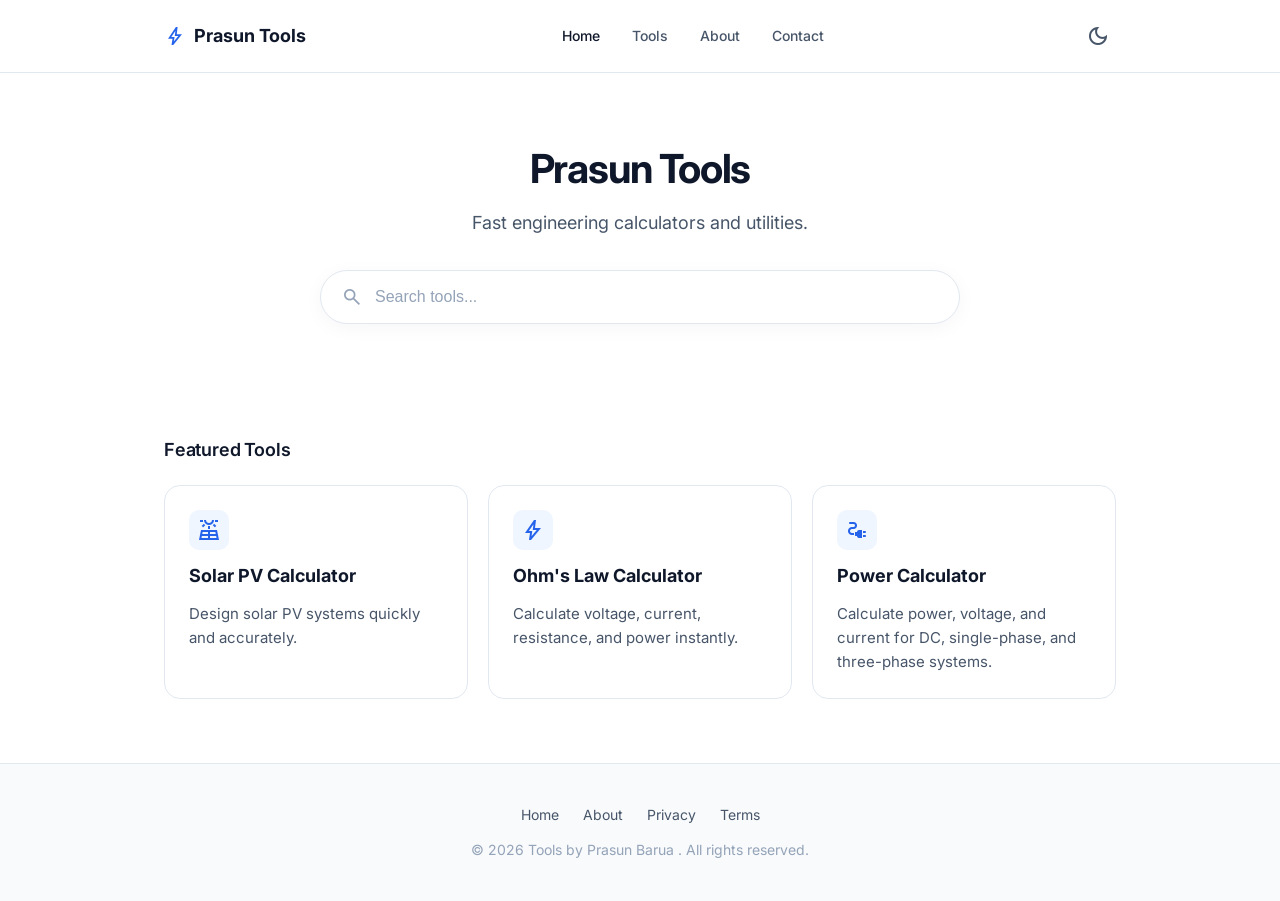
<file: index.html>
<!DOCTYPE html>
<html lang="en" data-theme="light">
<head>
    <!-- Google tag (gtag.js) -->
<script async src="https://www.googletagmanager.com/gtag/js?id=G-D5NNN0SFP0"></script>
<script>
  window.dataLayer = window.dataLayer || [];
  function gtag(){dataLayer.push(arguments);}
  gtag('js', new Date());

  gtag('config', 'G-D5NNN0SFP0');
</script>

    <meta charset="UTF-8">
    <meta name="viewport" content="width=device-width, initial-scale=1.0">
    <title>Prasun Tools — Fast engineering calculators and utilities</title>
    <meta name="description" content="Fast, free, and privacy-friendly engineering calculators and utilities for professionals.">

    
    <!-- Canonical Link -->
    <link rel="canonical" href="https://tools.prasunbarua.com/">

    <!-- Favicon -->
    <link rel="icon" type="image/x-icon" href="/favicon.ico">
    
    <!-- Google Material Symbols -->
    <link rel="stylesheet" href="https://fonts.googleapis.com/css2?family=Material+Symbols+Outlined:opsz,wght,FILL,GRAD@24,400,1,0" />
    
    <!-- Google Fonts -->
    <link rel="preconnect" href="https://fonts.googleapis.com">
    <link rel="preconnect" href="https://fonts.gstatic.com" crossorigin>
    <link href="https://fonts.googleapis.com/css2?family=Inter:wght@400;500;600;700&display=swap" rel="stylesheet">

    <!-- Theme Initializer Script to prevent flash -->
    <script>
        const updateThemeFromDevice = () => {
            const systemPrefersDark = window.matchMedia('(prefers-color-scheme: dark)').matches;
            document.documentElement.setAttribute('data-theme', systemPrefersDark ? 'dark' : 'light');
        };
        updateThemeFromDevice();
        window.matchMedia('(prefers-color-scheme: dark)').addEventListener('change', (e) => {
            document.documentElement.setAttribute('data-theme', e.matches ? 'dark' : 'light');
        });
    </script>

    <style>
        /* CSS Variables - Modern Engineering Theme */
        :root {
            --bg-main: #ffffff;
            --bg-secondary: #f8fafc;
            --surface: #ffffff;
            --surface-hover: #f1f5f9;
            --text-primary: #0f172a;
            --text-secondary: #475569;
            --text-muted: #94a3b8;
            --border-light: #e2e8f0;
            --border-hover: #cbd5e1;
            --brand-blue: #2563eb;
            --brand-blue-light: #eff6ff;
            
            --font-sans: 'Inter', -apple-system, BlinkMacSystemFont, "Segoe UI", Roboto, sans-serif;
            --radius-lg: 16px;
            --radius-full: 9999px;
            --transition-smooth: 0.25s ease;
            --container-width: 1000px;
        }

        [data-theme="dark"] {
            --bg-main: #020617;
            --bg-secondary: #0f172a;
            --surface: #0f172a;
            --surface-hover: #1e293b;
            --text-primary: #f8fafc;
            --text-secondary: #94a3b8;
            --text-muted: #64748b;
            --border-light: #1e293b;
            --border-hover: #334155;
            --brand-blue: #3b82f6;
            --brand-blue-light: rgba(59, 130, 246, 0.1);
        }

        *, *::before, *::after { box-sizing: border-box; margin: 0; padding: 0; }
        body {
            font-family: var(--font-sans);
            background-color: var(--bg-main);
            color: var(--text-primary);
            line-height: 1.6;
            -webkit-font-smoothing: antialiased;
        }
        
        a { text-decoration: none; color: inherit; }
        ul { list-style: none; }
        
        .container {
            width: 100%;
            max-width: var(--container-width);
            margin: 0 auto;
            padding: 0 1.5rem;
        }

        /* Header Navigation */
        .site-header {
            position: sticky;
            top: 0;
            z-index: 100;
            background: var(--bg-main);
            border-bottom: 1px solid var(--border-light);
            backdrop-filter: blur(12px);
        }

        .header-inner {
            display: flex;
            align-items: center;
            justify-content: space-between;
            height: 4.5rem;
        }

        .logo {
            display: flex;
            align-items: center;
            gap: 0.5rem;
            font-weight: 700;
            font-size: 1.125rem;
            color: var(--text-primary);
        }
        
        .logo-icon {
            color: var(--brand-blue);
            font-size: 1.375rem;
        }

        .desktop-nav {
            display: flex;
            align-items: center;
            gap: 2rem;
        }

        .desktop-nav a {
            font-size: 0.875rem;
            font-weight: 500;
            color: var(--text-secondary);
            transition: color var(--transition-smooth);
        }

        .desktop-nav a:hover, .desktop-nav a.active {
            color: var(--text-primary);
        }

        .header-actions {
            display: flex;
            align-items: center;
            gap: 0.75rem;
        }

        .icon-btn {
            background: none;
            border: none;
            cursor: pointer;
            color: var(--text-secondary);
            display: flex;
            align-items: center;
            justify-content: center;
            width: 2.25rem;
            height: 2.25rem;
            border-radius: var(--radius-full);
            transition: background var(--transition-smooth), color var(--transition-smooth);
        }
        .icon-btn:hover {
            background: var(--surface-hover);
            color: var(--text-primary);
        }

        .mobile-menu-btn { display: none; }

        /* Mobile Menu */
        .mobile-menu {
            display: none;
            position: fixed;
            top: 4.5rem;
            left: 0;
            right: 0;
            background: var(--bg-main);
            border-bottom: 1px solid var(--border-light);
            padding: 1.5rem;
            flex-direction: column;
            gap: 1rem;
            z-index: 99;
        }
        .mobile-menu.active { display: flex; }
        .mobile-menu a {
            font-size: 1.125rem;
            font-weight: 600;
            color: var(--text-primary);
            padding: 0.5rem 0;
            border-bottom: 1px solid var(--border-light);
        }

        /* Hero Section */
        .hero-section {
            padding: 4rem 0 2.5rem;
            text-align: center;
        }

        .hero-section h1 {
            font-size: 2.5rem;
            letter-spacing: -0.03em;
            margin-bottom: 0.5rem;
            color: var(--text-primary);
        }
        
        .hero-section p {
            font-size: 1.125rem;
            color: var(--text-secondary);
            margin-bottom: 2rem;
        }

        /* Clean Search Box */
        .search-wrapper {
            width: 100%;
            max-width: 640px;
            margin: 0 auto 3rem;
        }

        .search-container {
            display: flex;
            align-items: center;
            background: var(--surface);
            border: 1px solid var(--border-light);
            border-radius: var(--radius-full);
            height: 54px;
            padding: 0 1.25rem;
            gap: 0.75rem;
            box-shadow: 0 4px 20px rgba(0,0,0,0.04);
            transition: all var(--transition-smooth);
        }

        .search-container:focus-within {
            border-color: var(--brand-blue);
            box-shadow: 0 0 0 3px rgba(37,99,235,0.12);
        }

        .search-icon {
            color: var(--text-muted);
            font-size: 22px;
            flex-shrink: 0;
        }

        .search-container input {
            flex: 1;
            width: 100%;
            border: none;
            outline: none;
            background: transparent;
            color: var(--text-primary);
            font-size: 1rem;
            line-height: 1.5;
        }

        .search-container input::placeholder {
            color: var(--text-muted);
        }

        /* Featured Tools Section */
        .featured-tools {
            padding: 1.5rem 0 4rem;
        }

        .section-title {
            font-size: 1.125rem;
            font-weight: 600;
            margin-bottom: 1.25rem;
            color: var(--text-primary);
            letter-spacing: -0.01em;
        }

        .tool-grid {
            display: grid;
            grid-template-columns: repeat(auto-fit, minmax(280px, 1fr));
            gap: 1.25rem;
        }

        .tool-card {
            background: var(--surface);
            border: 1px solid var(--border-light);
            border-radius: var(--radius-lg);
            padding: 1.5rem;
            transition: all var(--transition-smooth);
            display: flex;
            flex-direction: column;
            gap: 0.75rem;
            position: relative;
        }

        .tool-card:hover {
            border-color: var(--border-hover);
            transform: translateY(-2px);
            box-shadow: 0 6px 16px rgba(0,0,0,0.04);
        }

        .tool-icon-wrapper {
            font-size: 24px;
            color: var(--brand-blue);
            background: var(--brand-blue-light);
            padding: 0.5rem;
            border-radius: 10px;
            width: fit-content;
            display: flex;
            align-items: center;
            justify-content: center;
        }

        .tool-card h3 {
            font-size: 1.125rem;
            color: var(--text-primary);
        }

        .tool-card p {
            font-size: 0.9375rem;
            color: var(--text-secondary);
        }

        /* No Results State */
        .no-results {
            display: none;
            text-align: center;
            padding: 3rem 0;
            color: var(--text-muted);
            font-size: 0.9375rem;
            grid-column: 1 / -1;
        }

        /* Footer */
        .site-footer {
            border-top: 1px solid var(--border-light);
            padding: 2.5rem 0;
            text-align: center;
            font-size: 0.875rem;
            color: var(--text-muted);
            background: var(--bg-secondary);
        }

        .footer-links {
            display: flex;
            justify-content: center;
            gap: 1.5rem;
            margin-bottom: 0.75rem;
        }

        .footer-links a {
            color: var(--text-secondary);
            transition: color var(--transition-smooth);
        }
        .footer-links a:hover { color: var(--text-primary); }

        /* Mobile Adjustments */
        @media(max-width: 768px) {
            .desktop-nav { display: none; }
            .mobile-menu-btn { display: flex; }
            .hero-section { padding: 3rem 0 2rem; }
            .hero-section h1 { font-size: 2.125rem; }
            .search-container { height: 48px; padding: 0 1rem; }
        }
    </style>
    <script async src="https://pagead2.googlesyndication.com/pagead/js/adsbygoogle.js?client=ca-pub-8736637194399168"
     crossorigin="anonymous"></script>
</head>

<body>

    <!-- Header Navigation -->
    <header class="site-header">
        <div class="container header-inner">
            <a href="/" class="logo" aria-label="Prasun Tools Home">
                <span class="material-symbols-outlined logo-icon" aria-hidden="true">bolt</span>
                <span>Prasun Tools</span>
            </a>
            
            <nav class="desktop-nav" aria-label="Main Navigation">
                <a href="/" class="active">Home</a>
                <a href="#tools-grid">Tools</a>
                <a href="/about.html">About</a>
                <a href="/contact.html">Contact</a>
            </nav>

            <div class="header-actions">
                <button id="theme-toggle" class="icon-btn" aria-label="Toggle dark and light mode">
                    <span class="material-symbols-outlined" aria-hidden="true">dark_mode</span>
                </button>
                <button class="icon-btn mobile-menu-btn" aria-label="Open navigation menu" aria-expanded="false" aria-controls="mobile-menu">
                    <span class="material-symbols-outlined" aria-hidden="true">menu</span>
                </button>
            </div>
        </div>
    </header>

    <!-- Mobile Dropdown Menu -->
    <nav id="mobile-menu" class="mobile-menu" aria-label="Mobile Navigation">
        <a href="/">Home</a>
        <a href="#tools-grid">Tools</a>
        <a href="/about.html">About</a>
        <a href="/contact.html">Contact</a>
    </nav>

    <!-- Main Content Area -->
    <main>
        
        <!-- Hero Section -->
        <section class="hero-section">
            <div class="container">
                <h1>Prasun Tools</h1>
                <p>Fast engineering calculators and utilities.</p>
                
                <!-- Search Box -->
                <div class="search-wrapper">
                    <div class="search-container" role="search">
                        <span class="material-symbols-outlined search-icon" aria-hidden="true">search</span>
                        <input 
                            type="text" 
                            id="tool-search"
                            placeholder="Search tools..."
                            aria-label="Search tools"
                            autocomplete="off"
                        >
                    </div>
                </div>
            </div>
        </section>

        <!-- Featured Tools Section -->
        <section class="featured-tools">
            <div class="container">
                <h2 class="section-title">Featured Tools</h2>
                
                <div class="tool-grid" id="tools-grid">
                    
                    <!-- Solar PV Calculator Card -->
                    <a href="/tools/solar-pv-calculator.html" class="tool-card" data-name="solar pv calculator energy design panels system">
                        <div class="tool-icon-wrapper">
                            <span class="material-symbols-outlined" aria-hidden="true">solar_power</span>
                        </div>
                        <h3>Solar PV Calculator</h3>
                        <p>Design solar PV systems quickly and accurately.</p>
                    </a>

                    <!-- Ohm's Law / Electrical Calculator Card -->
                    <a href="/tools/ohms-law-calculator.html" class="tool-card" data-name="electrical calculator ohms law voltage current resistance power">
                        <div class="tool-icon-wrapper">
                            <span class="material-symbols-outlined" aria-hidden="true">bolt</span>
                        </div>
                        <h3>Ohm's Law Calculator</h3>
                        <p>Calculate voltage, current, resistance, and power instantly.</p>
                    </a>

                    <!-- Power Calculator Card -->
<a href="/tools/power-calculator.html"
   class="tool-card"
   data-name="power calculator electrical power dc ac single phase three phase voltage current power factor">

    <div class="tool-icon-wrapper">
        <span class="material-symbols-outlined" aria-hidden="true">
            electrical_services
        </span>
    </div>

    <h3>Power Calculator</h3>

    <p>
        Calculate power, voltage, and current for DC,
        single-phase, and three-phase systems.
    </p>

</a>

                    <!-- Empty State Message -->
                    <div id="no-results-msg" class="no-results">
                        No tools found matching your search. Try searching for "solar" or "ohm".
                    </div>

                </div>
            </div>
        </section>

    </main>

    <!-- Footer Section -->
    <footer class="site-footer">
        <div class="container">
            <div class="footer-links">
                <a href="/">Home</a>
                <a href="/about.html">About</a>
                <a href="/privacy-policy.html">Privacy</a>
                <a href="/terms.html">Terms</a>
            </div>
            <p>
    &copy; 2026 Tools by
    <a href="https://www.prasunbarua.com"
       target="_blank"
       rel="noopener noreferrer">
        Prasun Barua
    </a>.
    All rights reserved.
</p>
        </div>
    </footer>

    <!-- Client-Side Functionality: Theme Toggle, Search Filter, and Mobile Navigation -->
    <script>
        // 1. Theme Toggle Management
        const themeToggle = document.getElementById('theme-toggle');
        const themeIcon = themeToggle.querySelector('.material-symbols-outlined');

        const updateThemeIcon = (theme) => {
            themeIcon.textContent = theme === 'dark' ? 'light_mode' : 'dark_mode';
        };

        // Initialize icon based on current document attribute
        updateThemeIcon(document.documentElement.getAttribute('data-theme'));

        themeToggle.addEventListener('click', () => {
            const currentTheme = document.documentElement.getAttribute('data-theme');
            const newTheme = currentTheme === 'dark' ? 'light' : 'dark';
            document.documentElement.setAttribute('data-theme', newTheme);
            updateThemeIcon(newTheme);
        });

        // 2. Mobile Navigation Toggle
        const mobileMenuBtn = document.querySelector('.mobile-menu-btn');
        const mobileMenu = document.getElementById('mobile-menu');
        const menuIcon = mobileMenuBtn.querySelector('.material-symbols-outlined');

        mobileMenuBtn.addEventListener('click', () => {
            const isOpen = mobileMenu.classList.toggle('active');
            mobileMenuBtn.setAttribute('aria-expanded', isOpen);
            menuIcon.textContent = isOpen ? 'close' : 'menu';
        });

        // Close mobile menu when clicking any link
        mobileMenu.querySelectorAll('a').forEach(link => {
            link.addEventListener('click', () => {
                mobileMenu.classList.remove('active');
                mobileMenuBtn.setAttribute('aria-expanded', 'false');
                menuIcon.textContent = 'menu';
            });
        });

        // 3. Instant Live Search Filtering
        const searchInput = document.getElementById('tool-search');
        const toolCards = document.querySelectorAll('.tool-card');
        const noResultsMsg = document.getElementById('no-results-msg');

        searchInput.addEventListener('input', (e) => {
            const query = e.target.value.toLowerCase().trim();
            let visibleCount = 0;

            toolCards.forEach(card => {
                const keywords = card.getAttribute('data-name') || '';
                const title = card.querySelector('h3').textContent.toLowerCase();
                const description = card.querySelector('p').textContent.toLowerCase();

                if (keywords.includes(query) || title.includes(query) || description.includes(query)) {
                    card.style.display = 'flex';
                    visibleCount++;
                } else {
                    card.style.display = 'none';
                }
            });

            // Handle empty state message display
            if (visibleCount === 0) {
                noResultsMsg.style.display = 'block';
            } else {
                noResultsMsg.style.display = 'none';
            }
        });
    </script>
</body>
</html>
</file>
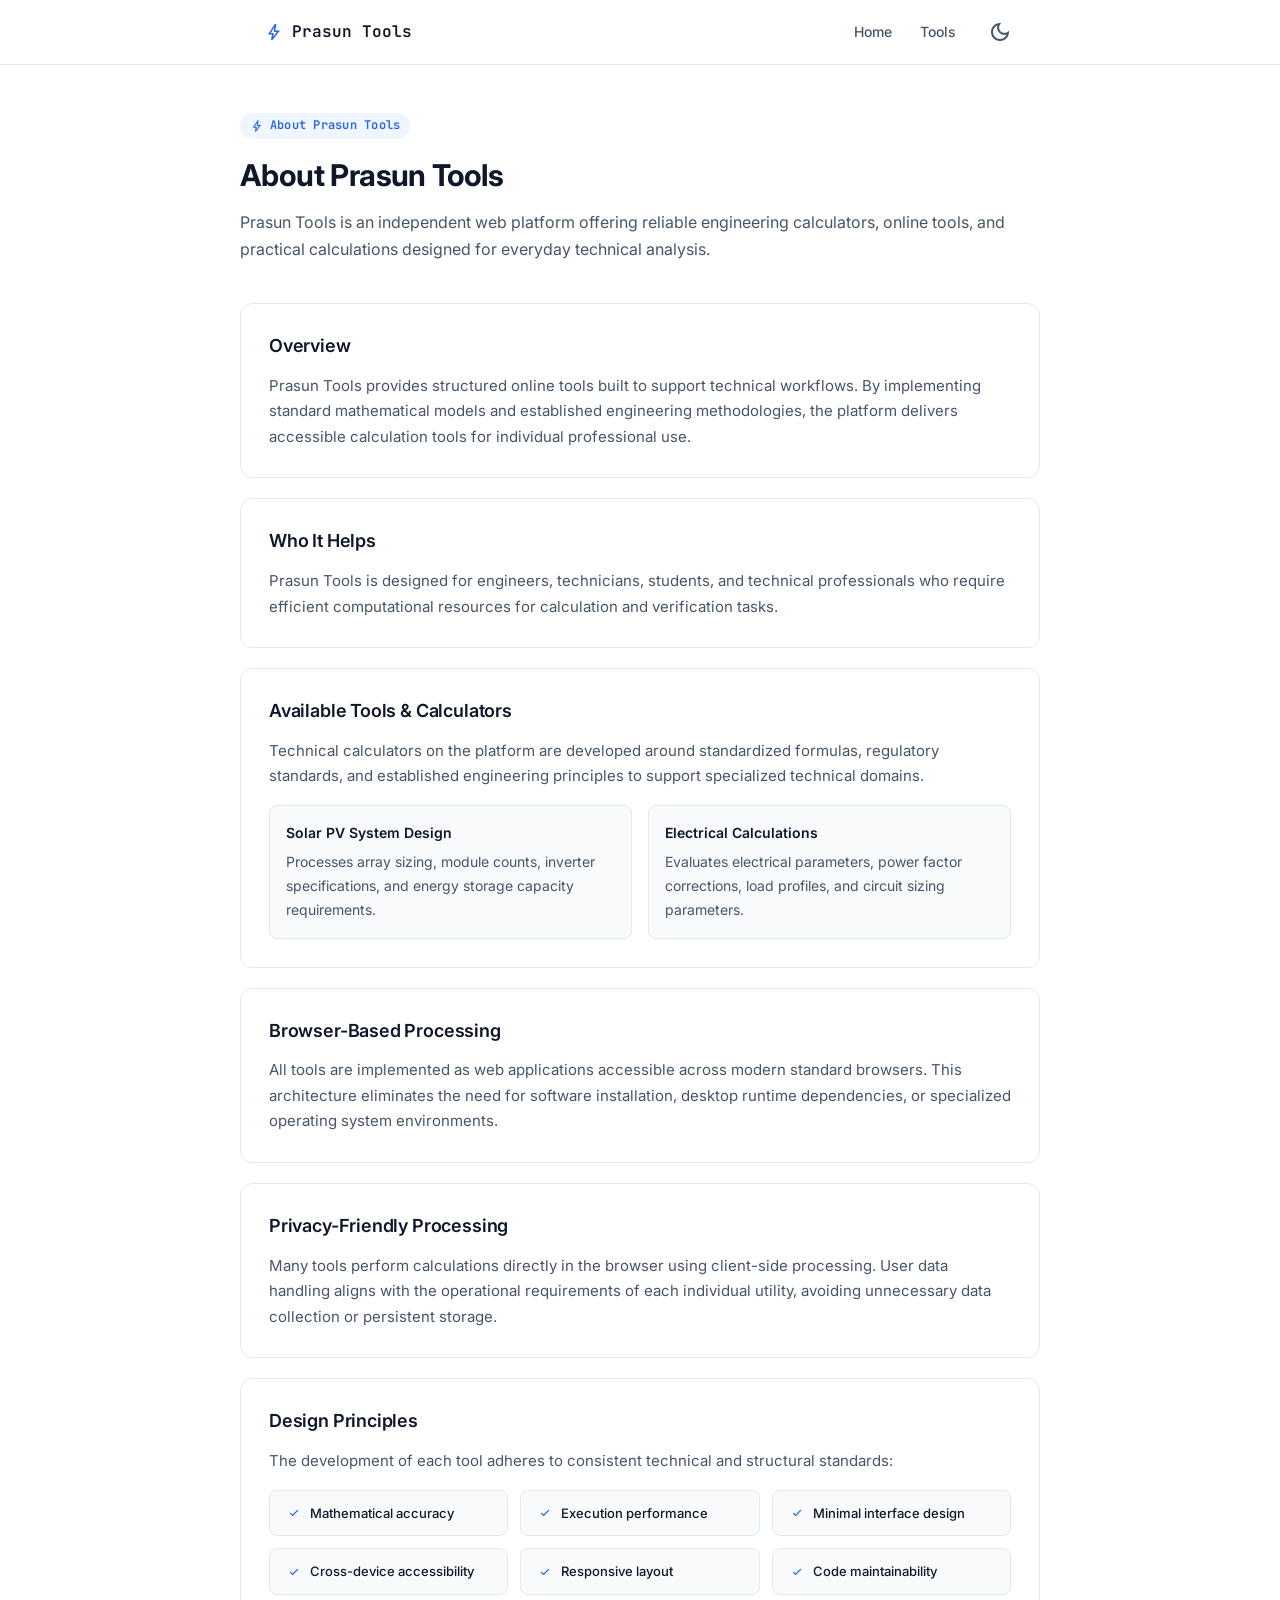
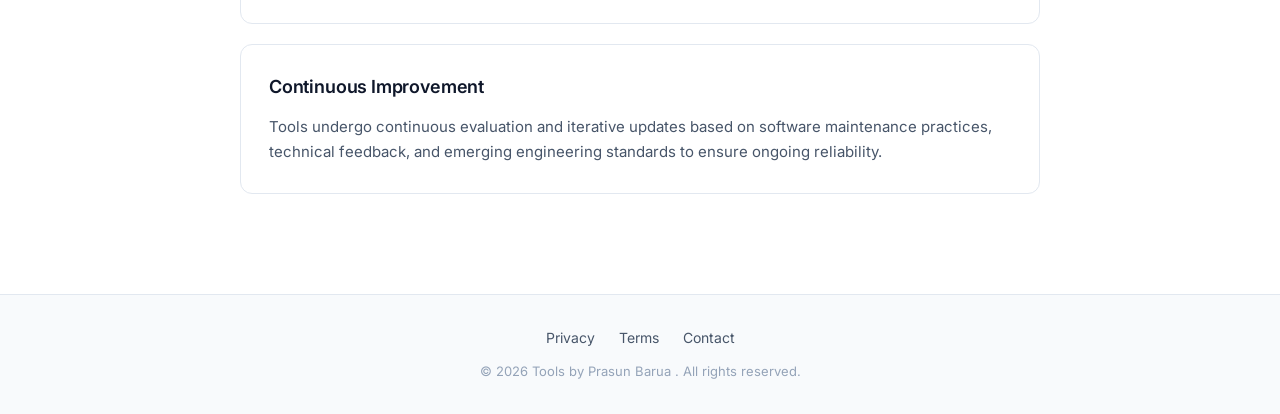
<file: about.html>
<!DOCTYPE html>
<html lang="en" data-theme="light">
<head>
    <!-- Google tag (gtag.js) -->
<script async src="https://www.googletagmanager.com/gtag/js?id=G-D5NNN0SFP0"></script>
<script>
  window.dataLayer = window.dataLayer || [];
  function gtag(){dataLayer.push(arguments);}
  gtag('js', new Date());

  gtag('config', 'G-D5NNN0SFP0');
</script>

    <meta charset="UTF-8">
    <meta name="viewport" content="width=device-width, initial-scale=1.0">
    <title>About — Prasun Tools</title>
    <meta name="description" content="Learn more about Prasun Tools, an independent web platform offering reliable engineering calculators, online tools, and practical technical calculations.">
    <link rel="canonical" href="https://tools.prasunbarua.com/about.html">
    <meta name="robots" content="index, follow">

    <!-- Open Graph Meta Tags -->
    <meta property="og:title" content="About — Prasun Tools">
    <meta property="og:description" content="Learn more about Prasun Tools, an independent web platform offering reliable engineering calculators, online tools, and practical technical calculations.">
    <meta property="og:url" content="https://tools.prasunbarua.com/about.html">
    <meta property="og:type" content="website">
    <meta property="og:site_name" content="Prasun Tools">

    <!-- Google Fonts & Material Symbols -->
    <link rel="preconnect" href="https://fonts.googleapis.com">
    <link rel="preconnect" href="https://fonts.gstatic.com" crossorigin>
    <link rel="stylesheet" href="https://fonts.googleapis.com/css2?family=Inter:wght@400;500;600;700&family=JetBrains+Mono:wght@400;500&display=swap">
    <link rel="stylesheet" href="https://fonts.googleapis.com/css2?family=Material+Symbols+Outlined:opsz,wght,FILL,GRAD@24,400,0,0" />

    <!-- Theme Initializer Script -->
    <script>
        const savedTheme = localStorage.getItem('theme') || 
            (window.matchMedia('(prefers-color-scheme: dark)').matches ? 'dark' : 'light');
        document.documentElement.setAttribute('data-theme', savedTheme);
    </script>

    <style>
        :root {
            --bg-main: #ffffff;
            --bg-secondary: #f8fafc;
            --surface: #ffffff;
            --surface-hover: #f1f5f9;
            --text-primary: #0f172a;
            --text-secondary: #475569;
            --text-muted: #94a3b8;
            --border-light: #e2e8f0;
            --border-hover: #cbd5e1;
            --brand-blue: #2563eb;
            --brand-blue-hover: #1d4ed8;
            --brand-blue-light: #eff6ff;
            
            --font-sans: 'Inter', -apple-system, BlinkMacSystemFont, "Segoe UI", Roboto, sans-serif;
            --font-mono: 'JetBrains Mono', monospace;
            --radius-lg: 12px;
            --radius-md: 8px;
            --radius-full: 9999px;
            --transition-smooth: 0.2s ease;
            --container-width: 800px;
        }

        [data-theme="dark"] {
            --bg-main: #020617;
            --bg-secondary: #0f172a;
            --surface: #0f172a;
            --surface-hover: #1e293b;
            --text-primary: #f8fafc;
            --text-secondary: #94a3b8;
            --text-muted: #64748b;
            --border-light: #1e293b;
            --border-hover: #334155;
            --brand-blue: #3b82f6;
            --brand-blue-hover: #60a5fa;
            --brand-blue-light: rgba(59, 130, 246, 0.1);
        }

        *, *::before, *::after { box-sizing: border-box; margin: 0; padding: 0; }
        body {
            font-family: var(--font-sans);
            background-color: var(--bg-main);
            color: var(--text-primary);
            line-height: 1.6;
            -webkit-font-smoothing: antialiased;
        }

        a { text-decoration: none; color: inherit; }
        ul { list-style: none; }

        .container {
            width: 100%;
            max-width: var(--container-width);
            margin: 0 auto;
            padding: 0 1.5rem;
        }

        /* Header Navigation */
        .site-header {
            position: sticky;
            top: 0;
            z-index: 100;
            background: var(--bg-main);
            border-bottom: 1px solid var(--border-light);
            backdrop-filter: blur(12px);
        }

        .header-inner {
            display: flex;
            align-items: center;
            justify-content: space-between;
            height: 4rem;
        }

        .logo {
            display: flex;
            align-items: center;
            gap: 0.5rem;
            font-weight: 600;
            font-size: 1rem;
            color: var(--text-primary);
            font-family: var(--font-mono);
        }

        .logo-icon {
            color: var(--brand-blue);
            font-size: 1.25rem;
        }

        .nav-links {
            display: flex;
            align-items: center;
            gap: 1.75rem;
        }

        .nav-links a {
            font-size: 0.875rem;
            font-weight: 500;
            color: var(--text-secondary);
            transition: color var(--transition-smooth);
        }

        .nav-links a:hover {
            color: var(--text-primary);
        }

        .theme-toggle-btn {
            background: none;
            border: none;
            cursor: pointer;
            color: var(--text-secondary);
            display: flex;
            align-items: center;
            justify-content: center;
            width: 2rem;
            height: 2rem;
            border-radius: var(--radius-full);
            transition: background var(--transition-smooth), color var(--transition-smooth);
        }

        .theme-toggle-btn:hover {
            background: var(--surface-hover);
            color: var(--text-primary);
        }

        /* Main Content Area */
        .about-main {
            padding: 3rem 0 5rem;
        }

        .about-hero {
            margin-bottom: 2.5rem;
            text-align: left;
        }

        .tool-badge-pill {
            display: inline-flex;
            align-items: center;
            gap: 0.375rem;
            background: var(--brand-blue-light);
            color: var(--brand-blue);
            font-size: 0.75rem;
            font-weight: 600;
            padding: 0.2rem 0.625rem;
            border-radius: var(--radius-full);
            margin-bottom: 0.75rem;
            font-family: var(--font-mono);
            letter-spacing: 0.02em;
        }

        .tool-badge-pill .material-symbols-outlined {
            font-size: 0.875rem;
        }

        .about-hero h1 {
            font-size: 1.875rem;
            font-weight: 700;
            letter-spacing: -0.02em;
            margin-bottom: 0.625rem;
            color: var(--text-primary);
        }

        .about-hero p {
            font-size: 1rem;
            color: var(--text-secondary);
            line-height: 1.7;
        }

        /* Content Sections */
        .content-card {
            background: var(--surface);
            border: 1px solid var(--border-light);
            border-radius: var(--radius-lg);
            padding: 1.75rem;
            margin-bottom: 1.25rem;
        }

        .content-card h2 {
            font-size: 1.125rem;
            font-weight: 600;
            color: var(--text-primary);
            margin-bottom: 0.75rem;
            letter-spacing: -0.01em;
        }

        .content-card p {
            font-size: 0.9375rem;
            color: var(--text-secondary);
            margin-bottom: 0.875rem;
            line-height: 1.7;
        }

        .content-card p:last-child {
            margin-bottom: 0;
        }

        /* Specs & Grids */
        .specs-grid {
            display: grid;
            grid-template-columns: repeat(2, 1fr);
            gap: 1rem;
            margin-top: 1rem;
        }

        @media (max-width: 640px) {
            .specs-grid {
                grid-template-columns: 1fr;
            }
        }

        .spec-item {
            background: var(--bg-secondary);
            border: 1px solid var(--border-light);
            border-radius: var(--radius-md);
            padding: 1rem;
        }

        .spec-item h3 {
            font-size: 0.875rem;
            font-weight: 600;
            color: var(--text-primary);
            margin-bottom: 0.375rem;
        }

        .spec-item p {
            font-size: 0.875rem;
            color: var(--text-secondary);
            margin: 0;
        }

        .principles-list {
            display: grid;
            grid-template-columns: repeat(3, 1fr);
            gap: 0.75rem;
            margin-top: 1rem;
        }

        @media (max-width: 640px) {
            .principles-list {
                grid-template-columns: 1fr;
            }
        }

        .principle-badge {
            background: var(--bg-secondary);
            border: 1px solid var(--border-light);
            border-radius: var(--radius-md);
            padding: 0.75rem 1rem;
            font-size: 0.8125rem;
            font-weight: 500;
            color: var(--text-primary);
            display: flex;
            align-items: center;
            gap: 0.5rem;
        }

        .principle-badge .material-symbols-outlined {
            color: var(--brand-blue);
            font-size: 1rem;
        }

        /* Footer */
        .site-footer {
            border-top: 1px solid var(--border-light);
            padding: 2rem 0;
            text-align: center;
            font-size: 0.8125rem;
            color: var(--text-muted);
            background: var(--bg-secondary);
        }

        .footer-content {
            display: flex;
            flex-direction: column;
            align-items: center;
            gap: 0.75rem;
        }

        .footer-nav {
            display: flex;
            gap: 1.5rem;
            font-size: 0.875rem;
        }

        .footer-nav a {
            color: var(--text-secondary);
            transition: color var(--transition-smooth);
        }

        .footer-nav a:hover {
            color: var(--text-primary);
        }

        .privacy-badge {
            display: inline-flex;
            align-items: center;
            gap: 0.375rem;
            font-size: 0.8125rem;
            color: var(--text-secondary);
        }

        .privacy-badge .material-symbols-outlined {
            font-size: 1rem;
        }
    </style>

    <!-- JSON-LD Structured Data -->
    <script type="application/ld+json">
    {
      "@context": "https://schema.org",
      "@graph": [
        {
          "@type": "WebSite",
          "@id": "https://tools.prasunbarua.com/#website",
          "url": "https://tools.prasunbarua.com/",
          "name": "Prasun Tools",
          "description": "Browser-based engineering calculators and technical utilities.",
          "inLanguage": "en"
        },
        {
          "@type": "AboutPage",
          "@id": "https://tools.prasunbarua.com/about.html#webpage",
          "url": "https://tools.prasunbarua.com/about.html",
          "name": "About — Prasun Tools",
          "isPartOf": {
            "@id": "https://tools.prasunbarua.com/#website"
          },
          "description": "Overview of Prasun Tools, providing reliable engineering calculators, online tools, and practical technical calculations."
        }
      ]
    }
    </script>
    <script async src="https://pagead2.googlesyndication.com/pagead/js/adsbygoogle.js?client=ca-pub-8736637194399168"
     crossorigin="anonymous"></script>
</head>
<body>

    <!-- Header Section -->
    <header class="site-header">
        <div class="container header-inner">
            <a href="/" class="logo" aria-label="Prasun Tools Home">
                <span class="material-symbols-outlined logo-icon" aria-hidden="true">bolt</span>
                <span>Prasun Tools</span>
            </a>
            <nav class="nav-links" aria-label="Main Navigation">
                <a href="/">Home</a>
                <a href="/#tools-grid">Tools</a>
                <button id="theme-toggle" class="theme-toggle-btn" aria-label="Toggle theme">
                    <span class="material-symbols-outlined" aria-hidden="true">dark_mode</span>
                </button>
            </nav>
        </div>
    </header>

    <!-- Main Content -->
    <main class="container about-main">
        <div class="about-hero">
            <div class="tool-badge-pill">
                <span class="material-symbols-outlined" aria-hidden="true">bolt</span>
                <span>About Prasun Tools</span>
            </div>
            <h1>About Prasun Tools</h1>
            <p>Prasun Tools is an independent web platform offering reliable engineering calculators, online tools, and practical calculations designed for everyday technical analysis.</p>
        </div>

        <!-- Platform Overview -->
        <section class="content-card">
            <h2>Overview</h2>
            <p>Prasun Tools provides structured online tools built to support technical workflows. By implementing standard mathematical models and established engineering methodologies, the platform delivers accessible calculation tools for individual professional use.</p>
        </section>

        <!-- Target Audience -->
        <section class="content-card">
            <h2>Who It Helps</h2>
            <p>Prasun Tools is designed for engineers, technicians, students, and technical professionals who require efficient computational resources for calculation and verification tasks.</p>
        </section>

        <!-- Engineering Focus -->
        <section class="content-card">
            <h2>Available Tools & Calculators</h2>
            <p>Technical calculators on the platform are developed around standardized formulas, regulatory standards, and established engineering principles to support specialized technical domains.</p>
            <div class="specs-grid">
                <div class="spec-item">
                    <h3>Solar PV System Design</h3>
                    <p>Processes array sizing, module counts, inverter specifications, and energy storage capacity requirements.</p>
                </div>
                <div class="spec-item">
                    <h3>Electrical Calculations</h3>
                    <p>Evaluates electrical parameters, power factor corrections, load profiles, and circuit sizing parameters.</p>
                </div>
            </div>
        </section>

        <!-- Browser-Based Utilities -->
        <section class="content-card">
            <h2>Browser-Based Processing</h2>
            <p>All tools are implemented as web applications accessible across modern standard browsers. This architecture eliminates the need for software installation, desktop runtime dependencies, or specialized operating system environments.</p>
        </section>

        <!-- Privacy Approach -->
        <section class="content-card">
            <h2>Privacy-Friendly Processing</h2>
            <p>Many tools perform calculations directly in the browser using client-side processing. User data handling aligns with the operational requirements of each individual utility, avoiding unnecessary data collection or persistent storage.</p>
        </section>

        <!-- Design Principles -->
        <section class="content-card">
            <h2>Design Principles</h2>
            <p>The development of each tool adheres to consistent technical and structural standards:</p>
            <div class="principles-list">
                <div class="principle-badge">
                    <span class="material-symbols-outlined" aria-hidden="true">check</span> Mathematical accuracy
                </div>
                <div class="principle-badge">
                    <span class="material-symbols-outlined" aria-hidden="true">check</span> Execution performance
                </div>
                <div class="principle-badge">
                    <span class="material-symbols-outlined" aria-hidden="true">check</span> Minimal interface design
                </div>
                <div class="principle-badge">
                    <span class="material-symbols-outlined" aria-hidden="true">check</span> Cross-device accessibility
                </div>
                <div class="principle-badge">
                    <span class="material-symbols-outlined" aria-hidden="true">check</span> Responsive layout
                </div>
                <div class="principle-badge">
                    <span class="material-symbols-outlined" aria-hidden="true">check</span> Code maintainability
                </div>
            </div>
        </section>

        <!-- Continuous Improvement -->
        <section class="content-card">
            <h2>Continuous Improvement</h2>
            <p>Tools undergo continuous evaluation and iterative updates based on software maintenance practices, technical feedback, and emerging engineering standards to ensure ongoing reliability.</p>
        </section>
    </main>

    <!-- Footer Section -->
    <footer class="site-footer">
        <div class="container footer-content">
            <nav class="footer-nav" aria-label="Footer Navigation">
                <a href="/privacy-policy.html">Privacy</a>
                <a href="/terms.html">Terms</a>
                <a href="/contact.html">Contact</a>
            </nav>
            <p>
    &copy; 2026 Tools by
    <a href="https://www.prasunbarua.com"
       target="_blank"
       rel="noopener noreferrer">
        Prasun Barua
    </a>.
    All rights reserved.
</p>
        </div>
    </footer>

    <!-- Theme Toggle Script -->
    <script>
        const themeToggleBtn = document.getElementById('theme-toggle');
        const themeIcon = themeToggleBtn.querySelector('.material-symbols-outlined');

        function updateThemeIcon(theme) {
            themeIcon.textContent = theme === 'dark' ? 'light_mode' : 'dark_mode';
        }

        updateThemeIcon(savedTheme);

        themeToggleBtn.addEventListener('click', () => {
            const currentTheme = document.documentElement.getAttribute('data-theme');
            const newTheme = currentTheme === 'dark' ? 'light' : 'dark';
            document.documentElement.setAttribute('data-theme', newTheme);
            localStorage.setItem('theme', newTheme);
            updateThemeIcon(newTheme);
        });
    </script>
</body>
</html>
</file>
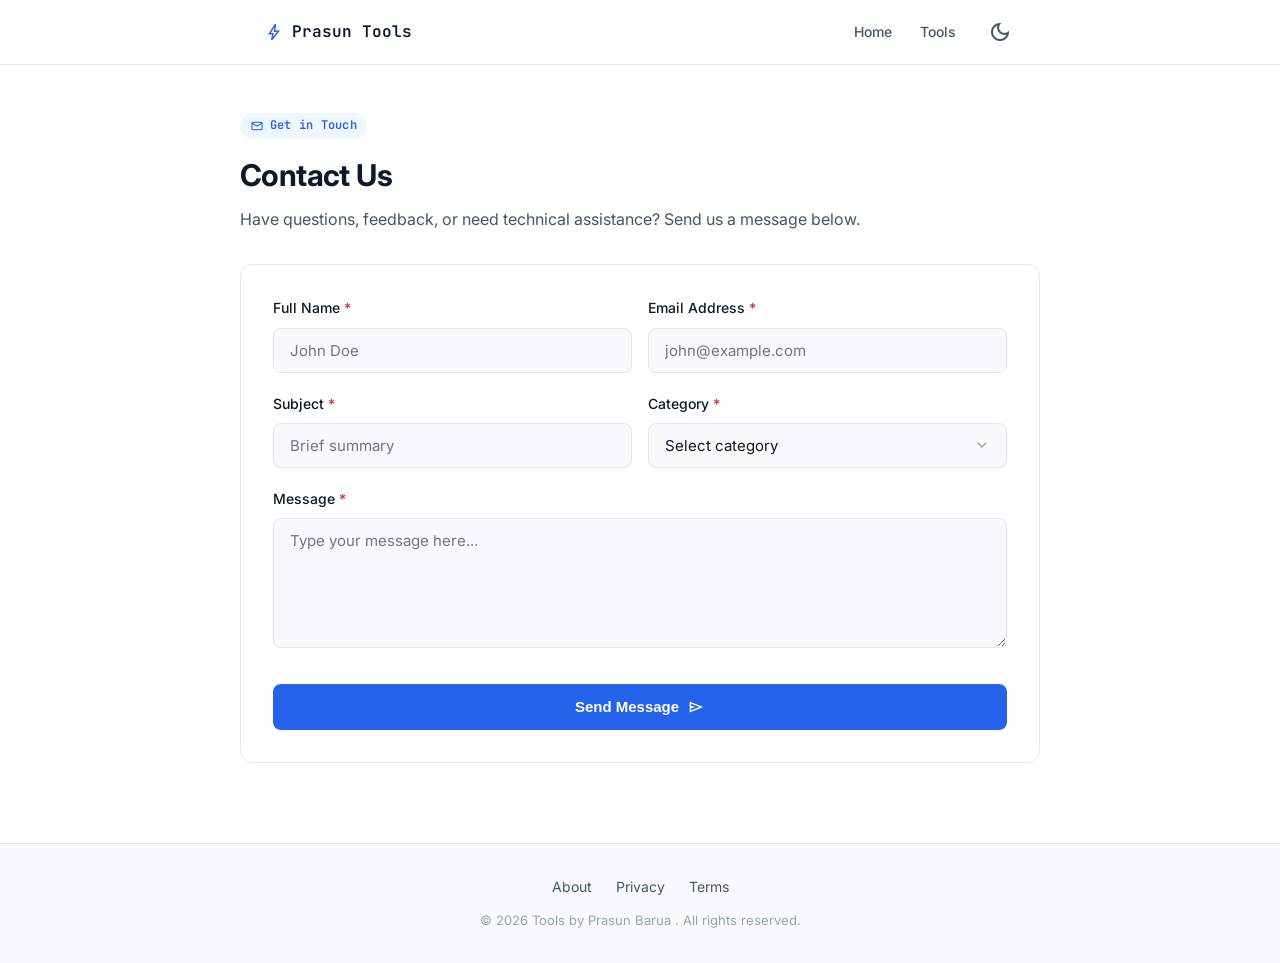
<file: contact.html>
<!DOCTYPE html>
<html lang="en">
<head>
    <!-- Google tag (gtag.js) -->
<script async src="https://www.googletagmanager.com/gtag/js?id=G-D5NNN0SFP0"></script>
<script>
  window.dataLayer = window.dataLayer || [];
  function gtag(){dataLayer.push(arguments);}
  gtag('js', new Date());

  gtag('config', 'G-D5NNN0SFP0');
</script>

    <meta charset="UTF-8">
    <meta name="viewport" content="width=device-width, initial-scale=1.0">
    <title>Contact Us — Prasun Tools</title>
    <meta name="description" content="Get in touch with Prasun Tools for questions, feedback, or technical support.">
    <link rel="canonical" href="https://tools.prasunbarua.com/contact.html">
    <meta name="robots" content="index, follow">

    <!-- Open Graph Meta Tags -->
    <meta property="og:title" content="Contact Us — Prasun Tools">
    <meta property="og:description" content="Get in touch with Prasun Tools for questions, feedback, or technical support.">
    <meta property="og:url" content="https://tools.prasunbarua.com/contact.html">
    <meta property="og:type" content="website">
    <meta property="og:site_name" content="Prasun Tools">

    <!-- Google Fonts & Material Symbols -->
    <link rel="preconnect" href="https://fonts.googleapis.com">
    <link rel="preconnect" href="https://fonts.gstatic.com" crossorigin>
    <link rel="stylesheet" href="https://fonts.googleapis.com/css2?family=Inter:wght@400;500;600;700&family=JetBrains+Mono:wght@400;500&display=swap">
    <link rel="stylesheet" href="https://fonts.googleapis.com/css2?family=Material+Symbols+Outlined:opsz,wght,FILL,GRAD@24,400,0,0" />

    <!-- Theme Initializer Script -->
    <script>
        const savedTheme = localStorage.getItem('theme') || 
            (window.matchMedia('(prefers-color-scheme: dark)').matches ? 'dark' : 'light');
        document.documentElement.setAttribute('data-theme', savedTheme);
    </script>

    <style>
        :root {
            --bg-main: #ffffff;
            --bg-secondary: #f8fafc;
            --surface: #ffffff;
            --surface-hover: #f1f5f9;
            --text-primary: #0f172a;
            --text-secondary: #475569;
            --text-muted: #94a3b8;
            --border-light: #e2e8f0;
            --border-hover: #cbd5e1;
            --brand-blue: #2563eb;
            --brand-blue-hover: #1d4ed8;
            --brand-blue-light: #eff6ff;
            
            --success-bg: rgba(16, 185, 129, 0.08);
            --success-border: rgba(16, 185, 129, 0.3);
            --success-text: #059669;
            --error-bg: rgba(239, 68, 68, 0.08);
            --error-border: rgba(239, 68, 68, 0.3);
            --error-text: #dc2626;

            --font-sans: 'Inter', -apple-system, BlinkMacSystemFont, "Segoe UI", Roboto, sans-serif;
            --font-mono: 'JetBrains Mono', monospace;
            --radius-lg: 12px;
            --radius-md: 8px;
            --radius-full: 9999px;
            --transition-smooth: 0.2s ease;
            --container-width: 800px;
        }

        [data-theme="dark"] {
            --bg-main: #020617;
            --bg-secondary: #0f172a;
            --surface: #0f172a;
            --surface-hover: #1e293b;
            --text-primary: #f8fafc;
            --text-secondary: #94a3b8;
            --text-muted: #64748b;
            --border-light: #1e293b;
            --border-hover: #334155;
            --brand-blue: #3b82f6;
            --brand-blue-hover: #60a5fa;
            --brand-blue-light: rgba(59, 130, 246, 0.1);
            
            --success-bg: rgba(16, 185, 129, 0.15);
            --success-border: rgba(16, 185, 129, 0.3);
            --success-text: #34d399;
            --error-bg: rgba(239, 68, 68, 0.15);
            --error-border: rgba(239, 68, 68, 0.3);
            --error-text: #f87171;
        }

        *, *::before, *::after { box-sizing: border-box; margin: 0; padding: 0; }
        
        body {
            font-family: var(--font-sans);
            background-color: var(--bg-main);
            color: var(--text-primary);
            line-height: 1.6;
            -webkit-font-smoothing: antialiased;
            display: flex;
            flex-direction: column;
            min-height: 100vh;
        }

        a { text-decoration: none; color: inherit; }
        ul { list-style: none; }

        .container {
            width: 100%;
            max-width: var(--container-width);
            margin: 0 auto;
            padding: 0 1.5rem;
        }

        /* Header Navigation */
        .site-header {
            position: sticky;
            top: 0;
            z-index: 100;
            background: var(--bg-main);
            border-bottom: 1px solid var(--border-light);
            backdrop-filter: blur(12px);
        }

        .header-inner {
            display: flex;
            align-items: center;
            justify-content: space-between;
            height: 4rem;
        }

        .logo {
            display: flex;
            align-items: center;
            gap: 0.5rem;
            font-weight: 600;
            font-size: 1rem;
            color: var(--text-primary);
            font-family: var(--font-mono);
        }

        .logo-icon {
            color: var(--brand-blue);
            font-size: 1.25rem;
        }

        .nav-links {
            display: flex;
            align-items: center;
            gap: 1.75rem;
        }

        .nav-links a {
            font-size: 0.875rem;
            font-weight: 500;
            color: var(--text-secondary);
            transition: color var(--transition-smooth);
        }

        .nav-links a:hover {
            color: var(--text-primary);
        }

        .theme-toggle-btn {
            background: none;
            border: none;
            cursor: pointer;
            color: var(--text-secondary);
            display: flex;
            align-items: center;
            justify-content: center;
            width: 2rem;
            height: 2rem;
            border-radius: var(--radius-full);
            transition: background var(--transition-smooth), color var(--transition-smooth);
        }

        .theme-toggle-btn:hover {
            background: var(--surface-hover);
            color: var(--text-primary);
        }

        /* Main Content Area */
        .contact-main {
            flex: 1;
            padding: 3rem 0 5rem;
        }

        .contact-hero {
            margin-bottom: 2rem;
            text-align: left;
        }

        .tool-badge-pill {
            display: inline-flex;
            align-items: center;
            gap: 0.375rem;
            background: var(--brand-blue-light);
            color: var(--brand-blue);
            font-size: 0.75rem;
            font-weight: 600;
            padding: 0.2rem 0.625rem;
            border-radius: var(--radius-full);
            margin-bottom: 0.75rem;
            font-family: var(--font-mono);
            letter-spacing: 0.02em;
        }

        .tool-badge-pill .material-symbols-outlined {
            font-size: 0.875rem;
        }

        .contact-hero h1 {
            font-size: 1.875rem;
            font-weight: 700;
            letter-spacing: -0.02em;
            margin-bottom: 0.5rem;
            color: var(--text-primary);
        }

        .contact-hero p {
            font-size: 1rem;
            color: var(--text-secondary);
            line-height: 1.6;
        }

        /* Contact Card & Form */
        .contact-card {
            background: var(--surface);
            border: 1px solid var(--border-light);
            border-radius: var(--radius-lg);
            padding: 2rem;
        }

        .form-group {
            margin-bottom: 1.25rem;
        }

        .form-row {
            display: grid;
            grid-template-columns: 1fr 1fr;
            gap: 1rem;
        }

        @media (max-width: 640px) {
            .form-row {
                grid-template-columns: 1fr;
            }
            .contact-card {
                padding: 1.25rem;
            }
        }

        label {
            display: block;
            font-weight: 500;
            font-size: 0.875rem;
            margin-bottom: 0.5rem;
            color: var(--text-primary);
        }

        input[type="text"],
        input[type="email"],
        select,
        textarea {
            width: 100%;
            padding: 0.75rem 1rem;
            background-color: var(--bg-secondary);
            border: 1px solid var(--border-light);
            border-radius: var(--radius-md);
            color: var(--text-primary);
            font-family: inherit;
            font-size: 0.9375rem;
            transition: border-color var(--transition-smooth), box-shadow var(--transition-smooth);
            box-sizing: border-box;
        }

        input[type="text"]:focus,
        input[type="email"]:focus,
        select:focus,
        textarea:focus {
            outline: none;
            border-color: var(--brand-blue);
            box-shadow: 0 0 0 3px var(--brand-blue-light);
            background-color: var(--surface);
        }

        select {
            cursor: pointer;
            appearance: none;
            background-image: url("data:image/svg+xml;charset=UTF-8,%3csvg xmlns='http://www.w3.org/2000/svg' viewBox='0 0 24 24' fill='none' stroke='%2394a3b8' stroke-width='2' stroke-linecap='round' stroke-linejoin='round'%3e%3cpolyline points='6 9 12 15 18 9'%3e%3c/polyline%3e%3c/svg%3e");
            background-repeat: no-repeat;
            background-position: right 1rem center;
            background-size: 1rem;
            padding-right: 2.5rem;
        }

        textarea {
            resize: vertical;
            min-height: 130px;
        }

        .btn-primary {
            display: inline-flex;
            align-items: center;
            justify-content: center;
            gap: 0.5rem;
            background-color: var(--brand-blue);
            color: #ffffff;
            width: 100%;
            padding: 0.875rem 1.5rem;
            border: none;
            border-radius: var(--radius-md);
            font-size: 0.9375rem;
            font-weight: 600;
            cursor: pointer;
            transition: background-color var(--transition-smooth), transform 0.1s ease;
            margin-top: 0.5rem;
        }

        .btn-primary:hover:not(:disabled) {
            background-color: var(--brand-blue-hover);
        }

        .btn-primary:disabled {
            opacity: 0.7;
            cursor: not-allowed;
        }

        /* Feedback Messages */
        .form-message {
            padding: 0.875rem 1rem;
            border-radius: var(--radius-md);
            margin-bottom: 1.5rem;
            font-size: 0.875rem;
            display: none;
        }

        .form-message.success {
            background-color: var(--success-bg);
            border: 1px solid var(--success-border);
            color: var(--success-text);
            display: block;
        }

        .form-message.error {
            background-color: var(--error-bg);
            border: 1px solid var(--error-border);
            color: var(--error-text);
            display: block;
        }

        /* Loading Spinner */
        .spinner {
            width: 16px;
            height: 16px;
            border: 2px solid rgba(255,255,255,0.3);
            border-radius: 50%;
            border-top-color: #ffffff;
            animation: spin 0.8s linear infinite;
            display: none;
        }

        @keyframes spin {
            to { transform: rotate(360deg); }
        }

        /* Footer */
        .site-footer {
            border-top: 1px solid var(--border-light);
            padding: 2rem 0;
            text-align: center;
            font-size: 0.8125rem;
            color: var(--text-muted);
            background: var(--bg-secondary);
        }

        .footer-content {
            display: flex;
            flex-direction: column;
            align-items: center;
            gap: 0.75rem;
        }

        .footer-nav {
            display: flex;
            gap: 1.5rem;
            font-size: 0.875rem;
        }

        .footer-nav a {
            color: var(--text-secondary);
            transition: color var(--transition-smooth);
        }

        .footer-nav a:hover {
            color: var(--text-primary);
        }
    </style>
    <script async src="https://pagead2.googlesyndication.com/pagead/js/adsbygoogle.js?client=ca-pub-8736637194399168"
     crossorigin="anonymous"></script>
</head>
<body>

    <!-- Header Section -->
    <header class="site-header">
        <div class="container header-inner">
            <a href="/" class="logo" aria-label="Prasun Tools Home">
                <span class="material-symbols-outlined logo-icon" aria-hidden="true">bolt</span>
                <span>Prasun Tools</span>
            </a>
            <nav class="nav-links" aria-label="Main Navigation">
                <a href="/">Home</a>
                <a href="/#tools-grid">Tools</a>
                <button id="theme-toggle" class="theme-toggle-btn" aria-label="Toggle theme">
                    <span class="material-symbols-outlined" aria-hidden="true">dark_mode</span>
                </button>
            </nav>
        </div>
    </header>

    <!-- Main Content -->
    <main class="container contact-main">
        <div class="contact-hero">
            <div class="tool-badge-pill">
                <span class="material-symbols-outlined" aria-hidden="true">mail</span>
                <span>Get in Touch</span>
            </div>
            <h1>Contact Us</h1>
            <p>Have questions, feedback, or need technical assistance? Send us a message below.</p>
        </div>

        <div class="contact-card">
            <!-- Feedback Notifications -->
            <div id="formSuccess" class="form-message success" aria-live="polite" style="display: none;">
                Thank you! Your message has been sent successfully.
            </div>
            <div id="formError" class="form-message error" aria-live="polite" style="display: none;">
                Please fill out all required fields correctly.
            </div>

            <!-- Contact Form -->
            <form id="contactForm" novalidate>
                <!-- Hidden Spam Protection Honeypot -->
                <input type="text" name="_gotcha" style="display:none !important" tabindex="-1" autocomplete="off" />

                <div class="form-row">
                    <div class="form-group">
                        <label for="fullName">Full Name <span style="color: var(--error-text);">*</span></label>
                        <input type="text" id="fullName" name="fullName" placeholder="John Doe" required autocomplete="name">
                    </div>
                    <div class="form-group">
                        <label for="email">Email Address <span style="color: var(--error-text);">*</span></label>
                        <input type="email" id="email" name="email" placeholder="john@example.com" required autocomplete="email">
                    </div>
                </div>

                <div class="form-row">
                    <div class="form-group">
                        <label for="subject">Subject <span style="color: var(--error-text);">*</span></label>
                        <input type="text" id="subject" name="subject" placeholder="Brief summary" required>
                    </div>
                    <div class="form-group">
                        <label for="category">Category <span style="color: var(--error-text);">*</span></label>
                        <select id="category" name="category" required>
                            <option value="" disabled selected>Select category</option>
                            <option value="General">General Question</option>
                            <option value="Support">Technical Support</option>
                            <option value="Bug">Bug Report</option>
                            <option value="Feature">Feature Request</option>
                        </select>
                    </div>
                </div>

                <div class="form-group">
                    <label for="message">Message <span style="color: var(--error-text);">*</span></label>
                    <textarea id="message" name="message" placeholder="Type your message here..." required></textarea>
                </div>

                <button type="submit" id="submitBtn" class="btn-primary">
                    <span id="btnText">Send Message</span>
                    <div id="btnSpinner" class="spinner"></div>
                    <span class="material-symbols-outlined" id="btnIcon" style="font-size: 18px;" aria-hidden="true">send</span>
                </button>
            </form>
        </div>
    </main>

    <!-- Footer Section -->
    <footer class="site-footer">
        <div class="container footer-content">
            <nav class="footer-nav" aria-label="Footer Navigation">
                <a href="/about.html">About</a>
                <a href="/privacy-policy.html">Privacy</a>
                <a href="/terms.html">Terms</a>
            </nav>
            <p>
                &copy; 2026 Tools by
                <a href="https://www.prasunbarua.com" target="_blank" rel="noopener noreferrer">
                    Prasun Barua
                </a>.
                All rights reserved.
            </p>
        </div>
    </footer>

    <!-- Theme & Form Scripts -->
    <script>
        // Theme Toggle Logic
        const themeToggleBtn = document.getElementById('theme-toggle');
        const themeIcon = themeToggleBtn.querySelector('.material-symbols-outlined');

        function updateThemeIcon(theme) {
            themeIcon.textContent = theme === 'dark' ? 'light_mode' : 'dark_mode';
        }

        updateThemeIcon(savedTheme);

        themeToggleBtn.addEventListener('click', () => {
            const currentTheme = document.documentElement.getAttribute('data-theme');
            const newTheme = currentTheme === 'dark' ? 'light' : 'dark';
            document.documentElement.setAttribute('data-theme', newTheme);
            localStorage.setItem('theme', newTheme);
            updateThemeIcon(newTheme);
        });

        // Cloudflare Worker / Resend Form Handling Logic
        document.addEventListener('DOMContentLoaded', () => {
            const form = document.getElementById('contactForm');
            const submitBtn = document.getElementById('submitBtn');
            const btnText = document.getElementById('btnText');
            const btnSpinner = document.getElementById('btnSpinner');
            const btnIcon = document.getElementById('btnIcon');
            const formSuccess = document.getElementById('formSuccess');
            const formError = document.getElementById('formError');

            if (form) {
                form.addEventListener('submit', async function(e) {
                    e.preventDefault();
                    
                    formSuccess.style.display = 'none';
                    formError.style.display = 'none';

                    if (!form.checkValidity()) {
                        formError.style.display = 'block';
                        return;
                    }

                    submitBtn.disabled = true;
                    btnText.textContent = 'Sending...';
                    btnSpinner.style.display = 'block';
                    btnIcon.style.display = 'none';

                    // Construct payload for Cloudflare Worker & Resend
                    const payload = {
                        name: document.getElementById('fullName').value,
                        email: document.getElementById('email').value,
                        siteName: "Prasun Tools",
                        message: `Category: ${document.getElementById('category').value}\nSubject: ${document.getElementById('subject').value}\n\n${document.getElementById('message').value}`
                    };

                    try {
                        const workerUrl = 'https://multi-site-contact-backend.prasun301.workers.dev';

                        const response = await fetch(workerUrl, {
                            method: 'POST',
                            headers: { 'Content-Type': 'application/json' },
                            body: JSON.stringify(payload)
                        });

                        const result = await response.json();

                        if (response.ok && result.success) {
                            formSuccess.style.display = 'block';
                            form.reset();
                        } else {
                            throw new Error(result.error || 'Submission failed');
                        }
                    } catch (error) {
                        formError.textContent = 'Failed to send message. Please email directly at contact@prasunbarua.com';
                        formError.style.display = 'block';
                    } finally {
                        resetState();
                    }
                });
            }

            function resetState() {
                submitBtn.disabled = false;
                btnText.textContent = 'Send Message';
                btnSpinner.style.display = 'none';
                btnIcon.style.display = 'inline-block';
            }
        });
    </script>
</body>
</html>
</file>
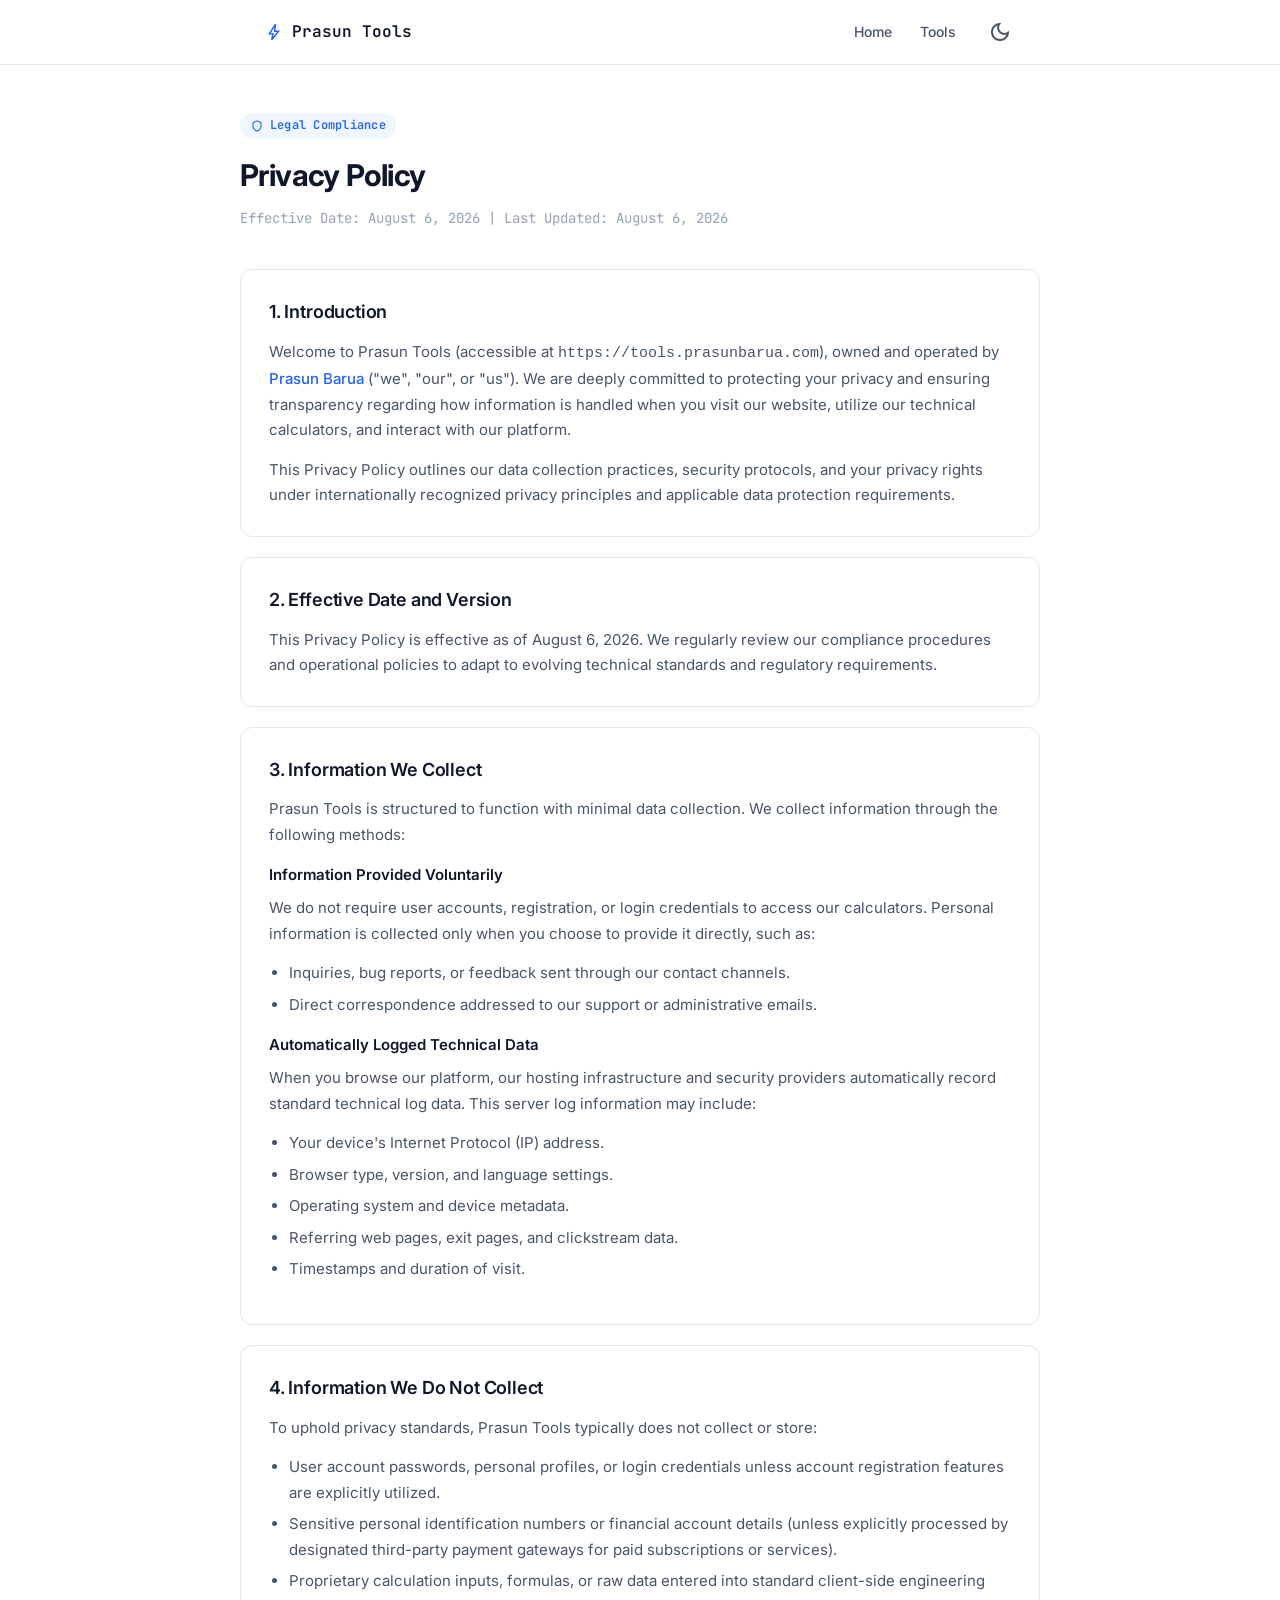
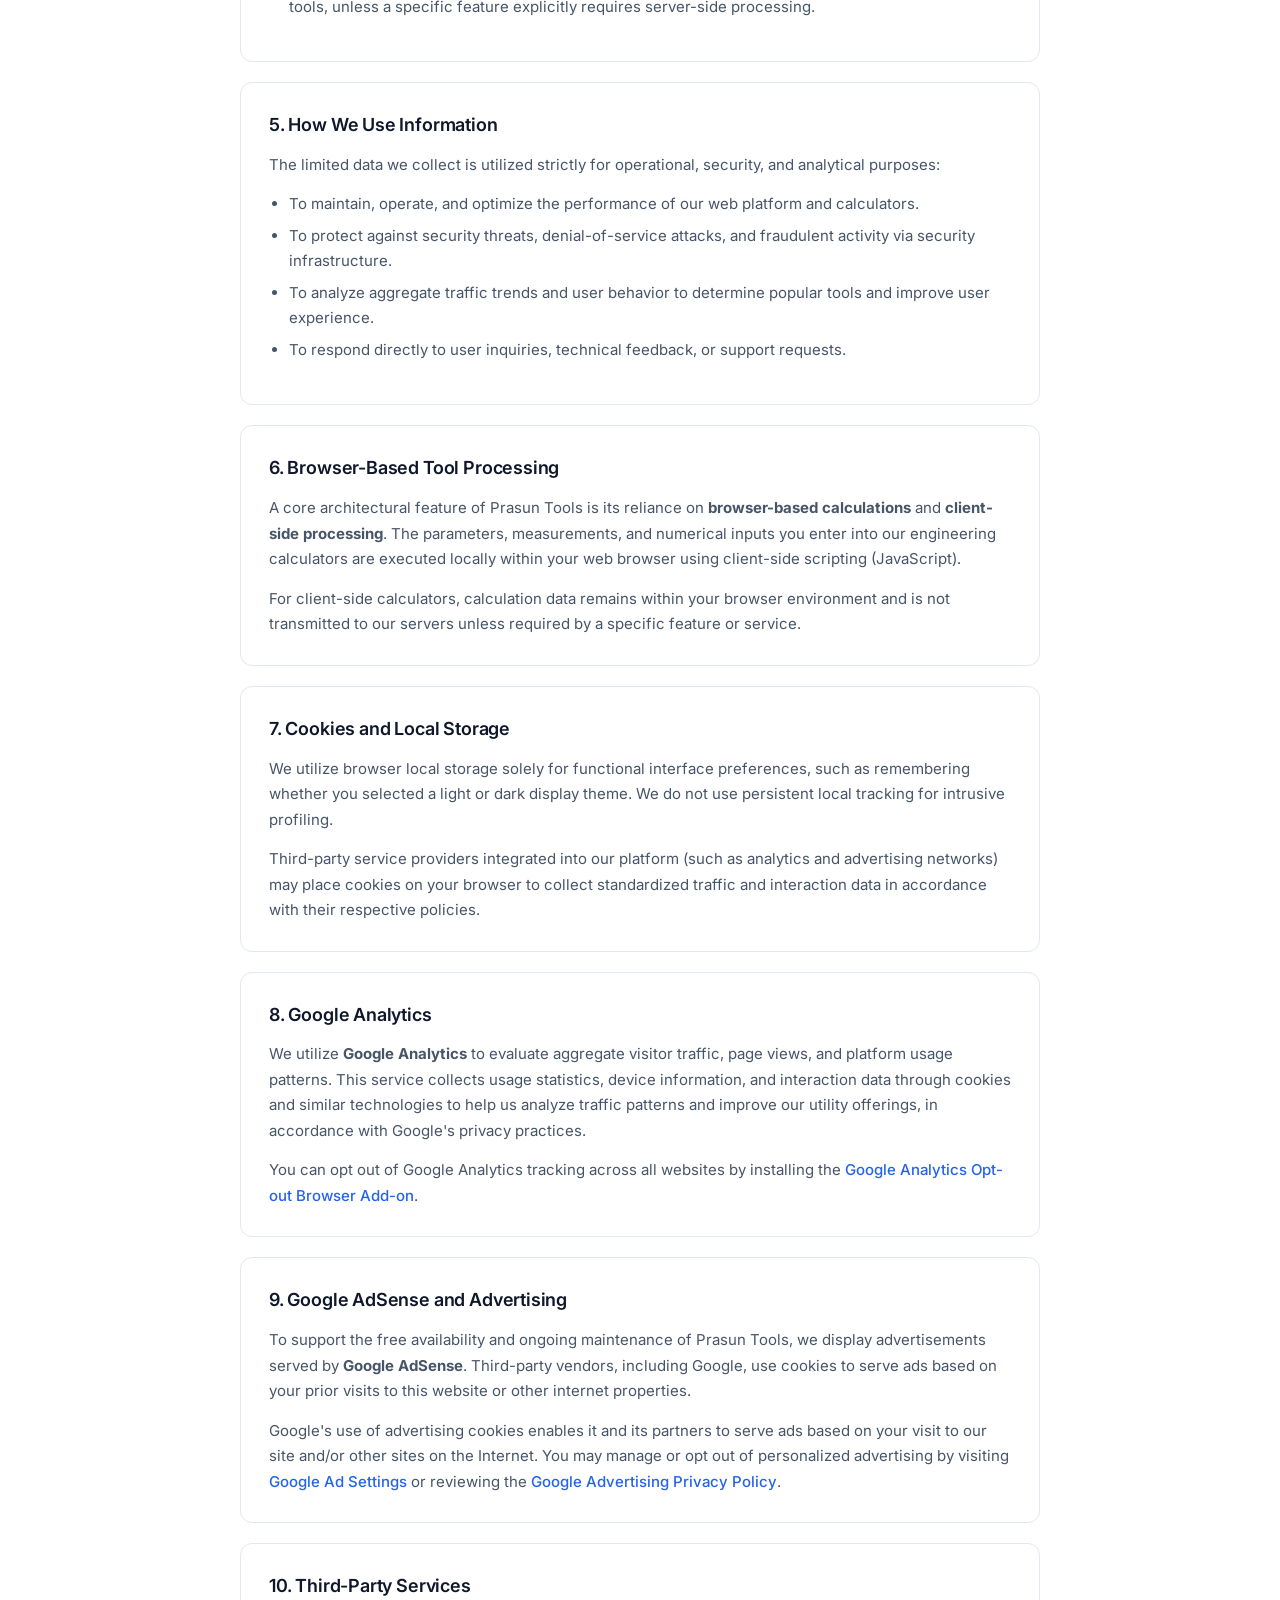
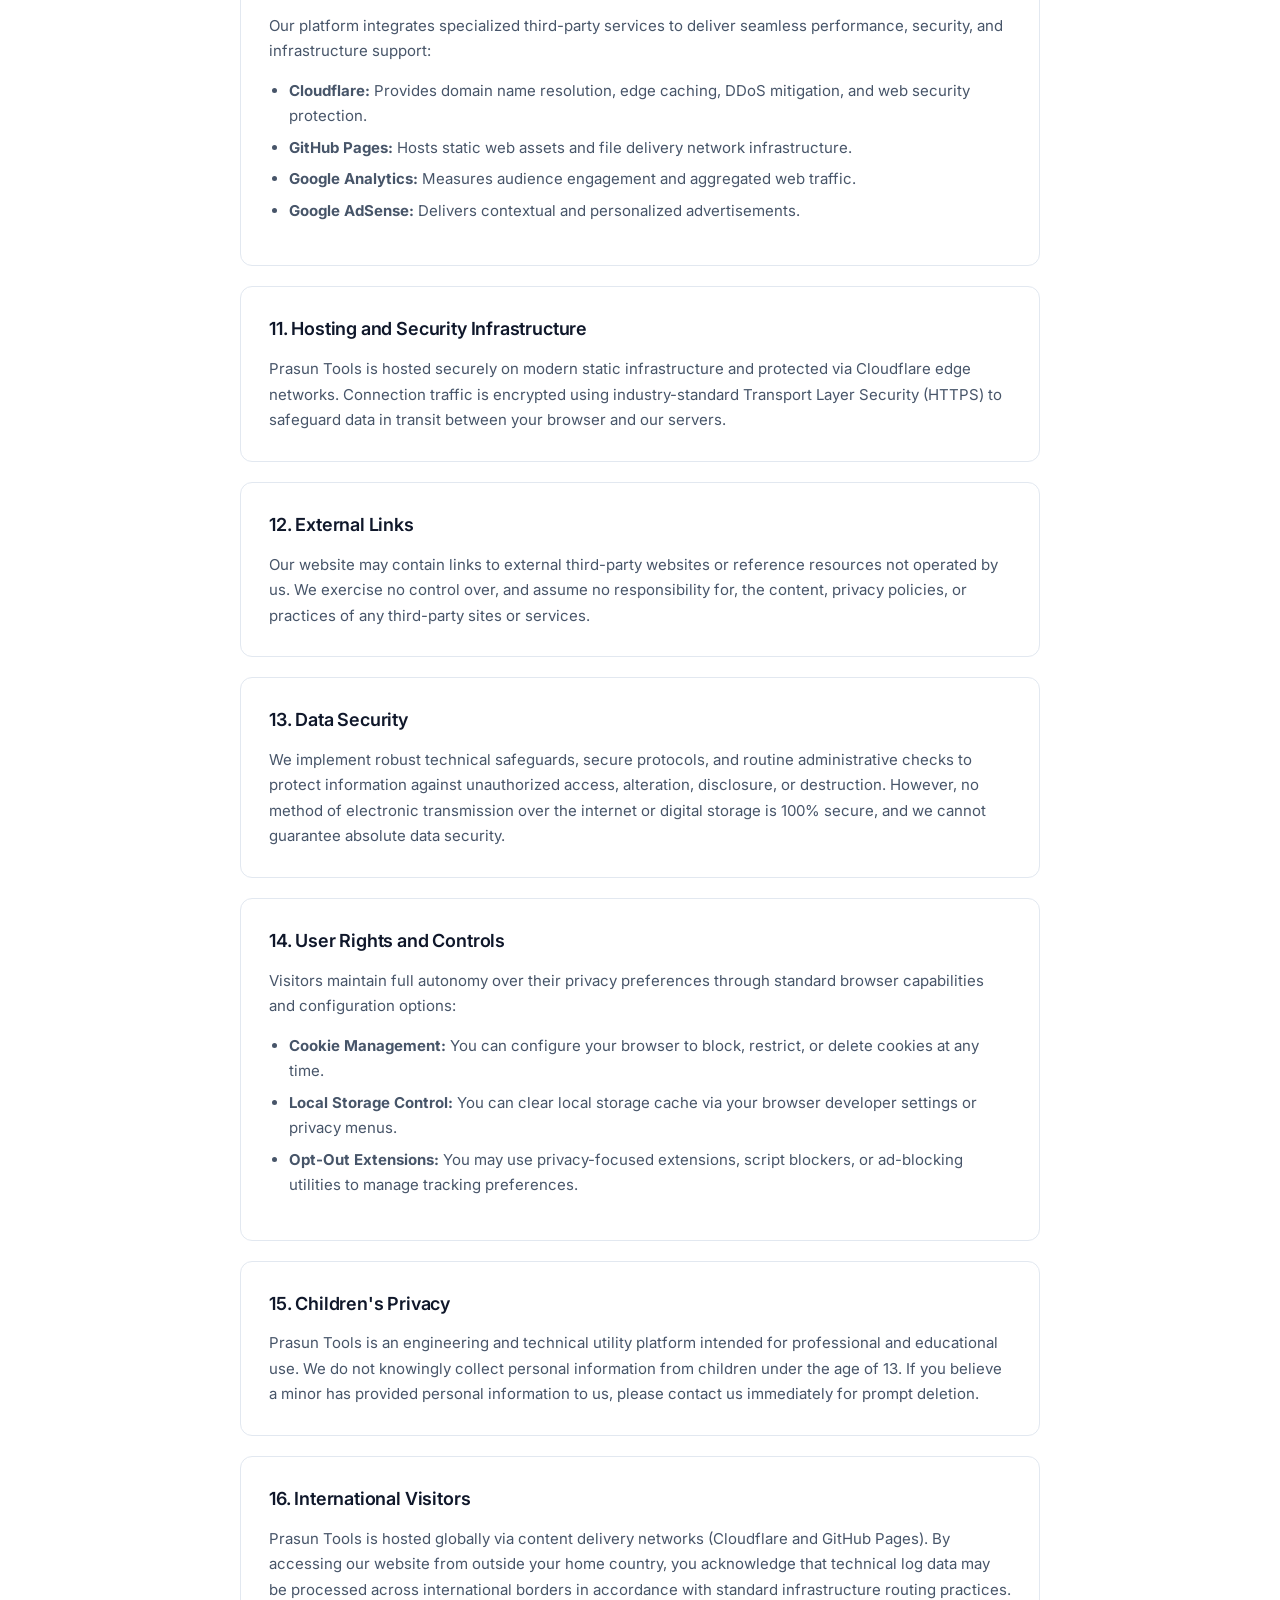
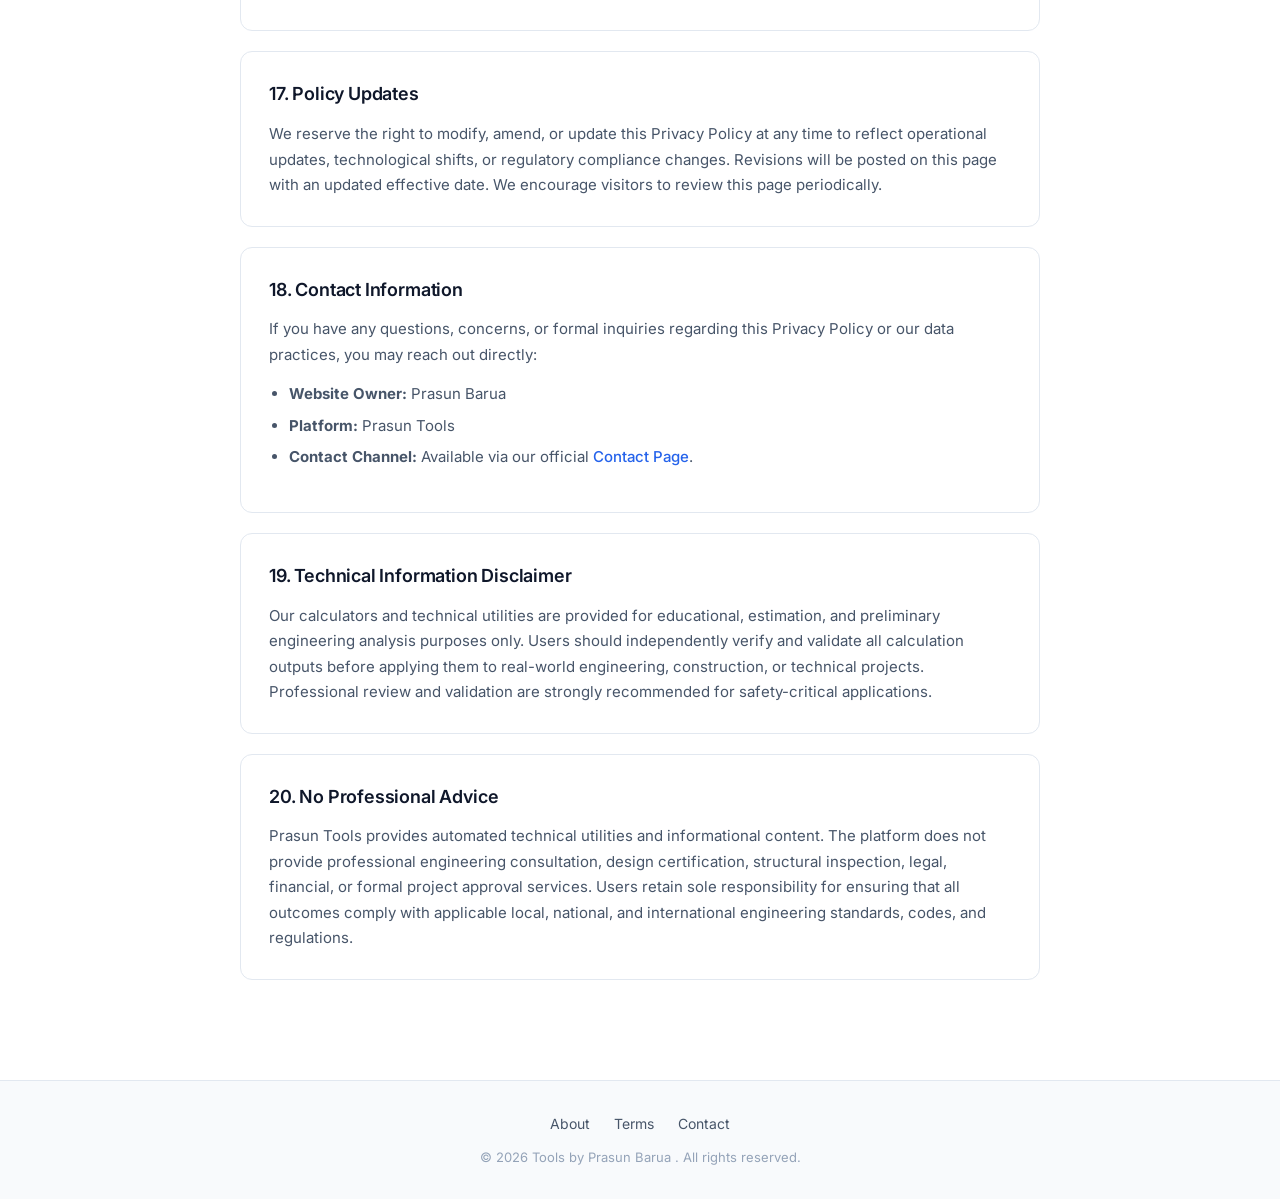
<file: privacy-policy.html>
<!DOCTYPE html>
<html lang="en" data-theme="light">
<head>
    <!-- Google tag (gtag.js) -->
<script async src="https://www.googletagmanager.com/gtag/js?id=G-D5NNN0SFP0"></script>
<script>
  window.dataLayer = window.dataLayer || [];
  function gtag(){dataLayer.push(arguments);}
  gtag('js', new Date());

  gtag('config', 'G-D5NNN0SFP0');
</script>

    <meta charset="UTF-8">
    <meta name="viewport" content="width=device-width, initial-scale=1.0">
    <title>Privacy Policy — Prasun Tools</title>
    <meta name="description" content="Enterprise-level Privacy Policy for Prasun Tools. Detailed overview of data handling, client-side processing, cookies, analytics, advertising, and user privacy rights.">
    <link rel="canonical" href="https://tools.prasunbarua.com/privacy-policy.html">
    <meta name="robots" content="index, follow">

    <!-- Open Graph Meta Tags -->
    <meta property="og:title" content="Privacy Policy — Prasun Tools">
    <meta property="og:description" content="Enterprise-level Privacy Policy for Prasun Tools. Detailed overview of data handling, client-side processing, cookies, analytics, advertising, and user privacy rights.">
    <meta property="og:url" content="https://tools.prasunbarua.com/privacy-policy.html">
    <meta property="og:type" content="website">
    <meta property="og:site_name" content="Prasun Tools">

    <!-- Google Fonts & Material Symbols -->
    <link rel="preconnect" href="https://fonts.googleapis.com">
    <link rel="preconnect" href="https://fonts.gstatic.com" crossorigin>
    <link rel="stylesheet" href="https://fonts.googleapis.com/css2?family=Inter:wght@400;500;600;700&family=JetBrains+Mono:wght@400;500&display=swap">
    <link rel="stylesheet" href="https://fonts.googleapis.com/css2?family=Material+Symbols+Outlined:opsz,wght,FILL,GRAD@24,400,0,0" />

    <!-- Theme Initializer Script -->
    <script>
        const savedTheme = localStorage.getItem('theme') || 
            (window.matchMedia('(prefers-color-scheme: dark)').matches ? 'dark' : 'light');
        document.documentElement.setAttribute('data-theme', savedTheme);
    </script>

    <style>
        :root {
            --bg-main: #ffffff;
            --bg-secondary: #f8fafc;
            --surface: #ffffff;
            --surface-hover: #f1f5f9;
            --text-primary: #0f172a;
            --text-secondary: #475569;
            --text-muted: #94a3b8;
            --border-light: #e2e8f0;
            --border-hover: #cbd5e1;
            --brand-blue: #2563eb;
            --brand-blue-hover: #1d4ed8;
            --brand-blue-light: #eff6ff;
            
            --font-sans: 'Inter', -apple-system, BlinkMacSystemFont, "Segoe UI", Roboto, sans-serif;
            --font-mono: 'JetBrains Mono', monospace;
            --radius-lg: 12px;
            --radius-md: 8px;
            --radius-full: 9999px;
            --transition-smooth: 0.2s ease;
            --container-width: 800px;
        }

        [data-theme="dark"] {
            --bg-main: #020617;
            --bg-secondary: #0f172a;
            --surface: #0f172a;
            --surface-hover: #1e293b;
            --text-primary: #f8fafc;
            --text-secondary: #94a3b8;
            --text-muted: #64748b;
            --border-light: #1e293b;
            --border-hover: #334155;
            --brand-blue: #3b82f6;
            --brand-blue-hover: #60a5fa;
            --brand-blue-light: rgba(59, 130, 246, 0.1);
        }

        *, *::before, *::after { box-sizing: border-box; margin: 0; padding: 0; }
        body {
            font-family: var(--font-sans);
            background-color: var(--bg-main);
            color: var(--text-primary);
            line-height: 1.6;
            -webkit-font-smoothing: antialiased;
        }

        a { text-decoration: none; color: inherit; }
        ul { list-style: none; }

        .container {
            width: 100%;
            max-width: var(--container-width);
            margin: 0 auto;
            padding: 0 1.5rem;
        }

        /* Header Navigation */
        .site-header {
            position: sticky;
            top: 0;
            z-index: 100;
            background: var(--bg-main);
            border-bottom: 1px solid var(--border-light);
            backdrop-filter: blur(12px);
        }

        .header-inner {
            display: flex;
            align-items: center;
            justify-content: space-between;
            height: 4rem;
        }

        .logo {
            display: flex;
            align-items: center;
            gap: 0.5rem;
            font-weight: 600;
            font-size: 1rem;
            color: var(--text-primary);
            font-family: var(--font-mono);
        }

        .logo-icon {
            color: var(--brand-blue);
            font-size: 1.25rem;
        }

        .nav-links {
            display: flex;
            align-items: center;
            gap: 1.75rem;
        }

        .nav-links a {
            font-size: 0.875rem;
            font-weight: 500;
            color: var(--text-secondary);
            transition: color var(--transition-smooth);
        }

        .nav-links a:hover {
            color: var(--text-primary);
        }

        .theme-toggle-btn {
            background: none;
            border: none;
            cursor: pointer;
            color: var(--text-secondary);
            display: flex;
            align-items: center;
            justify-content: center;
            width: 2rem;
            height: 2rem;
            border-radius: var(--radius-full);
            transition: background var(--transition-smooth), color var(--transition-smooth);
        }

        .theme-toggle-btn:hover {
            background: var(--surface-hover);
            color: var(--text-primary);
        }

        /* Main Content Area */
        .privacy-main {
            padding: 3rem 0 5rem;
        }

        .privacy-hero {
            margin-bottom: 2.5rem;
            text-align: left;
        }

        .tool-badge-pill {
            display: inline-flex;
            align-items: center;
            gap: 0.375rem;
            background: var(--brand-blue-light);
            color: var(--brand-blue);
            font-size: 0.75rem;
            font-weight: 600;
            padding: 0.2rem 0.625rem;
            border-radius: var(--radius-full);
            margin-bottom: 0.75rem;
            font-family: var(--font-mono);
            letter-spacing: 0.02em;
        }

        .tool-badge-pill .material-symbols-outlined {
            font-size: 0.875rem;
        }

        .privacy-hero h1 {
            font-size: 1.875rem;
            font-weight: 700;
            letter-spacing: -0.02em;
            margin-bottom: 0.5rem;
            color: var(--text-primary);
        }

        .update-date {
            font-size: 0.875rem;
            color: var(--text-muted);
            font-family: var(--font-mono);
        }

        /* Content Sections */
        .content-card {
            background: var(--surface);
            border: 1px solid var(--border-light);
            border-radius: var(--radius-lg);
            padding: 1.75rem;
            margin-bottom: 1.25rem;
        }

        .content-card h2 {
            font-size: 1.125rem;
            font-weight: 600;
            color: var(--text-primary);
            margin-bottom: 0.75rem;
            letter-spacing: -0.01em;
        }

        .content-card p {
            font-size: 0.9375rem;
            color: var(--text-secondary);
            margin-bottom: 0.875rem;
            line-height: 1.7;
        }

        .content-card p:last-child {
            margin-bottom: 0;
        }

        .content-card ul {
            color: var(--text-secondary);
            padding-left: 1.25rem;
            margin-bottom: 0.875rem;
            line-height: 1.7;
            list-style: disc;
        }

        .content-card li {
            margin-bottom: 0.375rem;
            font-size: 0.9375rem;
        }

        .content-card a {
            color: var(--brand-blue);
            text-decoration: none;
            font-weight: 500;
        }

        .content-card a:hover {
            text-decoration: underline;
        }

        .sub-heading {
            font-size: 0.9375rem;
            font-weight: 600;
            color: var(--text-primary);
            margin-top: 1rem;
            margin-bottom: 0.5rem;
        }

        /* Footer */
        .site-footer {
            border-top: 1px solid var(--border-light);
            padding: 2rem 0;
            text-align: center;
            font-size: 0.8125rem;
            color: var(--text-muted);
            background: var(--bg-secondary);
        }

        .footer-content {
            display: flex;
            flex-direction: column;
            align-items: center;
            gap: 0.75rem;
        }

        .footer-nav {
            display: flex;
            gap: 1.5rem;
            font-size: 0.875rem;
        }

        .footer-nav a {
            color: var(--text-secondary);
            transition: color var(--transition-smooth);
        }

        .footer-nav a:hover {
            color: var(--text-primary);
        }

        .privacy-badge {
            display: inline-flex;
            align-items: center;
            gap: 0.375rem;
            font-size: 0.8125rem;
            color: var(--text-secondary);
        }

        .privacy-badge .material-symbols-outlined {
            font-size: 1rem;
        }
    </style>

    <!-- JSON-LD Structured Data -->
    <script type="application/ld+json">
    {
      "@context": "https://schema.org",
      "@graph": [
        {
          "@type": "WebSite",
          "@id": "https://tools.prasunbarua.com/#website",
          "url": "https://tools.prasunbarua.com/",
          "name": "Prasun Tools",
          "description": "Enterprise-grade browser-based engineering calculators and technical utilities.",
          "inLanguage": "en"
        },
        {
          "@type": "WebPage",
          "@id": "https://tools.prasunbarua.com/privacy-policy.html#webpage",
          "url": "https://tools.prasunbarua.com/privacy-policy.html",
          "name": "Privacy Policy — Prasun Tools",
          "isPartOf": {
            "@id": "https://tools.prasunbarua.com/#website"
          },
          "description": "Comprehensive Privacy Policy for Prasun Tools detailing data protection, client-side processing, analytics, and advertising standards."
        }
      ]
    }
    </script>
    <script async src="https://pagead2.googlesyndication.com/pagead/js/adsbygoogle.js?client=ca-pub-8736637194399168"
     crossorigin="anonymous"></script>
</head>
<body>

    <!-- Header Section -->
    <header class="site-header">
        <div class="container header-inner">
            <a href="/" class="logo" aria-label="Prasun Tools Home">
                <span class="material-symbols-outlined logo-icon" aria-hidden="true">bolt</span>
                <span>Prasun Tools</span>
            </a>
            <nav class="nav-links" aria-label="Main Navigation">
                <a href="/">Home</a>
                <a href="/#tools-grid">Tools</a>
                <button id="theme-toggle" class="theme-toggle-btn" aria-label="Toggle theme">
                    <span class="material-symbols-outlined" aria-hidden="true">dark_mode</span>
                </button>
            </nav>
        </div>
    </header>

    <!-- Main Content -->
    <main class="container privacy-main">
        <div class="privacy-hero">
            <div class="tool-badge-pill">
                <span class="material-symbols-outlined" aria-hidden="true">shield</span>
                <span>Legal Compliance</span>
            </div>
            <h1>Privacy Policy</h1>
            <p class="update-date">Effective Date: August 6, 2026 | Last Updated: August 6, 2026</p>
        </div>

        <!-- 1. Introduction -->
        <section class="content-card">
            <h2>1. Introduction</h2>
            <p>Welcome to Prasun Tools (accessible at <code>https://tools.prasunbarua.com</code>), owned and operated by <strong><a href="https://prasunbarua.com" target="_blank" rel="noopener noreferrer">Prasun Barua</a></strong> ("we", "our", or "us"). We are deeply committed to protecting your privacy and ensuring transparency regarding how information is handled when you visit our website, utilize our technical calculators, and interact with our platform.</p>
            <p>This Privacy Policy outlines our data collection practices, security protocols, and your privacy rights under internationally recognized privacy principles and applicable data protection requirements.</p>
        </section>

        <!-- 2. Effective Date / Last Updated -->
        <section class="content-card">
            <h2>2. Effective Date and Version</h2>
            <p>This Privacy Policy is effective as of August 6, 2026. We regularly review our compliance procedures and operational policies to adapt to evolving technical standards and regulatory requirements.</p>
        </section>

        <!-- 3. Information We Collect -->
        <section class="content-card">
            <h2>3. Information We Collect</h2>
            <p>Prasun Tools is structured to function with minimal data collection. We collect information through the following methods:</p>
            <h3 class="sub-heading">Information Provided Voluntarily</h3>
            <p>We do not require user accounts, registration, or login credentials to access our calculators. Personal information is collected only when you choose to provide it directly, such as:</p>
            <ul>
                <li>Inquiries, bug reports, or feedback sent through our contact channels.</li>
                <li>Direct correspondence addressed to our support or administrative emails.</li>
            </ul>
            <h3 class="sub-heading">Automatically Logged Technical Data</h3>
            <p>When you browse our platform, our hosting infrastructure and security providers automatically record standard technical log data. This server log information may include:</p>
            <ul>
                <li>Your device's Internet Protocol (IP) address.</li>
                <li>Browser type, version, and language settings.</li>
                <li>Operating system and device metadata.</li>
                <li>Referring web pages, exit pages, and clickstream data.</li>
                <li>Timestamps and duration of visit.</li>
            </ul>
        </section>

        <!-- 4. Information We Do Not Collect -->
        <section class="content-card">
            <h2>4. Information We Do Not Collect</h2>
            <p>To uphold privacy standards, Prasun Tools typically does not collect or store:</p>
            <ul>
                <li>User account passwords, personal profiles, or login credentials unless account registration features are explicitly utilized.</li>
                <li>Sensitive personal identification numbers or financial account details (unless explicitly processed by designated third-party payment gateways for paid subscriptions or services).</li>
                <li>Proprietary calculation inputs, formulas, or raw data entered into standard client-side engineering tools, unless a specific feature explicitly requires server-side processing.</li>
            </ul>
        </section>

        <!-- 5. How We Use Information -->
        <section class="content-card">
            <h2>5. How We Use Information</h2>
            <p>The limited data we collect is utilized strictly for operational, security, and analytical purposes:</p>
            <ul>
                <li>To maintain, operate, and optimize the performance of our web platform and calculators.</li>
                <li>To protect against security threats, denial-of-service attacks, and fraudulent activity via security infrastructure.</li>
                <li>To analyze aggregate traffic trends and user behavior to determine popular tools and improve user experience.</li>
                <li>To respond directly to user inquiries, technical feedback, or support requests.</li>
            </ul>
        </section>

        <!-- 6. Browser-Based Tool Processing -->
        <section class="content-card">
            <h2>6. Browser-Based Tool Processing</h2>
            <p>A core architectural feature of Prasun Tools is its reliance on <strong>browser-based calculations</strong> and <strong>client-side processing</strong>. The parameters, measurements, and numerical inputs you enter into our engineering calculators are executed locally within your web browser using client-side scripting (JavaScript).</p>
            <p>For client-side calculators, calculation data remains within your browser environment and is not transmitted to our servers unless required by a specific feature or service.</p>
        </section>

        <!-- 7. Cookies and Local Storage -->
        <section class="content-card">
            <h2>7. Cookies and Local Storage</h2>
            <p>We utilize browser local storage solely for functional interface preferences, such as remembering whether you selected a light or dark display theme. We do not use persistent local tracking for intrusive profiling.</p>
            <p>Third-party service providers integrated into our platform (such as analytics and advertising networks) may place cookies on your browser to collect standardized traffic and interaction data in accordance with their respective policies.</p>
        </section>

        <!-- 8. Google Analytics -->
        <section class="content-card">
            <h2>8. Google Analytics</h2>
            <p>We utilize <strong>Google Analytics</strong> to evaluate aggregate visitor traffic, page views, and platform usage patterns. This service collects usage statistics, device information, and interaction data through cookies and similar technologies to help us analyze traffic patterns and improve our utility offerings, in accordance with Google's privacy practices.</p>
            <p>You can opt out of Google Analytics tracking across all websites by installing the <a href="https://tools.google.com/dlpage/gaoptout" target="_blank" rel="noopener noreferrer">Google Analytics Opt-out Browser Add-on</a>.</p>
        </section>

        <!-- 9. Google AdSense and Advertising -->
        <section class="content-card">
            <h2>9. Google AdSense and Advertising</h2>
            <p>To support the free availability and ongoing maintenance of Prasun Tools, we display advertisements served by <strong>Google AdSense</strong>. Third-party vendors, including Google, use cookies to serve ads based on your prior visits to this website or other internet properties.</p>
            <p>Google's use of advertising cookies enables it and its partners to serve ads based on your visit to our site and/or other sites on the Internet. You may manage or opt out of personalized advertising by visiting <a href="https://www.google.com/settings/ads" target="_blank" rel="noopener noreferrer">Google Ad Settings</a> or reviewing the <a href="https://policies.google.com/technologies/ads" target="_blank" rel="noopener noreferrer">Google Advertising Privacy Policy</a>.</p>
        </section>

        <!-- 10. Third-Party Services -->
        <section class="content-card">
            <h2>10. Third-Party Services</h2>
            <p>Our platform integrates specialized third-party services to deliver seamless performance, security, and infrastructure support:</p>
            <ul>
                <li><strong>Cloudflare:</strong> Provides domain name resolution, edge caching, DDoS mitigation, and web security protection.</li>
                <li><strong>GitHub Pages:</strong> Hosts static web assets and file delivery network infrastructure.</li>
                <li><strong>Google Analytics:</strong> Measures audience engagement and aggregated web traffic.</li>
                <li><strong>Google AdSense:</strong> Delivers contextual and personalized advertisements.</li>
            </ul>
        </section>

        <!-- 11. Hosting and Security Infrastructure -->
        <section class="content-card">
            <h2>11. Hosting and Security Infrastructure</h2>
            <p>Prasun Tools is hosted securely on modern static infrastructure and protected via Cloudflare edge networks. Connection traffic is encrypted using industry-standard Transport Layer Security (HTTPS) to safeguard data in transit between your browser and our servers.</p>
        </section>

        <!-- 12. External Links -->
        <section class="content-card">
            <h2>12. External Links</h2>
            <p>Our website may contain links to external third-party websites or reference resources not operated by us. We exercise no control over, and assume no responsibility for, the content, privacy policies, or practices of any third-party sites or services.</p>
        </section>

        <!-- 13. Data Security -->
        <section class="content-card">
            <h2>13. Data Security</h2>
            <p>We implement robust technical safeguards, secure protocols, and routine administrative checks to protect information against unauthorized access, alteration, disclosure, or destruction. However, no method of electronic transmission over the internet or digital storage is 100% secure, and we cannot guarantee absolute data security.</p>
        </section>

        <!-- 14. User Rights and Controls -->
        <section class="content-card">
            <h2>14. User Rights and Controls</h2>
            <p>Visitors maintain full autonomy over their privacy preferences through standard browser capabilities and configuration options:</p>
            <ul>
                <li><strong>Cookie Management:</strong> You can configure your browser to block, restrict, or delete cookies at any time.</li>
                <li><strong>Local Storage Control:</strong> You can clear local storage cache via your browser developer settings or privacy menus.</li>
                <li><strong>Opt-Out Extensions:</strong> You may use privacy-focused extensions, script blockers, or ad-blocking utilities to manage tracking preferences.</li>
            </ul>
        </section>

        <!-- 15. Children's Privacy -->
        <section class="content-card">
            <h2>15. Children's Privacy</h2>
            <p>Prasun Tools is an engineering and technical utility platform intended for professional and educational use. We do not knowingly collect personal information from children under the age of 13. If you believe a minor has provided personal information to us, please contact us immediately for prompt deletion.</p>
        </section>

        <!-- 16. International Visitors -->
        <section class="content-card">
            <h2>16. International Visitors</h2>
            <p>Prasun Tools is hosted globally via content delivery networks (Cloudflare and GitHub Pages). By accessing our website from outside your home country, you acknowledge that technical log data may be processed across international borders in accordance with standard infrastructure routing practices.</p>
        </section>

        <!-- 17. Policy Updates -->
        <section class="content-card">
            <h2>17. Policy Updates</h2>
            <p>We reserve the right to modify, amend, or update this Privacy Policy at any time to reflect operational updates, technological shifts, or regulatory compliance changes. Revisions will be posted on this page with an updated effective date. We encourage visitors to review this page periodically.</p>
        </section>

        <!-- 18. Contact Information -->
        <section class="content-card">
            <h2>18. Contact Information</h2>
            <p>If you have any questions, concerns, or formal inquiries regarding this Privacy Policy or our data practices, you may reach out directly:</p>
            <ul>
                <li><strong>Website Owner:</strong> Prasun Barua</li>
                <li><strong>Platform:</strong> Prasun Tools</li>
                <li><strong>Contact Channel:</strong> Available via our official <a href="/contact.html">Contact Page</a>.</li>
            </ul>
        </section>

        <!-- 19. Technical Information Disclaimer -->
        <section class="content-card">
            <h2>19. Technical Information Disclaimer</h2>
            <p>Our calculators and technical utilities are provided for educational, estimation, and preliminary engineering analysis purposes only. Users should independently verify and validate all calculation outputs before applying them to real-world engineering, construction, or technical projects. Professional review and validation are strongly recommended for safety-critical applications.</p>
        </section>

        <!-- 20. No Professional Advice -->
        <section class="content-card">
            <h2>20. No Professional Advice</h2>
            <p>Prasun Tools provides automated technical utilities and informational content. The platform does not provide professional engineering consultation, design certification, structural inspection, legal, financial, or formal project approval services. Users retain sole responsibility for ensuring that all outcomes comply with applicable local, national, and international engineering standards, codes, and regulations.</p>
        </section>
    </main>

    <!-- Footer Section -->
    <footer class="site-footer">
        <div class="container footer-content">
            <nav class="footer-nav" aria-label="Footer Navigation">
                <a href="/about.html">About</a>
                <a href="/terms.html">Terms</a>
                <a href="/contact.html">Contact</a>
            </nav>
            <p>
    &copy; 2026 Tools by
    <a href="https://www.prasunbarua.com"
       target="_blank"
       rel="noopener noreferrer">
        Prasun Barua
    </a>.
    All rights reserved.
</p>
        </div>
    </footer>

    <!-- Theme Toggle Script -->
    <script>
        const themeToggleBtn = document.getElementById('theme-toggle');
        const themeIcon = themeToggleBtn.querySelector('.material-symbols-outlined');

        function updateThemeIcon(theme) {
            themeIcon.textContent = theme === 'dark' ? 'light_mode' : 'dark_mode';
        }

        updateThemeIcon(savedTheme);

        themeToggleBtn.addEventListener('click', () => {
            const currentTheme = document.documentElement.getAttribute('data-theme');
            const newTheme = currentTheme === 'dark' ? 'light' : 'dark';
            document.documentElement.setAttribute('data-theme', newTheme);
            localStorage.setItem('theme', newTheme);
            updateThemeIcon(newTheme);
        });
    </script>
</body>
</html>
</file>
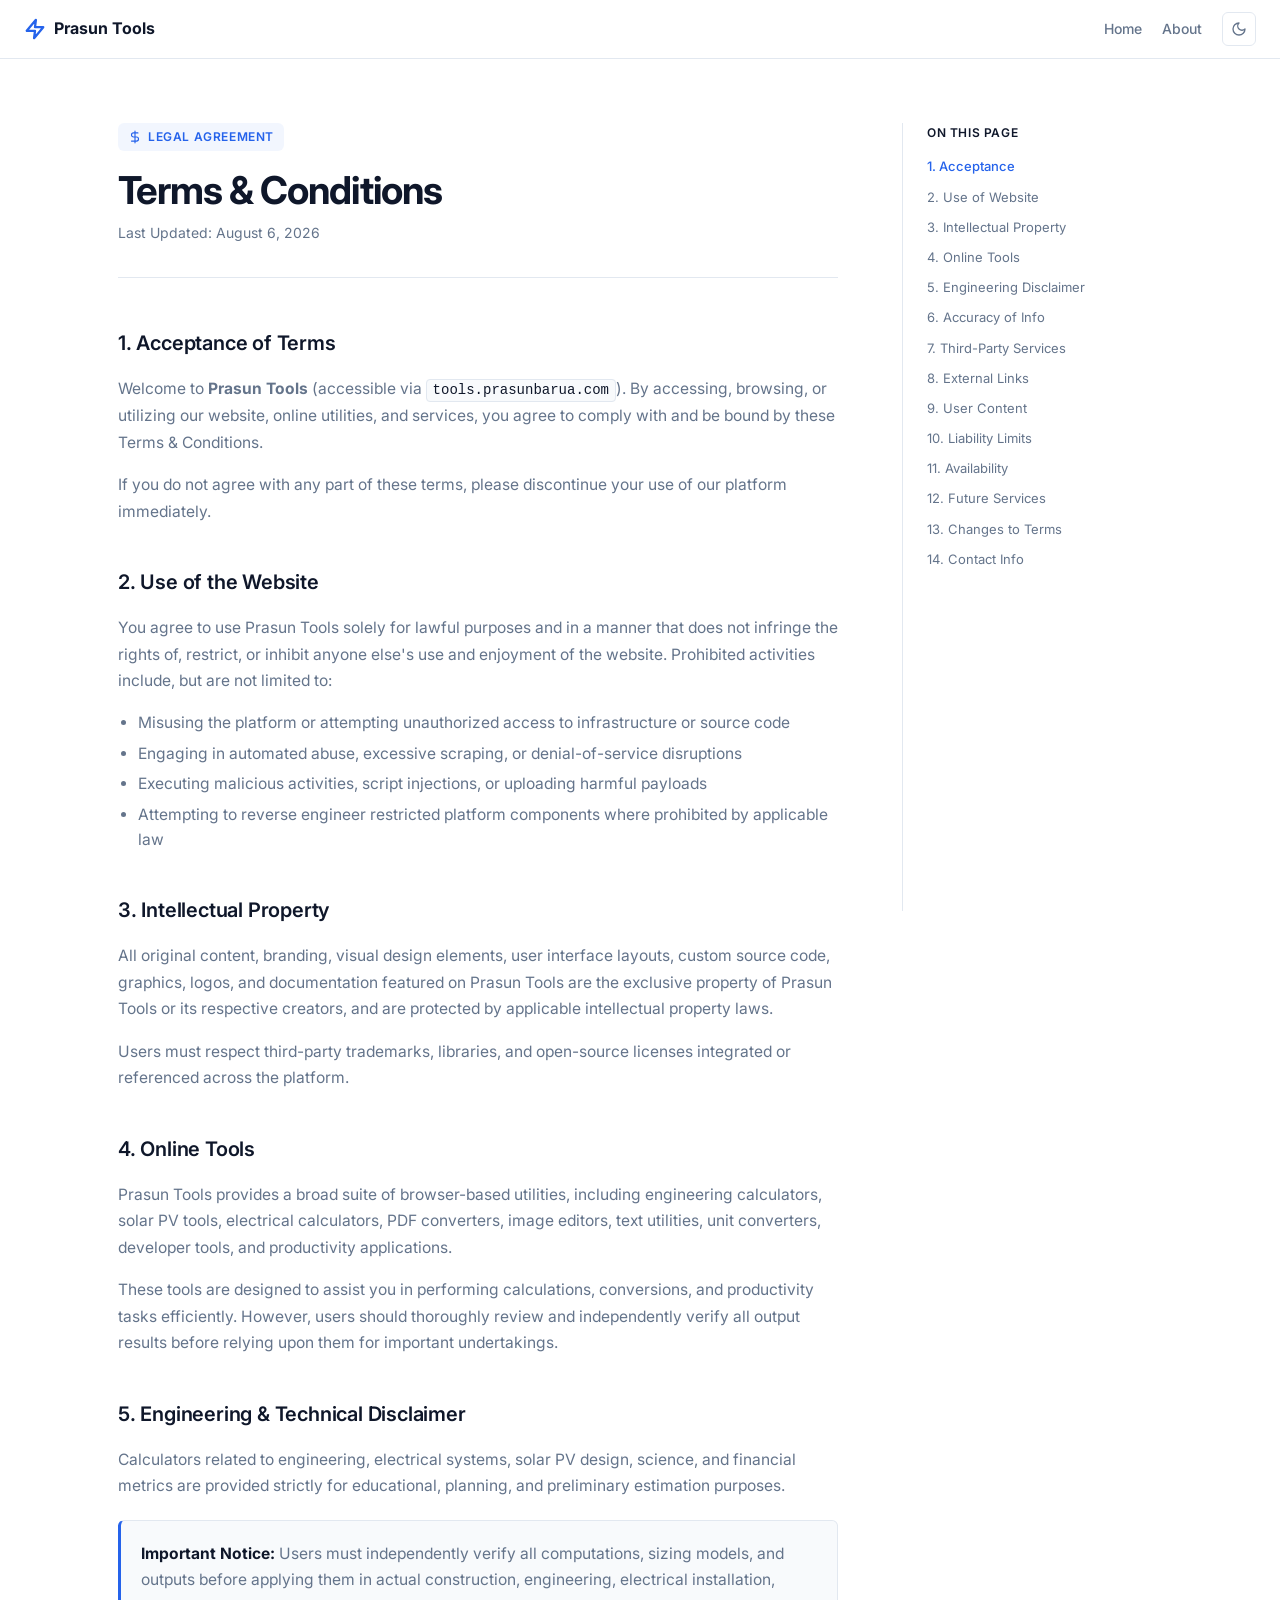
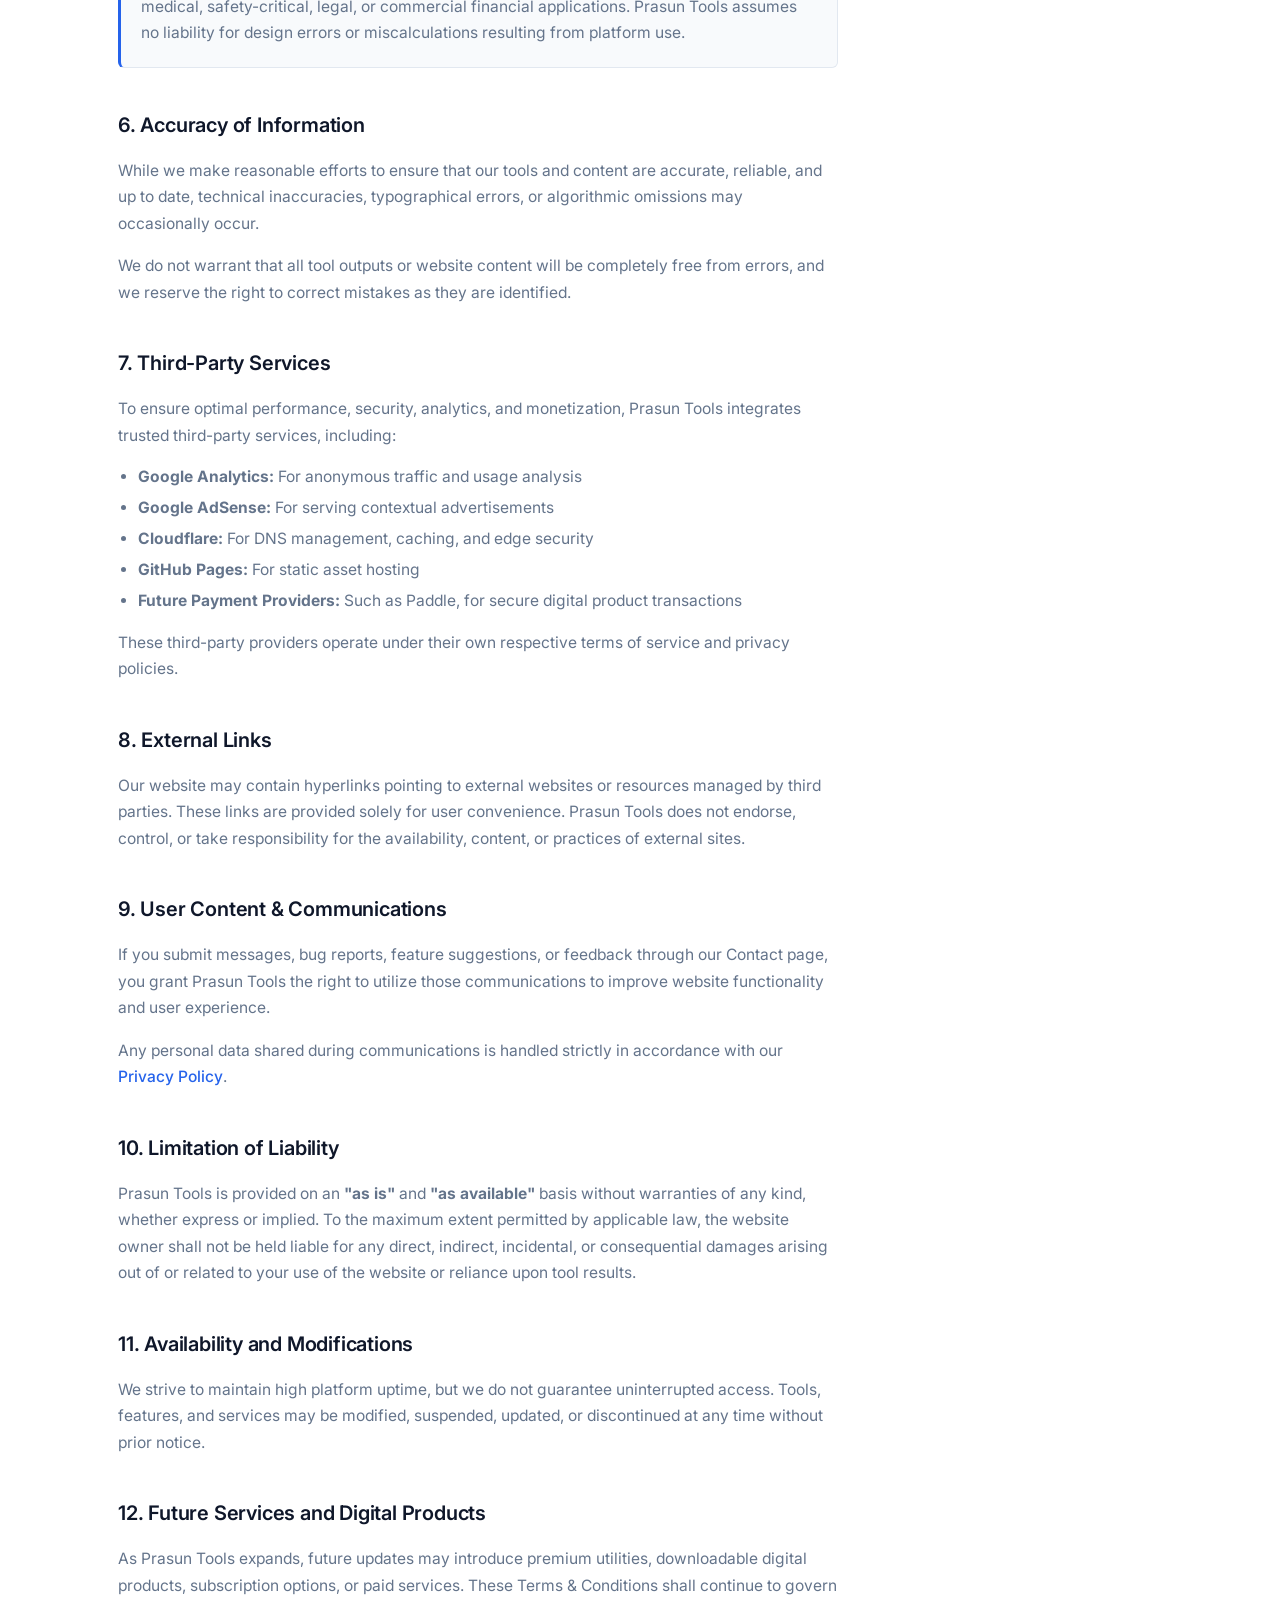
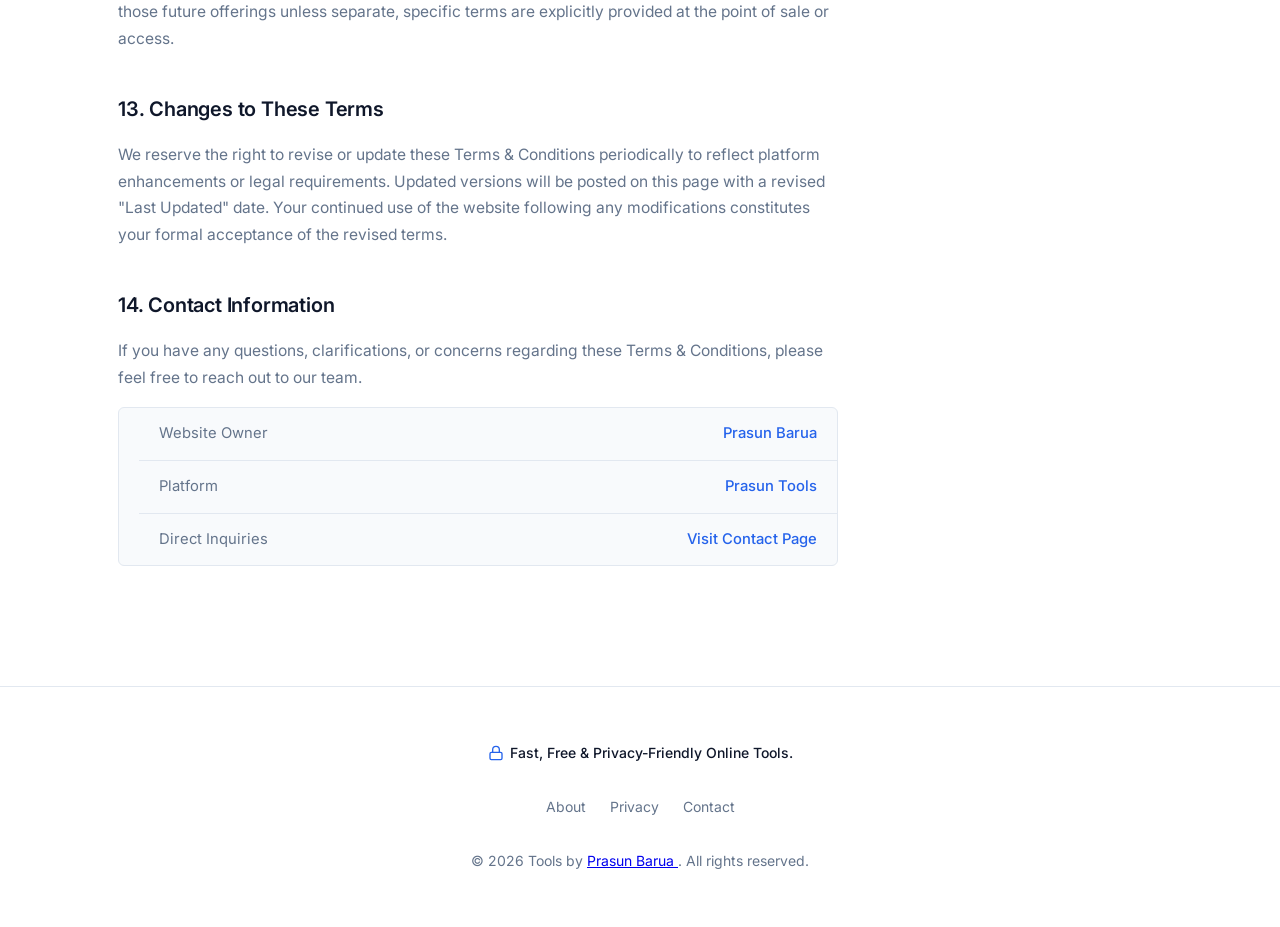
<file: terms.html>
<!DOCTYPE html>
<html lang="en">
<head>
    <!-- Google tag (gtag.js) -->
<script async src="https://www.googletagmanager.com/gtag/js?id=G-D5NNN0SFP0"></script>
<script>
  window.dataLayer = window.dataLayer || [];
  function gtag(){dataLayer.push(arguments);}
  gtag('js', new Date());

  gtag('config', 'G-D5NNN0SFP0');
</script>

    <meta charset="UTF-8">
    <meta name="viewport" content="width=device-width, initial-scale=1.0">
    <title>Terms & Conditions — Prasun Tools</title>
    <meta name="description" content="Read the Terms & Conditions for Prasun Tools. Understand platform usage guidelines, engineering disclaimers, intellectual property, and third-party integrations.">
    <meta name="keywords" content="terms and conditions, terms of service, legal agreement, prasun tools terms, engineering disclaimer">
    <link rel="canonical" href="https://tools.prasunbarua.com/terms.html">
    <meta name="robots" content="index, follow">
    <meta name="color-scheme" content="light dark">
    <meta name="theme-color" content="#ffffff" media="(prefers-color-scheme: light)">
    <meta name="theme-color" content="#0b0f19" media="(prefers-color-scheme: dark)">

    <!-- Favicons -->
    <link rel="icon" type="image/svg+xml" href="/assets/images/favicon.svg">
    <link rel="apple-touch-icon" href="/assets/images/apple-touch-icon.png">

    <!-- Open Graph / Social Meta Tags -->
    <meta property="og:title" content="Terms & Conditions — Prasun Tools">
    <meta property="og:description" content="Review the terms governing your use of Prasun Tools online utilities, calculators, and developer resources.">
    <meta property="og:url" content="https://tools.prasunbarua.com/terms.html">
    <meta property="og:type" content="website">
    <meta property="og:site_name" content="Prasun Tools">

    <!-- Twitter Card Tags -->
    <meta name="twitter:card" content="summary_large_image">
    <meta name="twitter:title" content="Terms & Conditions — Prasun Tools">
    <meta name="twitter:description" content="Understand the user agreement, technical disclaimers, and platform policies for Prasun Tools.">

    <!-- Fonts -->
    <link rel="preconnect" href="https://fonts.googleapis.com">
    <link rel="preconnect" href="https://fonts.gstatic.com" crossorigin>
    <link href="https://fonts.googleapis.com/css2?family=Inter:wght@400;500;600;700&display=swap" rel="stylesheet">

    <!-- Theme Initializer Script to prevent flash -->
    <script>
        const savedTheme = localStorage.getItem('theme') || 
            (window.matchMedia('(prefers-color-scheme: dark)').matches ? 'dark' : 'light');
        document.documentElement.setAttribute('data-theme', savedTheme);
    </script>

    <!-- Production-Ready Enterprise Documentation Styles -->
    <style>
        :root {
            --bg-main: #ffffff;
            --bg-subtle: #f8fafc;
            --surface: #ffffff;
            --border-color: #e2e8f0;
            --border-subtle: #f1f5f9;
            --text-main: #0f172a;
            --text-muted: #64748b;
            --accent: #2563eb;
            --accent-hover: #1d4ed8;
            --accent-subtle: rgba(37, 99, 235, 0.06);
            --radius: 6px;
            --font-sans: 'Inter', system-ui, -apple-system, sans-serif;
            --content-width: 72ch;
        }

        [data-theme="dark"] {
            --bg-main: #0b0f19;
            --bg-subtle: #111827;
            --surface: #111827;
            --border-color: #1e293b;
            --border-subtle: #172033;
            --text-main: #f8fafc;
            --text-muted: #94a3b8;
            --accent: #3b82f6;
            --accent-hover: #60a5fa;
            --accent-subtle: rgba(59, 130, 246, 0.1);
        }

        *, *::before, *::after {
            box-sizing: border-box;
        }

        html {
            scroll-behavior: smooth;
        }

        @media (prefers-reduced-motion: reduce) {
            html {
                scroll-behavior: auto;
            }
        }

        body {
            font-family: var(--font-sans);
            background-color: var(--bg-main);
            color: var(--text-main);
            margin: 0;
            padding: 0;
            line-height: 1.7;
            -webkit-font-smoothing: antialiased;
            text-rendering: optimizeLegibility;
        }

        /* Skip Link for Accessibility */
        .skip-link {
            position: absolute;
            top: -40px;
            left: 1rem;
            background: var(--accent);
            color: #ffffff;
            padding: 8px 16px;
            z-index: 200;
            border-radius: var(--radius);
            font-size: 0.875rem;
            font-weight: 500;
            text-decoration: none;
            transition: top 0.15s ease;
        }

        .skip-link:focus {
            top: 1rem;
        }

        /* Site Header */
        .site-header {
            border-bottom: 1px solid var(--border-color);
            background: rgba(255, 255, 255, 0.85);
            position: sticky;
            top: 0;
            z-index: 100;
            backdrop-filter: blur(12px);
            -webkit-backdrop-filter: blur(12px);
        }

        [data-theme="dark"] .site-header {
            background: rgba(11, 15, 25, 0.85);
        }

        .header-content {
            max-width: 1280px;
            margin: 0 auto;
            padding: 0.75rem 1.5rem;
            display: flex;
            align-items: center;
            justify-content: space-between;
        }

        .logo {
            display: flex;
            align-items: center;
            gap: 8px;
            text-decoration: none;
            color: var(--text-main);
            font-weight: 700;
            font-size: 1rem;
        }

        .logo svg {
            width: 22px;
            height: 22px;
            color: var(--accent);
        }

        .header-nav {
            display: flex;
            align-items: center;
            gap: 1.25rem;
        }

        .nav-link {
            text-decoration: none;
            color: var(--text-muted);
            font-size: 0.875rem;
            font-weight: 500;
            transition: color 0.15s ease;
        }

        .nav-link:hover {
            color: var(--text-main);
        }

        .theme-toggle {
            background: none;
            border: 1px solid var(--border-color);
            color: var(--text-muted);
            cursor: pointer;
            width: 34px;
            height: 34px;
            border-radius: var(--radius);
            display: flex;
            align-items: center;
            justify-content: center;
            transition: all 0.15s ease;
        }

        .theme-toggle:hover {
            color: var(--text-main);
            border-color: var(--text-muted);
            background-color: var(--bg-subtle);
        }

        .theme-toggle:focus-visible,
        .nav-link:focus-visible,
        a:focus-visible {
            outline: 2px solid var(--accent);
            outline-offset: 2px;
        }

        .theme-toggle svg {
            width: 16px;
            height: 16px;
        }

        [data-theme="dark"] .light-icon { display: block; }
        [data-theme="dark"] .dark-icon { display: none; }
        [data-theme="light"] .light-icon { display: none; }
        [data-theme="light"] .dark-icon { display: block; }

        /* Documentation Layout Container */
        .docs-wrapper {
            max-width: 1280px;
            margin: 0 auto;
            padding: 3rem 1.5rem 5rem 1.5rem;
            display: grid;
            grid-template-columns: 1fr;
            gap: 3rem;
        }

        @media (min-width: 1024px) {
            .docs-wrapper {
                grid-template-columns: minmax(0, var(--content-width)) 260px;
                justify-content: center;
                gap: 4rem;
                padding-top: 4rem;
            }
        }

        /* Main Content Area */
        .legal-main {
            min-width: 0;
        }

        /* Hero Section */
        .legal-hero {
            margin-bottom: 3rem;
            padding-bottom: 2rem;
            border-bottom: 1px solid var(--border-color);
        }

        .badge {
            display: inline-flex;
            align-items: center;
            gap: 6px;
            padding: 4px 10px;
            background-color: var(--accent-subtle);
            color: var(--accent);
            border-radius: var(--radius);
            font-size: 0.75rem;
            font-weight: 600;
            margin-bottom: 1rem;
            text-transform: uppercase;
            letter-spacing: 0.05em;
        }

        .badge svg {
            width: 14px;
            height: 14px;
        }

        .legal-hero h1 {
            font-size: clamp(2rem, 3vw, 2.5rem);
            font-weight: 700;
            letter-spacing: -0.025em;
            margin: 0 0 0.5rem 0;
            color: var(--text-main);
            line-height: 1.2;
        }

        .update-date {
            font-size: 0.875rem;
            color: var(--text-muted);
            margin: 0;
        }

        /* Documentation Sections */
        .legal-section {
            margin-bottom: 2.5rem;
            scroll-margin-top: 5rem;
        }

        .legal-section h2 {
            font-size: 1.25rem;
            font-weight: 600;
            color: var(--text-main);
            margin: 0 0 1rem 0;
            letter-spacing: -0.01em;
        }

        .legal-section p {
            color: var(--text-muted);
            font-size: 0.975rem;
            margin: 0 0 1rem 0;
            line-height: 1.7;
        }

        .legal-section p:last-child {
            margin-bottom: 0;
        }

        .legal-section ul {
            color: var(--text-muted);
            padding-left: 1.25rem;
            margin: 0 0 1rem 0;
        }

        .legal-section li {
            font-size: 0.975rem;
            margin-bottom: 0.375rem;
            line-height: 1.6;
        }

        .legal-section a {
            color: var(--accent);
            text-decoration: none;
            font-weight: 500;
        }

        .legal-section a:hover {
            text-decoration: underline;
        }

        code {
            font-family: ui-monospace, SFMono-Regular, Menlo, Monaco, Consolas, monospace;
            font-size: 0.875rem;
            background: var(--bg-subtle);
            padding: 0.15rem 0.35rem;
            border-radius: 4px;
            border: 1px solid var(--border-color);
            color: var(--text-main);
        }

        /* Subtle Info Box */
        .info-box {
            background-color: var(--bg-subtle);
            border: 1px solid var(--border-color);
            border-left: 3px solid var(--accent);
            border-radius: var(--radius);
            padding: 1.25rem;
            margin: 1.25rem 0;
            font-size: 0.925rem;
            color: var(--text-muted);
        }

        .info-box strong {
            color: var(--text-main);
        }

        /* Contact Details List */
        .contact-list {
            list-style: none;
            padding: 0;
            margin: 1rem 0 0 0;
            border: 1px solid var(--border-color);
            border-radius: var(--radius);
            background: var(--bg-subtle);
        }

        .contact-list li {
            padding: 0.875rem 1.25rem;
            border-bottom: 1px solid var(--border-color);
            display: flex;
            justify-content: space-between;
            align-items: center;
            font-size: 0.925rem;
            margin-bottom: 0;
        }

        .contact-list li:last-child {
            border-bottom: none;
        }

        .contact-list span {
            color: var(--text-muted);
        }

        /* Sticky Table of Contents Sidebar (Desktop) */
        .docs-sidebar {
            display: none;
        }

        @media (min-width: 1024px) {
            .docs-sidebar {
                display: block;
                position: sticky;
                top: 5rem;
                height: calc(100vh - 7rem);
                overflow-y: auto;
                padding-left: 1.5rem;
                border-left: 1px solid var(--border-color);
                font-size: 0.8125rem;
            }

            .docs-sidebar h3 {
                font-size: 0.75rem;
                text-transform: uppercase;
                letter-spacing: 0.05em;
                color: var(--text-main);
                margin: 0 0 0.75rem 0;
                font-weight: 600;
            }

            .toc-list {
                list-style: none;
                padding: 0;
                margin: 0;
                display: flex;
                flex-direction: column;
                gap: 0.5rem;
            }

            .toc-list a {
                color: var(--text-muted);
                text-decoration: none;
                display: block;
                padding: 2px 0;
                transition: color 0.15s ease;
                line-height: 1.4;
            }

            .toc-list a:hover,
            .toc-list a.active {
                color: var(--accent);
                font-weight: 500;
            }
        }

        /* Site Footer */
        .site-footer {
            border-top: 1px solid var(--border-color);
            background-color: var(--bg-main);
            padding: 2.5rem 1.5rem;
            text-align: center;
            font-size: 0.875rem;
            color: var(--text-muted);
        }

        .footer-content {
            max-width: 1280px;
            margin: 0 auto;
            display: flex;
            flex-direction: column;
            align-items: center;
            gap: 1rem;
        }

        .footer-nav {
            display: flex;
            gap: 1.5rem;
            flex-wrap: wrap;
            justify-content: center;
        }

        .footer-nav a {
            color: var(--text-muted);
            text-decoration: none;
            transition: color 0.15s ease;
        }

        .footer-nav a:hover {
            color: var(--text-main);
        }

        .footer-brand {
            display: flex;
            align-items: center;
            gap: 6px;
            color: var(--text-main);
            font-weight: 500;
        }

        .footer-brand svg {
            width: 16px;
            height: 16px;
            color: var(--accent);
        }

        @media (max-width: 640px) {
            .docs-wrapper {
                padding: 2rem 1rem 4rem 1rem;
            }
            .contact-list li {
                flex-direction: column;
                align-items: flex-start;
                gap: 0.25rem;
            }
        }
    </style>

    <!-- Structured Data (Schema.org) -->
    <script type="application/ld+json">
    {
      "@context": "https://schema.org",
      "@graph": [
        {
          "@type": "WebSite",
          "@id": "https://tools.prasunbarua.com/#website",
          "url": "https://tools.prasunbarua.com/",
          "name": "Prasun Tools",
          "description": "Fast, free, and privacy-friendly online utilities and engineering calculators.",
          "inLanguage": "en"
        },
        {
          "@type": "Organization",
          "@id": "https://tools.prasunbarua.com/#organization",
          "name": "Prasun Tools",
          "url": "https://tools.prasunbarua.com/",
          "logo": {
            "@type": "ImageObject",
            "@id": "https://tools.prasunbarua.com/#logo",
            "url": "https://tools.prasunbarua.com/assets/images/logo.png",
            "caption": "Prasun Tools"
          }
        },
        {
          "@type": "WebPage",
          "@id": "https://tools.prasunbarua.com/terms.html#webpage",
          "url": "https://tools.prasunbarua.com/terms.html",
          "name": "Terms & Conditions — Prasun Tools",
          "isPartOf": {
            "@id": "https://tools.prasunbarua.com/#website"
          },
          "about": {
            "@id": "https://tools.prasunbarua.com/#organization"
          },
          "datePublished": "2024-01-01",
          "dateModified": "2026-08-06",
          "description": "Terms & Conditions for Prasun Tools covering user conduct, calculator disclaimers, IP, and platform policies."
        }
      ]
    }
    </script>
    <script async src="https://pagead2.googlesyndication.com/pagead/js/adsbygoogle.js?client=ca-pub-8736637194399168"
     crossorigin="anonymous"></script>
</head>
<body>

    <a href="#main-content" class="skip-link">Skip to main content</a>

    <!-- Header -->
    <header class="site-header" role="banner">
        <div class="header-content">
            <a href="/" class="logo" aria-label="Prasun Tools Home">
                <svg viewBox="0 0 24 24" fill="none" stroke="currentColor" stroke-width="2.5" stroke-linecap="round" stroke-linejoin="round" aria-hidden="true"><path d="M13 2L3 14h9l-1 8 10-12h-9l1-8z"/></svg>
                <span>Prasun Tools</span>
            </a>
            <nav class="header-nav" aria-label="Main Navigation">
                <a href="/" class="nav-link">Home</a>
                <a href="/about.html" class="nav-link">About</a>
                <button type="button" class="theme-toggle" id="themeToggle" aria-label="Toggle theme">
                    <svg class="light-icon" viewBox="0 0 24 24" fill="none" stroke="currentColor" stroke-width="2" stroke-linecap="round" stroke-linejoin="round" aria-hidden="true"><circle cx="12" cy="12" r="4"/><path d="M12 2v2"/><path d="M12 20v2"/><path d="m4.93 4.93 1.41 1.41"/><path d="m17.66 17.66 1.41 1.41"/><path d="M2 12h2"/><path d="M20 12h2"/><path d="m6.34 17.66-1.41 1.41"/><path d="m19.07 4.93-1.41 1.41"/></svg>
                    <svg class="dark-icon" viewBox="0 0 24 24" fill="none" stroke="currentColor" stroke-width="2" stroke-linecap="round" stroke-linejoin="round" aria-hidden="true"><path d="M12 3a6 6 0 0 0 9 9 9 9 0 1 1-9-9Z"/></svg>
                </button>
            </nav>
        </div>
    </header>

    <!-- Documentation Wrapper -->
    <div class="docs-wrapper">
        
        <!-- Main Legal Content -->
        <main class="legal-main" id="main-content" role="main">
            
            <!-- Hero Section -->
            <section class="legal-hero">
                <div class="badge">
                    <svg viewBox="0 0 24 24" fill="none" stroke="currentColor" stroke-width="2" stroke-linecap="round" stroke-linejoin="round" aria-hidden="true"><path d="M12 2v20M17 5H9.5a3.5 3.5 0 0 0 0 7h5a3.5 3.5 0 0 1 0 7H6"/></svg>
                    Legal Agreement
                </div>
                <h1>Terms & Conditions</h1>
                <p class="update-date">Last Updated: August 6, 2026</p>
            </section>

            <!-- 1. Acceptance of Terms -->
            <section class="legal-section" id="acceptance">
                <h2>1. Acceptance of Terms</h2>
                <p>Welcome to <strong>Prasun Tools</strong> (accessible via <code>tools.prasunbarua.com</code>). By accessing, browsing, or utilizing our website, online utilities, and services, you agree to comply with and be bound by these Terms & Conditions.</p>
                <p>If you do not agree with any part of these terms, please discontinue your use of our platform immediately.</p>
            </section>

            <!-- 2. Use of the Website -->
            <section class="legal-section" id="use-of-website">
                <h2>2. Use of the Website</h2>
                <p>You agree to use Prasun Tools solely for lawful purposes and in a manner that does not infringe the rights of, restrict, or inhibit anyone else's use and enjoyment of the website. Prohibited activities include, but are not limited to:</p>
                <ul>
                    <li>Misusing the platform or attempting unauthorized access to infrastructure or source code</li>
                    <li>Engaging in automated abuse, excessive scraping, or denial-of-service disruptions</li>
                    <li>Executing malicious activities, script injections, or uploading harmful payloads</li>
                    <li>Attempting to reverse engineer restricted platform components where prohibited by applicable law</li>
                </ul>
            </section>

            <!-- 3. Intellectual Property -->
            <section class="legal-section" id="intellectual-property">
                <h2>3. Intellectual Property</h2>
                <p>All original content, branding, visual design elements, user interface layouts, custom source code, graphics, logos, and documentation featured on Prasun Tools are the exclusive property of Prasun Tools or its respective creators, and are protected by applicable intellectual property laws.</p>
                <p>Users must respect third-party trademarks, libraries, and open-source licenses integrated or referenced across the platform.</p>
            </section>

            <!-- 4. Online Tools -->
            <section class="legal-section" id="online-tools">
                <h2>4. Online Tools</h2>
                <p>Prasun Tools provides a broad suite of browser-based utilities, including engineering calculators, solar PV tools, electrical calculators, PDF converters, image editors, text utilities, unit converters, developer tools, and productivity applications.</p>
                <p>These tools are designed to assist you in performing calculations, conversions, and productivity tasks efficiently. However, users should thoroughly review and independently verify all output results before relying upon them for important undertakings.</p>
            </section>

            <!-- 5. Engineering & Technical Disclaimer -->
            <section class="legal-section" id="engineering-disclaimer">
                <h2>5. Engineering & Technical Disclaimer</h2>
                <p>Calculators related to engineering, electrical systems, solar PV design, science, and financial metrics are provided strictly for educational, planning, and preliminary estimation purposes.</p>
                
                <div class="info-box">
                    <p style="margin: 0;"><strong>Important Notice:</strong> Users must independently verify all computations, sizing models, and outputs before applying them in actual construction, engineering, electrical installation, medical, safety-critical, legal, or commercial financial applications. Prasun Tools assumes no liability for design errors or miscalculations resulting from platform use.</p>
                </div>
            </section>

            <!-- 6. Accuracy of Information -->
            <section class="legal-section" id="accuracy">
                <h2>6. Accuracy of Information</h2>
                <p>While we make reasonable efforts to ensure that our tools and content are accurate, reliable, and up to date, technical inaccuracies, typographical errors, or algorithmic omissions may occasionally occur.</p>
                <p>We do not warrant that all tool outputs or website content will be completely free from errors, and we reserve the right to correct mistakes as they are identified.</p>
            </section>

            <!-- 7. Third-Party Services -->
            <section class="legal-section" id="third-party-services">
                <h2>7. Third-Party Services</h2>
                <p>To ensure optimal performance, security, analytics, and monetization, Prasun Tools integrates trusted third-party services, including:</p>
                <ul>
                    <li><strong>Google Analytics:</strong> For anonymous traffic and usage analysis</li>
                    <li><strong>Google AdSense:</strong> For serving contextual advertisements</li>
                    <li><strong>Cloudflare:</strong> For DNS management, caching, and edge security</li>
                    <li><strong>GitHub Pages:</strong> For static asset hosting</li>
                    <li><strong>Future Payment Providers:</strong> Such as Paddle, for secure digital product transactions</li>
                </ul>
                <p>These third-party providers operate under their own respective terms of service and privacy policies.</p>
            </section>

            <!-- 8. External Links -->
            <section class="legal-section" id="external-links">
                <h2>8. External Links</h2>
                <p>Our website may contain hyperlinks pointing to external websites or resources managed by third parties. These links are provided solely for user convenience. Prasun Tools does not endorse, control, or take responsibility for the availability, content, or practices of external sites.</p>
            </section>

            <!-- 9. User Content & Communications -->
            <section class="legal-section" id="user-content">
                <h2>9. User Content & Communications</h2>
                <p>If you submit messages, bug reports, feature suggestions, or feedback through our Contact page, you grant Prasun Tools the right to utilize those communications to improve website functionality and user experience.</p>
                <p>Any personal data shared during communications is handled strictly in accordance with our <a href="/privacy-policy.html">Privacy Policy</a>.</p>
            </section>

            <!-- 10. Limitation of Liability -->
            <section class="legal-section" id="limitation-of-liability">
                <h2>10. Limitation of Liability</h2>
                <p>Prasun Tools is provided on an <strong>"as is"</strong> and <strong>"as available"</strong> basis without warranties of any kind, whether express or implied. To the maximum extent permitted by applicable law, the website owner shall not be held liable for any direct, indirect, incidental, or consequential damages arising out of or related to your use of the website or reliance upon tool results.</p>
            </section>

            <!-- 11. Availability and Modifications -->
            <section class="legal-section" id="availability">
                <h2>11. Availability and Modifications</h2>
                <p>We strive to maintain high platform uptime, but we do not guarantee uninterrupted access. Tools, features, and services may be modified, suspended, updated, or discontinued at any time without prior notice.</p>
            </section>

            <!-- 12. Future Services -->
            <section class="legal-section" id="future-services">
                <h2>12. Future Services and Digital Products</h2>
                <p>As Prasun Tools expands, future updates may introduce premium utilities, downloadable digital products, subscription options, or paid services. These Terms & Conditions shall continue to govern those future offerings unless separate, specific terms are explicitly provided at the point of sale or access.</p>
            </section>

            <!-- 13. Changes to These Terms -->
            <section class="legal-section" id="changes">
                <h2>13. Changes to These Terms</h2>
                <p>We reserve the right to revise or update these Terms & Conditions periodically to reflect platform enhancements or legal requirements. Updated versions will be posted on this page with a revised "Last Updated" date. Your continued use of the website following any modifications constitutes your formal acceptance of the revised terms.</p>
            </section>

            <!-- 14. Contact Information -->
            <section class="legal-section" id="contact">
                <h2>14. Contact Information</h2>
                <p>If you have any questions, clarifications, or concerns regarding these Terms & Conditions, please feel free to reach out to our team.</p>
                
                <ul class="contact-list" aria-label="Contact details">
                    <li>
    <span>Website Owner</span>
    <strong>
        <a href="https://www.prasunbarua.com"
           target="_blank"
           rel="noopener noreferrer">
            Prasun Barua
        </a>
    </strong>
</li>

<li>
    <span>Platform</span>
    <strong>
        <a href="https://code.prasunbarua.com"
           target="_blank"
           rel="noopener noreferrer">
            Prasun Tools
        </a>
    </strong>
</li>
                    <li>
                        <span>Direct Inquiries</span>
                        <a href="/contact.html">Visit Contact Page</a>
                    </li>
                </ul>
            </section>

        </main>

        <!-- Sticky Table of Contents Sidebar -->
        <aside class="docs-sidebar" aria-label="Table of Contents">
            <h3>On this page</h3>
            <nav>
                <ul class="toc-list">
                    <li><a href="#acceptance">1. Acceptance</a></li>
                    <li><a href="#use-of-website">2. Use of Website</a></li>
                    <li><a href="#intellectual-property">3. Intellectual Property</a></li>
                    <li><a href="#online-tools">4. Online Tools</a></li>
                    <li><a href="#engineering-disclaimer">5. Engineering Disclaimer</a></li>
                    <li><a href="#accuracy">6. Accuracy of Info</a></li>
                    <li><a href="#third-party-services">7. Third-Party Services</a></li>
                    <li><a href="#external-links">8. External Links</a></li>
                    <li><a href="#user-content">9. User Content</a></li>
                    <li><a href="#limitation-of-liability">10. Liability Limits</a></li>
                    <li><a href="#availability">11. Availability</a></li>
                    <li><a href="#future-services">12. Future Services</a></li>
                    <li><a href="#changes">13. Changes to Terms</a></li>
                    <li><a href="#contact">14. Contact Info</a></li>
                </ul>
            </nav>
        </aside>

    </div>

    <!-- Footer -->
    <footer class="site-footer" role="contentinfo">
        <div class="footer-content">
            <p class="footer-brand">
                <svg viewBox="0 0 24 24" fill="none" stroke="currentColor" stroke-width="2" stroke-linecap="round" stroke-linejoin="round" aria-hidden="true"><rect width="18" height="11" x="3" y="11" rx="2" ry="2"/><path d="M7 11V7a5 5 0 0 1 10 0v4"/></svg> Fast, Free & Privacy-Friendly Online Tools.
            </p>
            <nav class="footer-nav" aria-label="Footer Navigation">
                <a href="/about.html">About</a>
                <a href="/privacy-policy.html">Privacy</a>
                <a href="/contact.html">Contact</a>
            </nav>
            <p>
    &copy; 2026 Tools by
    <a href="https://www.prasunbarua.com"
       target="_blank"
       rel="noopener noreferrer">
        Prasun Barua
    </a>.
    All rights reserved.
</p>
        </div>
    </footer>

    <!-- Interactive Scripts: Theme Toggle & ToC ScrollSpy -->
    <script>
        // Theme switcher
        const themeToggleBtn = document.getElementById('themeToggle');
        themeToggleBtn.addEventListener('click', () => {
            const currentTheme = document.documentElement.getAttribute('data-theme');
            const newTheme = currentTheme === 'dark' ? 'light' : 'dark';
            document.documentElement.setAttribute('data-theme', newTheme);
            localStorage.setItem('theme', newTheme);
            document.querySelector('meta[name="theme-color"]').setAttribute('content', newTheme === 'dark' ? '#0b0f19' : '#ffffff');
        });

        // Table of Contents Active Link Highlight (ScrollSpy)
        document.addEventListener('DOMContentLoaded', () => {
            const sections = document.querySelectorAll('.legal-section');
            const navLinks = document.querySelectorAll('.toc-list a');

            if (sections.length && navLinks.length) {
                const observerOptions = {
                    root: null,
                    rootMargin: '-20% 0px -60% 0px',
                    threshold: 0
                };

                const observer = new IntersectionObserver((entries) => {
                    entries.forEach(entry => {
                        if (entry.isIntersecting) {
                            const id = entry.target.getAttribute('id');
                            navLinks.forEach(link => {
                                link.classList.toggle('active', link.getAttribute('href') === `#${id}`);
                            });
                        }
                    });
                }, observerOptions);

                sections.forEach(section => observer.observe(section));
            }
        });
    </script>
</body>
</html>
</file>
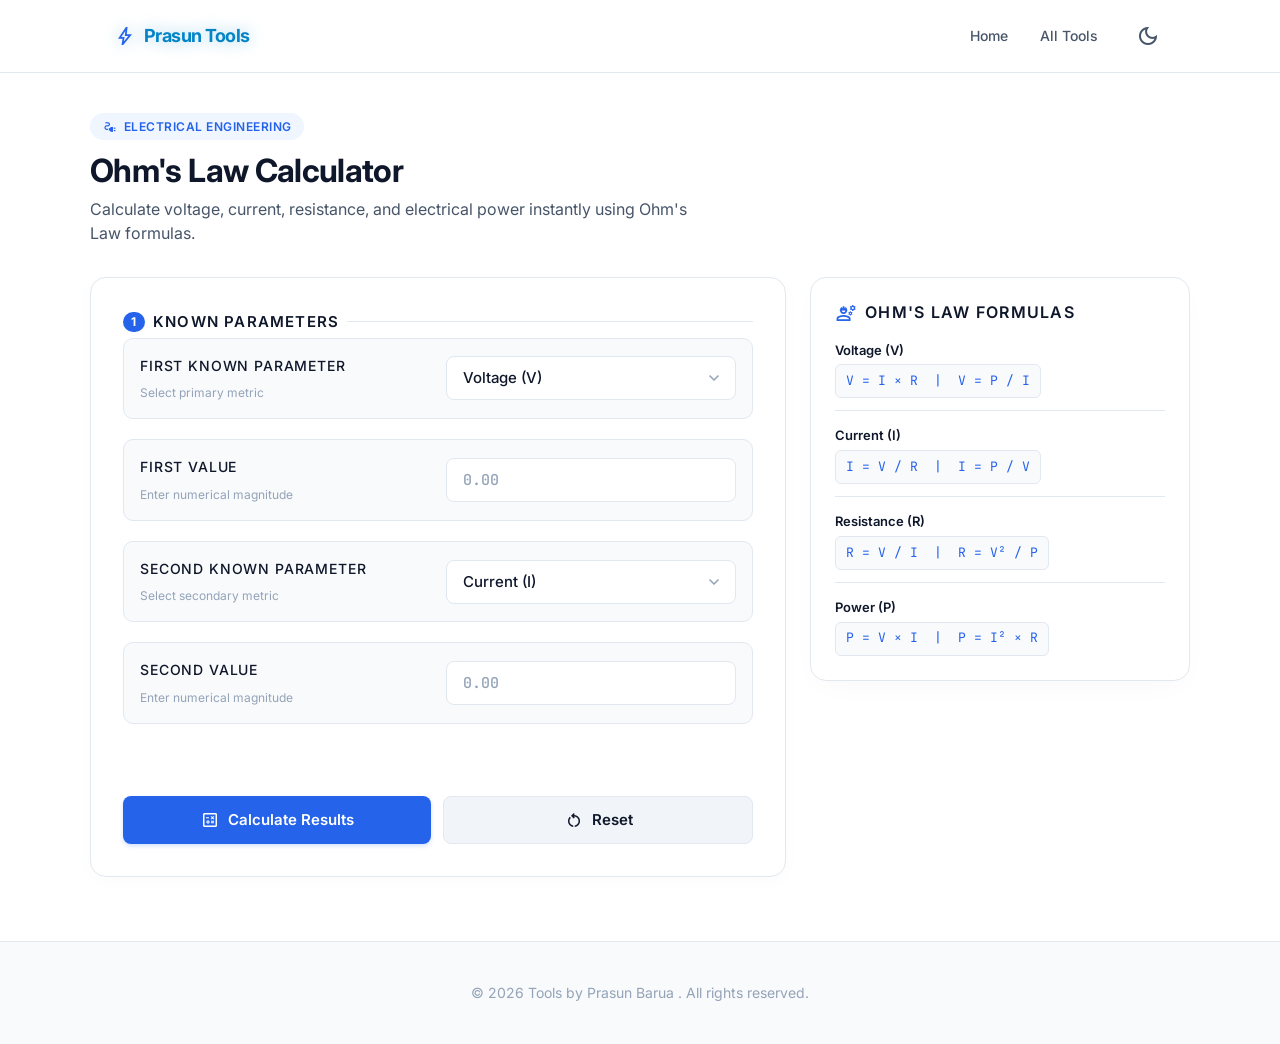
<file: tools/ohms-law-calculator.html>
<!DOCTYPE html>
<html lang="en" data-theme="light">
<head>
    <!-- Google tag (gtag.js) -->
<script async src="https://www.googletagmanager.com/gtag/js?id=G-D5NNN0SFP0"></script>
<script>
  window.dataLayer = window.dataLayer || [];
  function gtag(){dataLayer.push(arguments);}
  gtag('js', new Date());

  gtag('config', 'G-D5NNN0SFP0');
</script>

    <meta charset="UTF-8">
    <meta name="viewport" content="width=device-width, initial-scale=1.0">
    <title>Ohm's Law Calculator — Prasun Tools</title>
    <meta name="description" content="Free Ohm's Law calculator to calculate voltage, current, resistance, and electrical power instantly in your browser.">
    
    <!-- Canonical Link -->
    <link rel="canonical" href="https://tools.prasunbarua.com/tools/ohms-law-calculator.html">

    <!-- Open Graph Meta Tags -->
    <meta property="og:title" content="Ohm's Law Calculator — Prasun Tools">
    <meta property="og:description" content="Instant browser-based calculator for Voltage, Current, Resistance, and Power.">
    <meta property="og:type" content="website">
    <meta property="og:url" content="https://tools.prasunbarua.com/tools/ohms-law-calculator.html">
    
    <!-- Favicon -->
    <link rel="icon" type="image/x-icon" href="../favicon.ico">
    
    <!-- Google Fonts & Material Symbols -->
    <link rel="preconnect" href="https://fonts.googleapis.com">
    <link rel="preconnect" href="https://fonts.gstatic.com" crossorigin>
    <link rel="stylesheet" href="https://fonts.googleapis.com/css2?family=Inter:wght@400;500;600;700&family=JetBrains+Mono:wght@400;500&display=swap">
    <link rel="stylesheet" href="https://fonts.googleapis.com/css2?family=Material+Symbols+Outlined:opsz,wght,FILL,GRAD@24,400,0,0" />
    
    <!-- Stylesheets -->
    <link rel="stylesheet" href="../assets/css/style.css">
    <link rel="stylesheet" href="../assets/css/tool-page.css">
    
    <!-- Global Theme Initializer Script -->
    <script>
        const savedTheme = localStorage.getItem('theme') || 
            (window.matchMedia('(prefers-color-scheme: dark)').matches ? 'dark' : 'light');
        document.documentElement.setAttribute('data-theme', savedTheme);
    </script>

    <style>
        /* Engineering Platform UI Enhancements */
        :root {
            --bg-main: #ffffff;
            --bg-secondary: #f8fafc;
            --surface: #ffffff;
            --surface-hover: #f1f5f9;
            --text-primary: #0f172a;
            --text-secondary: #475569;
            --text-muted: #94a3b8;
            --border-light: #e2e8f0;
            --border-hover: #cbd5e1;
            --brand-blue: #2563eb;
            --brand-blue-hover: #1d4ed8;
            --brand-blue-light: #eff6ff;
            --success-bg: #f0fdf4;
            --success-text: #166534;
            --success-border: #bbf7d0;
            
            --font-sans: 'Inter', -apple-system, BlinkMacSystemFont, "Segoe UI", Roboto, sans-serif;
            --font-mono: 'JetBrains Mono', monospace;
            --radius-lg: 16px;
            --radius-md: 10px;
            --radius-full: 9999px;
            --transition-smooth: 0.2s ease;
            --container-width: 1100px;
        }

        [data-theme="dark"] {
            --bg-main: #020617;
            --bg-secondary: #0f172a;
            --surface: #0f172a;
            --surface-hover: #1e293b;
            --text-primary: #f8fafc;
            --text-secondary: #94a3b8;
            --text-muted: #64748b;
            --border-light: #1e293b;
            --border-hover: #334155;
            --brand-blue: #3b82f6;
            --brand-blue-hover: #60a5fa;
            --brand-blue-light: rgba(59, 130, 246, 0.1);
            --success-bg: rgba(22, 101, 52, 0.2);
            --success-text: #4ade80;
            --success-border: rgba(74, 222, 128, 0.3);
        }

        *, *::before, *::after { box-sizing: border-box; margin: 0; padding: 0; }
        body {
            font-family: var(--font-sans);
            background-color: var(--bg-main);
            color: var(--text-primary);
            line-height: 1.6;
            -webkit-font-smoothing: antialiased;
        }

        a { text-decoration: none; color: inherit; }
        ul { list-style: none; }

        .container {
            width: 100%;
            max-width: var(--container-width);
            margin: 0 auto;
            padding: 0 1.5rem;
        }

        /* Header Navigation */
        .site-header {
            position: sticky;
            top: 0;
            z-index: 100;
            background: var(--bg-main);
            border-bottom: 1px solid var(--border-light);
            backdrop-filter: blur(12px);
        }

        .header-inner {
            display: flex;
            align-items: center;
            justify-content: space-between;
            height: 4.5rem;
        }

        .logo {
            display: flex;
            align-items: center;
            gap: 0.5rem;
            font-weight: 700;
            font-size: 1.125rem;
            color: var(--text-primary);
        }

        .logo-icon {
            color: var(--brand-blue);
            font-size: 1.375rem;
        }

        .nav-links {
            display: flex;
            align-items: center;
            gap: 2rem;
        }

        .nav-links a {
            font-size: 0.875rem;
            font-weight: 500;
            color: var(--text-secondary);
            transition: color var(--transition-smooth);
        }

        .nav-links a:hover {
            color: var(--text-primary);
        }

        .theme-toggle-btn {
            background: none;
            border: none;
            cursor: pointer;
            color: var(--text-secondary);
            display: flex;
            align-items: center;
            justify-content: center;
            width: 2.25rem;
            height: 2.25rem;
            border-radius: var(--radius-full);
            transition: background var(--transition-smooth), color var(--transition-smooth);
        }

        .theme-toggle-btn:hover {
            background: var(--surface-hover);
            color: var(--text-primary);
        }

        /* Tool Main Area */
        .tool-main {
            padding: 2.5rem 0 4rem;
        }

        .tool-header {
            margin-bottom: 2rem;
        }

        .tool-badge-pill {
            display: inline-flex;
            align-items: center;
            gap: 0.375rem;
            background: var(--brand-blue-light);
            color: var(--brand-blue);
            font-size: 0.75rem;
            font-weight: 600;
            padding: 0.25rem 0.75rem;
            border-radius: var(--radius-full);
            margin-bottom: 0.75rem;
            text-transform: uppercase;
            letter-spacing: 0.04em;
        }

        .tool-badge-pill .material-symbols-outlined {
            font-size: 1rem;
        }

        .tool-header h1 {
            font-size: 2rem;
            font-weight: 700;
            letter-spacing: -0.02em;
            margin-bottom: 0.375rem;
            color: var(--text-primary);
        }

        .tool-header p {
            font-size: 1rem;
            color: var(--text-secondary);
            max-width: 600px;
        }

        /* Workspace Grid: Calculator + Reference Sidebar */
        .tool-workspace {
            display: grid;
            grid-template-columns: 1fr 380px;
            gap: 1.5rem;
            align-items: start;
        }

        @media (max-width: 900px) {
            .tool-workspace {
                grid-template-columns: 1fr;
            }
        }

        /* Calculator Card */
        .calculator-card {
            background: var(--surface);
            border: 1px solid var(--border-light);
            border-radius: var(--radius-lg);
            padding: 2rem;
            box-shadow: 0 4px 20px rgba(0,0,0,0.02);
        }

        .form-section-group {
            border: none;
            display: flex;
            flex-direction: column;
            gap: 1.25rem;
            margin-bottom: 1.5rem;
        }

        .section-title-tag {
            font-size: 0.9375rem;
            font-weight: 600;
            color: var(--text-primary);
            display: flex;
            align-items: center;
            gap: 0.5rem;
            margin-bottom: 0.25rem;
        }

        .step-number {
            display: inline-flex;
            align-items: center;
            justify-content: center;
            width: 20px;
            height: 20px;
            background: var(--brand-blue);
            color: #ffffff;
            font-size: 0.75rem;
            border-radius: var(--radius-full);
        }

        .input-row-card {
            display: grid;
            grid-template-columns: 1fr 1fr;
            gap: 1rem;
            align-items: center;
            background: var(--bg-secondary);
            border: 1px solid var(--border-light);
            border-radius: var(--radius-md);
            padding: 1rem;
            transition: border-color var(--transition-smooth);
        }

        .input-row-card:focus-within {
            border-color: var(--brand-blue);
        }

        @media (max-width: 540px) {
            .input-row-card {
                grid-template-columns: 1fr;
                gap: 0.5rem;
            }
        }

        .select-group label, .select-group .input-hint {
            display: block;
        }

        .select-group label {
            font-weight: 500;
            font-size: 0.875rem;
            color: var(--text-primary);
        }

        .input-hint {
            font-size: 0.75rem;
            color: var(--text-muted);
            margin-top: 0.125rem;
        }

        .input-field-wrapper {
            position: relative;
            width: 100%;
        }

        .input-field-wrapper select,
        .input-field-wrapper input {
            width: 100%;
            height: 44px;
            padding: 0 2.25rem 0 1rem;
            background: var(--surface);
            border: 1px solid var(--border-light);
            border-radius: 8px;
            font-family: var(--font-sans);
            font-size: 0.9375rem;
            color: var(--text-primary);
            outline: none;
            transition: all var(--transition-smooth);
            appearance: none;
        }

        .input-field-wrapper input {
            padding: 0 1rem;
            font-family: var(--font-mono);
        }

        .input-field-wrapper select:focus,
        .input-field-wrapper input:focus {
            border-color: var(--brand-blue);
            box-shadow: 0 0 0 3px rgba(37,99,235,0.12);
        }

        .select-arrow {
            position: absolute;
            right: 0.75rem;
            top: 50%;
            transform: translateY(-50%);
            color: var(--text-muted);
            pointer-events: none;
            font-size: 20px;
        }

        /* Action Buttons */
        .action-buttons {
            display: flex;
            gap: 0.75rem;
            margin-top: 1.5rem;
        }

        .btn {
            flex: 1;
            height: 48px;
            display: inline-flex;
            align-items: center;
            justify-content: center;
            gap: 0.5rem;
            font-family: var(--font-sans);
            font-size: 0.9375rem;
            font-weight: 600;
            border-radius: 8px;
            cursor: pointer;
            border: none;
            transition: all var(--transition-smooth);
        }

        .primary-btn {
            background: var(--brand-blue);
            color: #ffffff;
            box-shadow: 0 2px 4px rgba(37,99,235,0.2);
        }

        .primary-btn:hover {
            background: var(--brand-blue-hover);
        }

        .secondary-btn {
            background: var(--surface-hover);
            color: var(--text-primary);
            border: 1px solid var(--border-light);
        }

        .secondary-btn:hover {
            border-color: var(--border-hover);
            background: var(--border-light);
        }

        /* Results Box */
        .results-box {
            margin-top: 1.5rem;
            background: var(--success-bg);
            border: 1px solid var(--success-border);
            border-radius: var(--radius-md);
            padding: 1.25rem 1.5rem;
        }

        .results-header {
            display: flex;
            align-items: center;
            gap: 0.5rem;
            margin-bottom: 1rem;
            color: var(--success-text);
        }

        .results-header h3 {
            font-size: 0.9375rem;
            font-weight: 600;
        }

        .success-icon {
            font-size: 20px;
        }

        .results-grid {
            display: grid;
            grid-template-columns: 1fr 1fr;
            gap: 1rem;
        }

        @media (max-width: 480px) {
            .results-grid {
                grid-template-columns: 1fr;
            }
        }

        .result-item {
            background: var(--surface);
            border: 1px solid var(--success-border);
            border-radius: 8px;
            padding: 0.875rem 1rem;
        }

        .result-label {
            display: block;
            font-size: 0.75rem;
            font-weight: 500;
            color: var(--text-secondary);
            margin-bottom: 0.25rem;
        }

        .result-value {
            font-family: var(--font-mono);
            font-size: 1.25rem;
            font-weight: 700;
            color: var(--text-primary);
        }

        /* Formula Reference Sidebar */
        .info-card {
            background: var(--surface);
            border: 1px solid var(--border-light);
            border-radius: var(--radius-lg);
            padding: 1.5rem;
        }

        .info-header {
            display: flex;
            align-items: center;
            gap: 0.5rem;
            margin-bottom: 1rem;
            color: var(--text-primary);
        }

        .info-header h3 {
            font-size: 1rem;
            font-weight: 600;
        }

        .formula-list {
            display: flex;
            flex-direction: column;
            gap: 0.875rem;
        }

        .formula-list li {
            display: flex;
            flex-direction: column;
            gap: 0.25rem;
            padding-bottom: 0.75rem;
            border-bottom: 1px solid var(--border-light);
        }

        .formula-list li:last-child {
            border-bottom: none;
            padding-bottom: 0;
        }

        .formula-name {
            font-size: 0.8125rem;
            font-weight: 600;
            color: var(--text-primary);
        }

        .formula-eq {
            font-family: var(--font-mono);
            font-size: 0.8125rem;
            color: var(--brand-blue);
        }

        /* Footer */
        .site-footer {
            border-top: 1px solid var(--border-light);
            padding: 2.5rem 0;
            text-align: center;
            font-size: 0.875rem;
            color: var(--text-muted);
            background: var(--bg-secondary);
        }

        .footer-content {
            display: flex;
            flex-direction: column;
            align-items: center;
            gap: 0.5rem;
        }

        .privacy-badge {
            display: inline-flex;
            align-items: center;
            gap: 0.375rem;
            font-size: 0.8125rem;
            color: var(--text-secondary);
        }

        .privacy-badge .material-symbols-outlined {
            font-size: 16px;
        }
    </style>
    <script async src="https://pagead2.googlesyndication.com/pagead/js/adsbygoogle.js?client=ca-pub-8736637194399168"
     crossorigin="anonymous"></script>
</head>
<body>

    <!-- Header Section -->
    <header class="site-header">
        <div class="container header-inner">
            <a href="/" class="logo" aria-label="Prasun Tools Home">
                <span class="material-symbols-outlined logo-icon" aria-hidden="true">bolt</span>
                <span>Prasun Tools</span>
            </a>
            <nav class="nav-links" aria-label="Main Navigation">
                <a href="/">Home</a>
                <a href="/#tools-grid">All Tools</a>
                <button id="theme-toggle" class="theme-toggle-btn" aria-label="Toggle dark and light mode">
                    <span class="material-symbols-outlined" aria-hidden="true">dark_mode</span>
                </button>
            </nav>
        </div>
    </header>

    <!-- Main Tool Container -->
    <main class="container tool-main">
        <div class="tool-header">
            <div class="tool-badge-pill">
                <span class="material-symbols-outlined" aria-hidden="true">electrical_services</span>
                <span>Electrical Engineering</span>
            </div>
            <h1>Ohm's Law Calculator</h1>
            <p>Calculate voltage, current, resistance, and electrical power instantly using Ohm's Law formulas.</p>
        </div>

        <div class="tool-workspace">
            <!-- Calculator Card -->
            <div class="calculator-card">
                <form class="calculator-inner" id="ohms-form" onsubmit="return false;">
                    <fieldset class="form-section-group">
                        <legend class="section-title-tag">
                            <span class="step-number">1</span> Known Parameters
                        </legend>

                        <!-- Known Parameter 1 -->
                        <div class="input-row-card">
                            <div class="select-group">
                                <label for="param1-select">First Known Parameter</label>
                                <span class="input-hint">Select primary metric</span>
                            </div>
                            <div class="input-group">
                                <div class="input-field-wrapper select-wrapper">
                                    <select id="param1-select" name="param1-select">
                                        <option value="voltage" selected>Voltage (V)</option>
                                        <option value="current">Current (I)</option>
                                        <option value="resistance">Resistance (R)</option>
                                        <option value="power">Power (P)</option>
                                    </select>
                                    <span class="material-symbols-outlined select-arrow" aria-hidden="true">expand_more</span>
                                </div>
                            </div>
                        </div>

                        <div class="input-row-card">
                            <div class="select-group">
                                <label for="param1-value">First Value</label>
                                <span class="input-hint">Enter numerical magnitude</span>
                            </div>
                            <div class="input-group">
                                <div class="input-field-wrapper">
                                    <input type="number" id="param1-value" name="param1-value" placeholder="0.00" step="any" required>
                                </div>
                            </div>
                        </div>

                        <!-- Known Parameter 2 -->
                        <div class="input-row-card">
                            <div class="select-group">
                                <label for="param2-select">Second Known Parameter</label>
                                <span class="input-hint">Select secondary metric</span>
                            </div>
                            <div class="input-group">
                                <div class="input-field-wrapper select-wrapper">
                                    <select id="param2-select" name="param2-select">
                                        <option value="voltage">Voltage (V)</option>
                                        <option value="current" selected>Current (I)</option>
                                        <option value="resistance">Resistance (R)</option>
                                        <option value="power">Power (P)</option>
                                    </select>
                                    <span class="material-symbols-outlined select-arrow" aria-hidden="true">expand_more</span>
                                </div>
                            </div>
                        </div>

                        <div class="input-row-card">
                            <div class="select-group">
                                <label for="param2-value">Second Value</label>
                                <span class="input-hint">Enter numerical magnitude</span>
                            </div>
                            <div class="input-group">
                                <div class="input-field-wrapper">
                                    <input type="number" id="param2-value" name="param2-value" placeholder="0.00" step="any" required>
                                </div>
                            </div>
                        </div>
                    </fieldset>

                    <!-- Action Buttons -->
                    <div class="action-buttons">
                        <button type="button" id="calc-btn" class="btn primary-btn">
                            <span class="material-symbols-outlined" aria-hidden="true">calculate</span> Calculate Results
                        </button>
                        <button type="reset" id="reset-btn" class="btn secondary-btn">
                            <span class="material-symbols-outlined" aria-hidden="true">restart_alt</span> Reset
                        </button>
                    </div>
                </form>

                <!-- Results Display Section -->
                <div id="results-section" class="results-box" style="display: none;" aria-live="polite">
                    <div class="results-header">
                        <span class="material-symbols-outlined success-icon" aria-hidden="true">check_circle</span>
                        <h3>Calculated Results</h3>
                    </div>
                    <div class="results-grid">
                        <div class="result-item">
                            <span class="result-label" id="res-label-1">Voltage (V)</span>
                            <span class="result-value" id="res-val-1">--</span>
                        </div>
                        <div class="result-item">
                            <span class="result-label" id="res-label-2">Resistance (R)</span>
                            <span class="result-value" id="res-val-2">--</span>
                        </div>
                    </div>
                </div>
            </div>

            <!-- Formula Reference Sidebar Card -->
            <aside class="info-card" aria-label="Formula Reference">
                <div class="info-header">
                    <span class="material-symbols-outlined" aria-hidden="true">engineering</span>
                    <h3>Ohm's Law Formulas</h3>
                </div>
                <ul class="formula-list">
                    <li>
                        <span class="formula-name">Voltage (V)</span>
                        <span class="formula-eq">V = I × R &nbsp;|&nbsp; V = P / I</span>
                    </li>
                    <li>
                        <span class="formula-name">Current (I)</span>
                        <span class="formula-eq">I = V / R &nbsp;|&nbsp; I = P / V</span>
                    </li>
                    <li>
                        <span class="formula-name">Resistance (R)</span>
                        <span class="formula-eq">R = V / I &nbsp;|&nbsp; R = V² / P</span>
                    </li>
                    <li>
                        <span class="formula-name">Power (P)</span>
                        <span class="formula-eq">P = V × I &nbsp;|&nbsp; P = I² × R</span>
                    </li>
                </ul>
            </aside>
        </div>
    </main>

    <!-- Footer Section -->
    <footer class="site-footer">
        <div class="container footer-content">
            <p>
    &copy; 2026 Tools by
    <a href="https://www.prasunbarua.com"
       target="_blank"
       rel="noopener noreferrer">
        Prasun Barua
    </a>.
    All rights reserved.
</p>
        </div>
    </footer>

    <!-- Tool Logic Scripts -->
    <script src="../assets/js/tools/ohms-law-calculator.js" defer></script>
    <script src="../assets/js/app.js" defer></script>
</body>
</html>
</file>
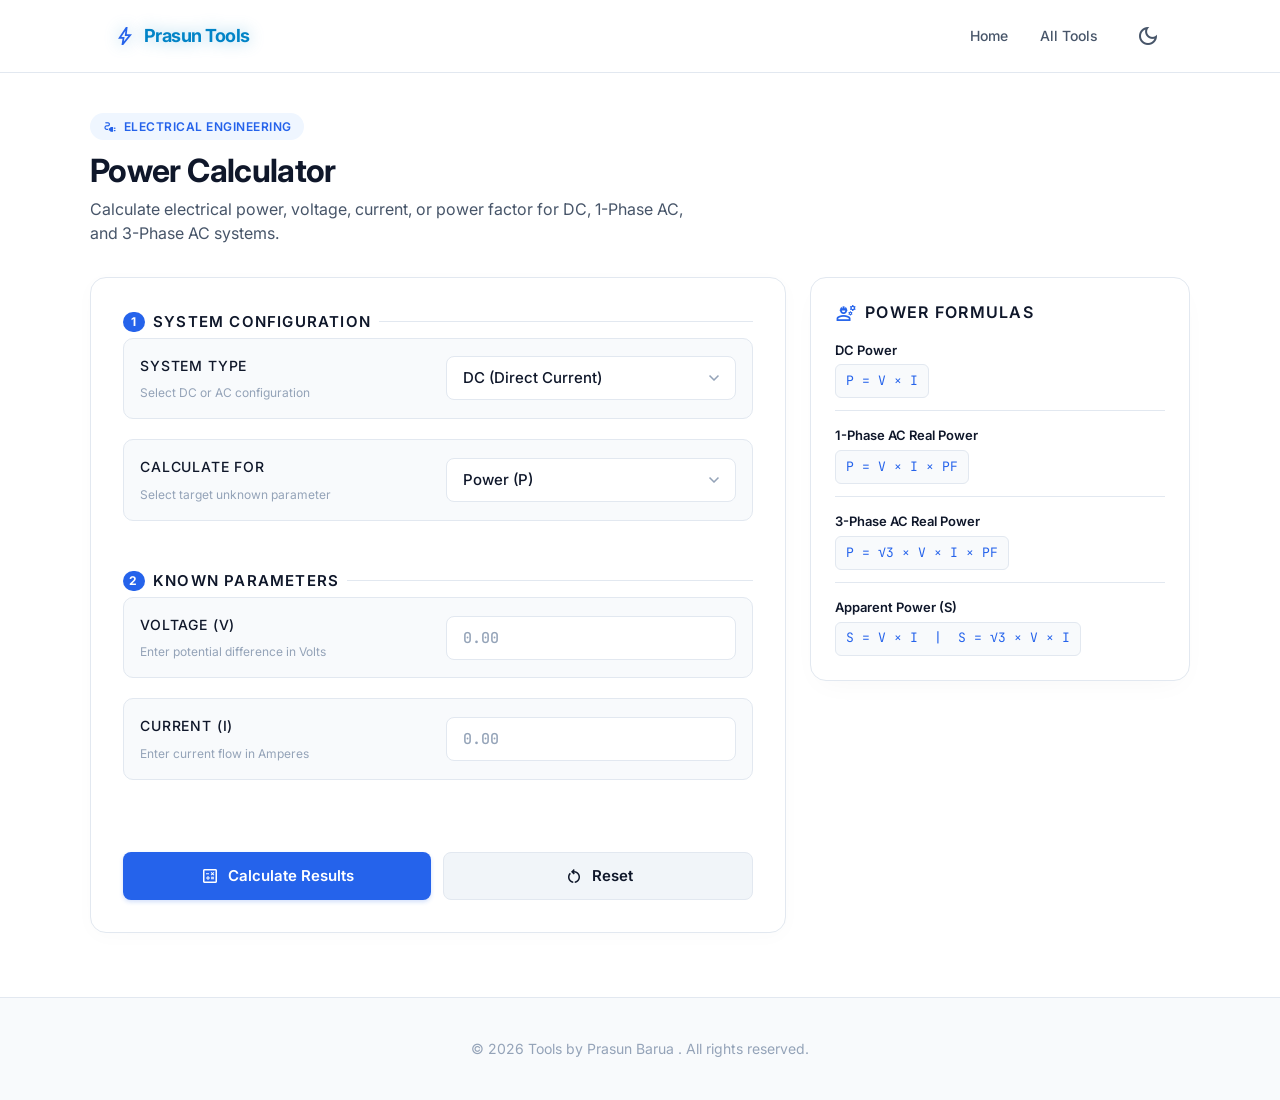
<file: tools/power-calculator.html>
<!DOCTYPE html>
<html lang="en" data-theme="light">
<head>
    <!-- Google tag (gtag.js) -->
    <script async src="https://www.googletagmanager.com/gtag/js?id=G-D5NNN0SFP0"></script>
    <script>
      window.dataLayer = window.dataLayer || [];
      function gtag(){dataLayer.push(arguments);}
      gtag('js', new Date());

      gtag('config', 'G-D5NNN0SFP0');
    </script>

    <meta charset="UTF-8">
    <meta name="viewport" content="width=device-width, initial-scale=1.0">
    <title>Power Calculator — Prasun Tools</title>
    <meta name="description" content="Free Electrical Power Calculator to find power, voltage, current, and power factor for DC, 1-Phase AC, and 3-Phase AC circuits.">
    
    <!-- Canonical Link -->
    <link rel="canonical" href="https://tools.prasunbarua.com/tools/power-calculator.html">

    <!-- Open Graph Meta Tags -->
    <meta property="og:title" content="Power Calculator — Prasun Tools">
    <meta property="og:description" content="Calculate electrical power, voltage, current, and power factor for DC, 1-Phase AC, and 3-Phase AC systems.">
    <meta property="og:type" content="website">
    <meta property="og:url" content="https://tools.prasunbarua.com/tools/power-calculator.html">
    
    <!-- Favicon -->
    <link rel="icon" type="image/x-icon" href="../favicon.ico">
    
    <!-- Google Fonts & Material Symbols -->
    <link rel="preconnect" href="https://fonts.googleapis.com">
    <link rel="preconnect" href="https://fonts.gstatic.com" crossorigin>
    <link rel="stylesheet" href="https://fonts.googleapis.com/css2?family=Inter:wght@400;500;600;700&family=JetBrains+Mono:wght@400;500&display=swap">
    <link rel="stylesheet" href="https://fonts.googleapis.com/css2?family=Material+Symbols+Outlined:opsz,wght,FILL,GRAD@24,400,0,0" />
    
    <!-- Stylesheets -->
    <link rel="stylesheet" href="../assets/css/style.css">
    <link rel="stylesheet" href="../assets/css/tool-page.css">
    
    <!-- Global Theme Initializer Script -->
    <script>
        const savedTheme = localStorage.getItem('theme') || 
            (window.matchMedia('(prefers-color-scheme: dark)').matches ? 'dark' : 'light');
        document.documentElement.setAttribute('data-theme', savedTheme);
    </script>

    <style>
        /* Engineering Platform UI Enhancements */
        :root {
            --bg-main: #ffffff;
            --bg-secondary: #f8fafc;
            --surface: #ffffff;
            --surface-hover: #f1f5f9;
            --text-primary: #0f172a;
            --text-secondary: #475569;
            --text-muted: #94a3b8;
            --border-light: #e2e8f0;
            --border-hover: #cbd5e1;
            --brand-blue: #2563eb;
            --brand-blue-hover: #1d4ed8;
            --brand-blue-light: #eff6ff;
            --success-bg: #f0fdf4;
            --success-text: #166534;
            --success-border: #bbf7d0;
            
            --font-sans: 'Inter', -apple-system, BlinkMacSystemFont, "Segoe UI", Roboto, sans-serif;
            --font-mono: 'JetBrains Mono', monospace;
            --radius-lg: 16px;
            --radius-md: 10px;
            --radius-full: 9999px;
            --transition-smooth: 0.2s ease;
            --container-width: 1100px;
        }

        [data-theme="dark"] {
            --bg-main: #020617;
            --bg-secondary: #0f172a;
            --surface: #0f172a;
            --surface-hover: #1e293b;
            --text-primary: #f8fafc;
            --text-secondary: #94a3b8;
            --text-muted: #64748b;
            --border-light: #1e293b;
            --border-hover: #334155;
            --brand-blue: #3b82f6;
            --brand-blue-hover: #60a5fa;
            --brand-blue-light: rgba(59, 130, 246, 0.1);
            --success-bg: rgba(22, 101, 52, 0.2);
            --success-text: #4ade80;
            --success-border: rgba(74, 222, 128, 0.3);
        }

        *, *::before, *::after { box-sizing: border-box; margin: 0; padding: 0; }
        body {
            font-family: var(--font-sans);
            background-color: var(--bg-main);
            color: var(--text-primary);
            line-height: 1.6;
            -webkit-font-smoothing: antialiased;
        }

        a { text-decoration: none; color: inherit; }
        ul { list-style: none; }

        .container {
            width: 100%;
            max-width: var(--container-width);
            margin: 0 auto;
            padding: 0 1.5rem;
        }

        /* Header Navigation */
        .site-header {
            position: sticky;
            top: 0;
            z-index: 100;
            background: var(--bg-main);
            border-bottom: 1px solid var(--border-light);
            backdrop-filter: blur(12px);
        }

        .header-inner {
            display: flex;
            align-items: center;
            justify-content: space-between;
            height: 4.5rem;
        }

        .logo {
            display: flex;
            align-items: center;
            gap: 0.5rem;
            font-weight: 700;
            font-size: 1.125rem;
            color: var(--text-primary);
        }

        .logo-icon {
            color: var(--brand-blue);
            font-size: 1.375rem;
        }

        .nav-links {
            display: flex;
            align-items: center;
            gap: 2rem;
        }

        .nav-links a {
            font-size: 0.875rem;
            font-weight: 500;
            color: var(--text-secondary);
            transition: color var(--transition-smooth);
        }

        .nav-links a:hover {
            color: var(--text-primary);
        }

        .theme-toggle-btn {
            background: none;
            border: none;
            cursor: pointer;
            color: var(--text-secondary);
            display: flex;
            align-items: center;
            justify-content: center;
            width: 2.25rem;
            height: 2.25rem;
            border-radius: var(--radius-full);
            transition: background var(--transition-smooth), color var(--transition-smooth);
        }

        .theme-toggle-btn:hover {
            background: var(--surface-hover);
            color: var(--text-primary);
        }

        /* Tool Main Area */
        .tool-main {
            padding: 2.5rem 0 4rem;
        }

        .tool-header {
            margin-bottom: 2rem;
        }

        .tool-badge-pill {
            display: inline-flex;
            align-items: center;
            gap: 0.375rem;
            background: var(--brand-blue-light);
            color: var(--brand-blue);
            font-size: 0.75rem;
            font-weight: 600;
            padding: 0.25rem 0.75rem;
            border-radius: var(--radius-full);
            margin-bottom: 0.75rem;
            text-transform: uppercase;
            letter-spacing: 0.04em;
        }

        .tool-badge-pill .material-symbols-outlined {
            font-size: 1rem;
        }

        .tool-header h1 {
            font-size: 2rem;
            font-weight: 700;
            letter-spacing: -0.02em;
            margin-bottom: 0.375rem;
            color: var(--text-primary);
        }

        .tool-header p {
            font-size: 1rem;
            color: var(--text-secondary);
            max-width: 600px;
        }

        /* Workspace Grid: Calculator + Reference Sidebar */
        .tool-workspace {
            display: grid;
            grid-template-columns: 1fr 380px;
            gap: 1.5rem;
            align-items: start;
        }

        @media (max-width: 900px) {
            .tool-workspace {
                grid-template-columns: 1fr;
            }
        }

        /* Calculator Card */
        .calculator-card {
            background: var(--surface);
            border: 1px solid var(--border-light);
            border-radius: var(--radius-lg);
            padding: 2rem;
            box-shadow: 0 4px 20px rgba(0,0,0,0.02);
        }

        .form-section-group {
            border: none;
            display: flex;
            flex-direction: column;
            gap: 1.25rem;
            margin-bottom: 1.5rem;
        }

        .section-title-tag {
            font-size: 0.9375rem;
            font-weight: 600;
            color: var(--text-primary);
            display: flex;
            align-items: center;
            gap: 0.5rem;
            margin-bottom: 0.25rem;
        }

        .step-number {
            display: inline-flex;
            align-items: center;
            justify-content: center;
            width: 20px;
            height: 20px;
            background: var(--brand-blue);
            color: #ffffff;
            font-size: 0.75rem;
            border-radius: var(--radius-full);
        }

        .input-row-card {
            display: grid;
            grid-template-columns: 1fr 1fr;
            gap: 1rem;
            align-items: center;
            background: var(--bg-secondary);
            border: 1px solid var(--border-light);
            border-radius: var(--radius-md);
            padding: 1rem;
            transition: border-color var(--transition-smooth);
        }

        .input-row-card:focus-within {
            border-color: var(--brand-blue);
        }

        @media (max-width: 540px) {
            .input-row-card {
                grid-template-columns: 1fr;
                gap: 0.5rem;
            }
        }

        .select-group label, .select-group .input-hint {
            display: block;
        }

        .select-group label {
            font-weight: 500;
            font-size: 0.875rem;
            color: var(--text-primary);
        }

        .input-hint {
            font-size: 0.75rem;
            color: var(--text-muted);
            margin-top: 0.125rem;
        }

        .input-field-wrapper {
            position: relative;
            width: 100%;
        }

        .input-field-wrapper select,
        .input-field-wrapper input {
            width: 100%;
            height: 44px;
            padding: 0 2.25rem 0 1rem;
            background: var(--surface);
            border: 1px solid var(--border-light);
            border-radius: 8px;
            font-family: var(--font-sans);
            font-size: 0.9375rem;
            color: var(--text-primary);
            outline: none;
            transition: all var(--transition-smooth);
            appearance: none;
        }

        .input-field-wrapper input {
            padding: 0 1rem;
            font-family: var(--font-mono);
        }

        .input-field-wrapper select:focus,
        .input-field-wrapper input:focus {
            border-color: var(--brand-blue);
            box-shadow: 0 0 0 3px rgba(37,99,235,0.12);
        }

        .select-arrow {
            position: absolute;
            right: 0.75rem;
            top: 50%;
            transform: translateY(-50%);
            color: var(--text-muted);
            pointer-events: none;
            font-size: 20px;
        }

        /* Action Buttons */
        .action-buttons {
            display: flex;
            gap: 0.75rem;
            margin-top: 1.5rem;
        }

        .btn {
            flex: 1;
            height: 48px;
            display: inline-flex;
            align-items: center;
            justify-content: center;
            gap: 0.5rem;
            font-family: var(--font-sans);
            font-size: 0.9375rem;
            font-weight: 600;
            border-radius: 8px;
            cursor: pointer;
            border: none;
            transition: all var(--transition-smooth);
        }

        .primary-btn {
            background: var(--brand-blue);
            color: #ffffff;
            box-shadow: 0 2px 4px rgba(37,99,235,0.2);
        }

        .primary-btn:hover {
            background: var(--brand-blue-hover);
        }

        .secondary-btn {
            background: var(--surface-hover);
            color: var(--text-primary);
            border: 1px solid var(--border-light);
        }

        .secondary-btn:hover {
            border-color: var(--border-hover);
            background: var(--border-light);
        }

        /* Results Box */
        .results-box {
            margin-top: 1.5rem;
            background: var(--success-bg);
            border: 1px solid var(--success-border);
            border-radius: var(--radius-md);
            padding: 1.25rem 1.5rem;
        }

        .results-header {
            display: flex;
            align-items: center;
            gap: 0.5rem;
            margin-bottom: 1rem;
            color: var(--success-text);
        }

        .results-header h3 {
            font-size: 0.9375rem;
            font-weight: 600;
        }

        .success-icon {
            font-size: 20px;
        }

        .results-grid {
            display: grid;
            grid-template-columns: 1fr 1fr;
            gap: 1rem;
        }

        @media (max-width: 480px) {
            .results-grid {
                grid-template-columns: 1fr;
            }
        }

        .result-item {
            background: var(--surface);
            border: 1px solid var(--success-border);
            border-radius: 8px;
            padding: 0.875rem 1rem;
        }

        .result-label {
            display: block;
            font-size: 0.75rem;
            font-weight: 500;
            color: var(--text-secondary);
            margin-bottom: 0.25rem;
        }

        .result-value {
            font-family: var(--font-mono);
            font-size: 1.25rem;
            font-weight: 700;
            color: var(--text-primary);
        }

        /* Formula Reference Sidebar */
        .info-card {
            background: var(--surface);
            border: 1px solid var(--border-light);
            border-radius: var(--radius-lg);
            padding: 1.5rem;
        }

        .info-header {
            display: flex;
            align-items: center;
            gap: 0.5rem;
            margin-bottom: 1rem;
            color: var(--text-primary);
        }

        .info-header h3 {
            font-size: 1rem;
            font-weight: 600;
        }

        .formula-list {
            display: flex;
            flex-direction: column;
            gap: 0.875rem;
        }

        .formula-list li {
            display: flex;
            flex-direction: column;
            gap: 0.25rem;
            padding-bottom: 0.75rem;
            border-bottom: 1px solid var(--border-light);
        }

        .formula-list li:last-child {
            border-bottom: none;
            padding-bottom: 0;
        }

        .formula-name {
            font-size: 0.8125rem;
            font-weight: 600;
            color: var(--text-primary);
        }

        .formula-eq {
            font-family: var(--font-mono);
            font-size: 0.8125rem;
            color: var(--brand-blue);
        }

        /* Footer */
        .site-footer {
            border-top: 1px solid var(--border-light);
            padding: 2.5rem 0;
            text-align: center;
            font-size: 0.875rem;
            color: var(--text-muted);
            background: var(--bg-secondary);
        }

        .footer-content {
            display: flex;
            flex-direction: column;
            align-items: center;
            gap: 0.5rem;
        }

        .privacy-badge {
            display: inline-flex;
            align-items: center;
            gap: 0.375rem;
            font-size: 0.8125rem;
            color: var(--text-secondary);
        }

        .privacy-badge .material-symbols-outlined {
            font-size: 16px;
        }
    </style>
    <script async src="https://pagead2.googlesyndication.com/pagead/js/adsbygoogle.js?client=ca-pub-8736637194399168"
     crossorigin="anonymous"></script>
</head>
<body>

    <!-- Header Section -->
    <header class="site-header">
        <div class="container header-inner">
            <a href="/" class="logo" aria-label="Prasun Tools Home">
                <span class="material-symbols-outlined logo-icon" aria-hidden="true">bolt</span>
                <span>Prasun Tools</span>
            </a>
            <nav class="nav-links" aria-label="Main Navigation">
                <a href="/">Home</a>
                <a href="/#tools-grid">All Tools</a>
                <button id="theme-toggle" class="theme-toggle-btn" aria-label="Toggle dark and light mode">
                    <span class="material-symbols-outlined" aria-hidden="true">dark_mode</span>
                </button>
            </nav>
        </div>
    </header>

    <!-- Main Tool Container -->
    <main class="container tool-main">
        <div class="tool-header">
            <div class="tool-badge-pill">
                <span class="material-symbols-outlined" aria-hidden="true">electrical_services</span>
                <span>Electrical Engineering</span>
            </div>
            <h1>Power Calculator</h1>
            <p>Calculate electrical power, voltage, current, or power factor for DC, 1-Phase AC, and 3-Phase AC systems.</p>
        </div>

        <div class="tool-workspace">
            <!-- Calculator Card -->
            <div class="calculator-card">
                <form class="calculator-inner" id="power-form" onsubmit="return false;">
                    
                    <!-- Step 1: System Configuration -->
                    <fieldset class="form-section-group">
                        <legend class="section-title-tag">
                            <span class="step-number">1</span> System Configuration
                        </legend>

                        <div class="input-row-card">
                            <div class="select-group">
                                <label for="system-type">System Type</label>
                                <span class="input-hint">Select DC or AC configuration</span>
                            </div>
                            <div class="input-group">
                                <div class="input-field-wrapper select-wrapper">
                                    <select id="system-type" name="system-type">
                                        <option value="dc" selected>DC (Direct Current)</option>
                                        <option value="1phase">1-Phase AC</option>
                                        <option value="3phase">3-Phase AC</option>
                                    </select>
                                    <span class="material-symbols-outlined select-arrow" aria-hidden="true">expand_more</span>
                                </div>
                            </div>
                        </div>

                        <div class="input-row-card">
                            <div class="select-group">
                                <label for="calc-target">Calculate For</label>
                                <span class="input-hint">Select target unknown parameter</span>
                            </div>
                            <div class="input-group">
                                <div class="input-field-wrapper select-wrapper">
                                    <select id="calc-target" name="calc-target">
                                        <option value="power" selected>Power (P)</option>
                                        <option value="voltage">Voltage (V)</option>
                                        <option value="current">Current (I)</option>
                                        <option value="pf" id="pf-target-opt" style="display: none;">Power Factor (PF)</option>
                                    </select>
                                    <span class="material-symbols-outlined select-arrow" aria-hidden="true">expand_more</span>
                                </div>
                            </div>
                        </div>
                    </fieldset>

                    <!-- Step 2: Known Parameters -->
                    <fieldset class="form-section-group">
                        <legend class="section-title-tag">
                            <span class="step-number">2</span> Known Parameters
                        </legend>

                        <!-- Dynamic Input Rows (Populated or Toggled via JS) -->
                        <div class="input-row-card" id="row-voltage">
                            <div class="select-group">
                                <label for="val-voltage">Voltage (V)</label>
                                <span class="input-hint">Enter potential difference in Volts</span>
                            </div>
                            <div class="input-group">
                                <div class="input-field-wrapper">
                                    <input type="number" id="val-voltage" name="val-voltage" placeholder="0.00" step="any">
                                </div>
                            </div>
                        </div>

                        <div class="input-row-card" id="row-current">
                            <div class="select-group">
                                <label for="val-current">Current (I)</label>
                                <span class="input-hint">Enter current flow in Amperes</span>
                            </div>
                            <div class="input-group">
                                <div class="input-field-wrapper">
                                    <input type="number" id="val-current" name="val-current" placeholder="0.00" step="any">
                                </div>
                            </div>
                        </div>

                        <div class="input-row-card" id="row-power" style="display: none;">
                            <div class="select-group">
                                <label for="val-power">Power (P)</label>
                                <span class="input-hint">Enter real power in Watts</span>
                            </div>
                            <div class="input-group">
                                <div class="input-field-wrapper">
                                    <input type="number" id="val-power" name="val-power" placeholder="0.00" step="any">
                                </div>
                            </div>
                        </div>

                        <div class="input-row-card" id="row-pf" style="display: none;">
                            <div class="select-group">
                                <label for="val-pf">Power Factor (PF)</label>
                                <span class="input-hint">Value between 0.0 and 1.0</span>
                            </div>
                            <div class="input-group">
                                <div class="input-field-wrapper">
                                    <input type="number" id="val-pf" name="val-pf" placeholder="0.85" min="0" max="1" step="0.01">
                                </div>
                            </div>
                        </div>
                    </fieldset>

                    <!-- Action Buttons -->
                    <div class="action-buttons">
                        <button type="button" id="calc-btn" class="btn primary-btn">
                            <span class="material-symbols-outlined" aria-hidden="true">calculate</span> Calculate Results
                        </button>
                        <button type="reset" id="reset-btn" class="btn secondary-btn">
                            <span class="material-symbols-outlined" aria-hidden="true">restart_alt</span> Reset
                        </button>
                    </div>
                </form>

                <!-- Results Display Section -->
                <div id="results-section" class="results-box" style="display: none;" aria-live="polite">
                    <div class="results-header">
                        <span class="material-symbols-outlined success-icon" aria-hidden="true">check_circle</span>
                        <h3>Calculated Results</h3>
                    </div>
                    <div class="results-grid">
                        <div class="result-item">
                            <span class="result-label" id="res-label-1">Active Power (P)</span>
                            <span class="result-value" id="res-val-1">--</span>
                        </div>
                        <div class="result-item">
                            <span class="result-label" id="res-label-2">Apparent Power (S)</span>
                            <span class="result-value" id="res-val-2">--</span>
                        </div>
                    </div>
                </div>
            </div>

            <!-- Formula Reference Sidebar Card -->
            <aside class="info-card" aria-label="Formula Reference">
                <div class="info-header">
                    <span class="material-symbols-outlined" aria-hidden="true">engineering</span>
                    <h3>Power Formulas</h3>
                </div>
                <ul class="formula-list">
                    <li>
                        <span class="formula-name">DC Power</span>
                        <span class="formula-eq">P = V × I</span>
                    </li>
                    <li>
                        <span class="formula-name">1-Phase AC Real Power</span>
                        <span class="formula-eq">P = V × I × PF</span>
                    </li>
                    <li>
                        <span class="formula-name">3-Phase AC Real Power</span>
                        <span class="formula-eq">P = √3 × V × I × PF</span>
                    </li>
                    <li>
                        <span class="formula-name">Apparent Power (S)</span>
                        <span class="formula-eq">S = V × I &nbsp;|&nbsp; S = √3 × V × I</span>
                    </li>
                </ul>
            </aside>
        </div>
    </main>

    <!-- Footer Section -->
    <footer class="site-footer">
        <div class="container footer-content">
            <p>
                &copy; 2026 Tools by
                <a href="https://www.prasunbarua.com"
                   target="_blank"
                   rel="noopener noreferrer">
                    Prasun Barua
                </a>.
                All rights reserved.
            </p>
        </div>
    </footer>

    <!-- Tool Logic Scripts -->
    <script src="../assets/js/tools/power-calculator.js" defer></script>
    <script src="../assets/js/app.js" defer></script>
</body>
</html>
</file>
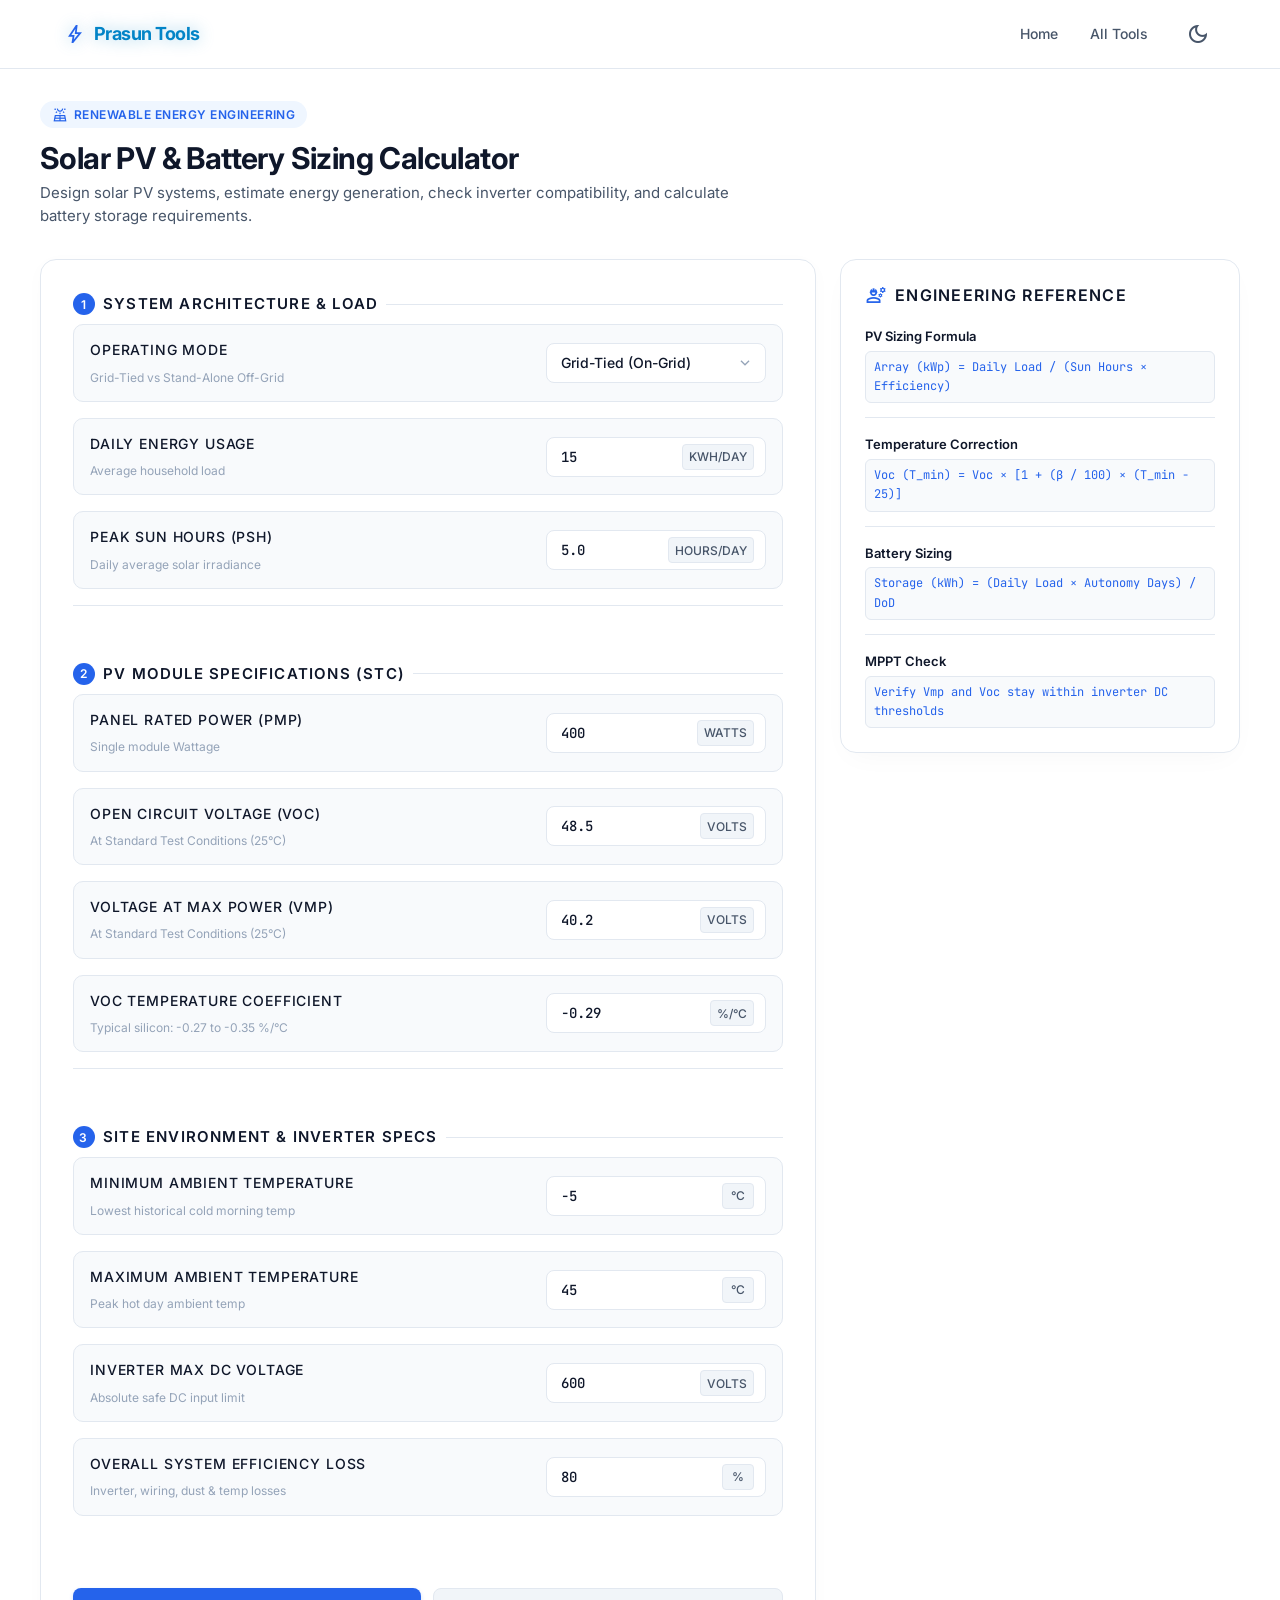
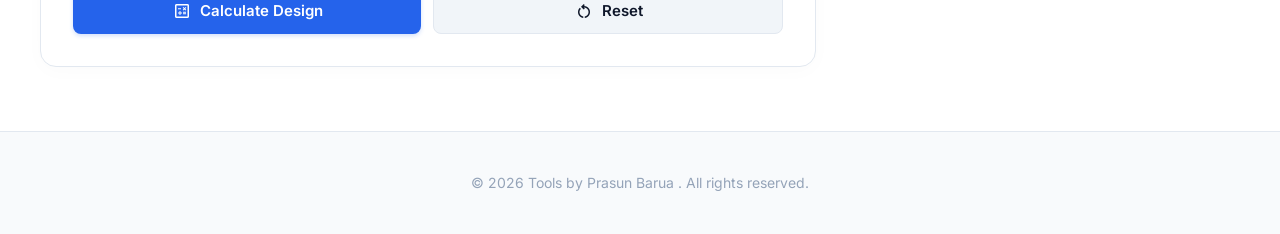
<file: tools/solar-pv-calculator.html>
<!DOCTYPE html>
<html lang="en" data-theme="light">
<head>
    <!-- Google tag (gtag.js) -->
<script async src="https://www.googletagmanager.com/gtag/js?id=G-D5NNN0SFP0"></script>
<script>
  window.dataLayer = window.dataLayer || [];
  function gtag(){dataLayer.push(arguments);}
  gtag('js', new Date());

  gtag('config', 'G-D5NNN0SFP0');
</script>

    <meta charset="UTF-8">
    <meta name="viewport" content="width=device-width, initial-scale=1.0">
    <title>Solar PV & Battery Sizing Calculator — Prasun Tools</title>
    <meta name="description" content="Free solar PV sizing calculator for grid-tied and off-grid systems. Calculate PV array size, inverter capacity, MPPT compatibility, and battery storage requirements.">
    
    <!-- Canonical Link -->
    <link rel="canonical" href="https://tools.prasunbarua.com/tools/solar-pv-calculator.html">

    <!-- Open Graph Meta Tags -->
    <meta property="og:title" content="Solar PV & Battery Sizing Calculator — Prasun Tools">
    <meta property="og:description" content="Free solar PV sizing calculator for grid-tied and off-grid systems. Calculate PV array size, inverter capacity, MPPT compatibility, and battery storage requirements.">
    <meta property="og:type" content="website">
    <meta property="og:url" content="https://tools.prasunbarua.com/tools/solar-pv-calculator.html">
    
    <!-- Favicon -->
    <link rel="icon" type="image/x-icon" href="../favicon.ico">
    
    <!-- Google Fonts & Material Symbols -->
    <link rel="preconnect" href="https://fonts.googleapis.com">
    <link rel="preconnect" href="https://fonts.gstatic.com" crossorigin>
    <link rel="stylesheet" href="https://fonts.googleapis.com/css2?family=Inter:wght@400;500;600;700&family=JetBrains+Mono:wght@400;500&display=swap">
    <link rel="stylesheet" href="https://fonts.googleapis.com/css2?family=Material+Symbols+Outlined:opsz,wght,FILL,GRAD@24,400,0,0" />
    
    <!-- Stylesheets -->
    <link rel="stylesheet" href="../assets/css/style.css">
    <link rel="stylesheet" href="../assets/css/tool-page.css">

    <!-- Global Theme Initializer Script -->
    <script>
        const savedTheme = localStorage.getItem('theme') || 
            (window.matchMedia('(prefers-color-scheme: dark)').matches ? 'dark' : 'light');
        document.documentElement.setAttribute('data-theme', savedTheme);
    </script>

    <style>
        /* Engineering Platform UI Enhancements */
        :root {
            --bg-main: #ffffff;
            --bg-secondary: #f8fafc;
            --surface: #ffffff;
            --surface-hover: #f1f5f9;
            --text-primary: #0f172a;
            --text-secondary: #475569;
            --text-muted: #94a3b8;
            --border-light: #e2e8f0;
            --border-hover: #cbd5e1;
            --brand-blue: #2563eb;
            --brand-blue-hover: #1d4ed8;
            --brand-blue-light: #eff6ff;
            --success-bg: #f0fdf4;
            --success-text: #166534;
            --success-border: #bbf7d0;
            
            --font-sans: 'Inter', -apple-system, BlinkMacSystemFont, "Segoe UI", Roboto, sans-serif;
            --font-mono: 'JetBrains Mono', monospace;
            --radius-lg: 16px;
            --radius-md: 10px;
            --radius-full: 9999px;
            --transition-smooth: 0.2s ease;
            --container-width: 1200px;
        }

        [data-theme="dark"] {
            --bg-main: #020617;
            --bg-secondary: #0f172a;
            --surface: #0f172a;
            --surface-hover: #1e293b;
            --text-primary: #f8fafc;
            --text-secondary: #94a3b8;
            --text-muted: #64748b;
            --border-light: #1e293b;
            --border-hover: #334155;
            --brand-blue: #3b82f6;
            --brand-blue-hover: #60a5fa;
            --brand-blue-light: rgba(59, 130, 246, 0.1);
            --success-bg: rgba(22, 101, 52, 0.2);
            --success-text: #4ade80;
            --success-border: rgba(74, 222, 128, 0.3);
        }

        *, *::before, *::after { box-sizing: border-box; margin: 0; padding: 0; }
        body {
            font-family: var(--font-sans);
            background-color: var(--bg-main);
            color: var(--text-primary);
            line-height: 1.6;
            -webkit-font-smoothing: antialiased;
        }

        a { text-decoration: none; color: inherit; }
        ul { list-style: none; }

        .container {
            width: 100%;
            max-width: var(--container-width);
            margin: 0 auto;
            padding: 0 1.5rem;
        }

        /* Header Navigation */
        .site-header {
            position: sticky;
            top: 0;
            z-index: 100;
            background: var(--bg-main);
            border-bottom: 1px solid var(--border-light);
            backdrop-filter: blur(12px);
        }

        .header-inner {
            display: flex;
            align-items: center;
            justify-content: space-between;
            height: 4.25rem;
        }

        .logo {
            display: flex;
            align-items: center;
            gap: 0.5rem;
            font-weight: 700;
            font-size: 1.125rem;
            color: var(--text-primary);
        }

        .logo-icon {
            color: var(--brand-blue);
            font-size: 1.375rem;
        }

        .nav-links {
            display: flex;
            align-items: center;
            gap: 2rem;
        }

        .nav-links a {
            font-size: 0.875rem;
            font-weight: 500;
            color: var(--text-secondary);
            transition: color var(--transition-smooth);
        }

        .nav-links a:hover {
            color: var(--text-primary);
        }

        .theme-toggle-btn {
            background: none;
            border: none;
            cursor: pointer;
            color: var(--text-secondary);
            display: flex;
            align-items: center;
            justify-content: center;
            width: 2.25rem;
            height: 2.25rem;
            border-radius: var(--radius-full);
            transition: background var(--transition-smooth), color var(--transition-smooth);
        }

        .theme-toggle-btn:hover {
            background: var(--surface-hover);
            color: var(--text-primary);
        }

        /* Tool Main Area */
        .tool-main {
            padding: 2rem 0 4rem;
        }

        .tool-header {
            margin-bottom: 2rem;
        }

        .tool-badge-pill {
            display: inline-flex;
            align-items: center;
            gap: 0.375rem;
            background: var(--brand-blue-light);
            color: var(--brand-blue);
            font-size: 0.75rem;
            font-weight: 600;
            padding: 0.25rem 0.75rem;
            border-radius: var(--radius-full);
            margin-bottom: 0.75rem;
            text-transform: uppercase;
            letter-spacing: 0.04em;
        }

        .tool-badge-pill .material-symbols-outlined {
            font-size: 1rem;
        }

        .tool-header h1 {
            font-size: 1.875rem;
            font-weight: 700;
            letter-spacing: -0.02em;
            margin-bottom: 0.375rem;
            color: var(--text-primary);
        }

        .tool-header p {
            font-size: 0.9375rem;
            color: var(--text-secondary);
            max-width: 700px;
        }

        /* Workspace Grid: Calculator + Reference Sidebar */
        .tool-workspace {
            display: grid;
            grid-template-columns: 1fr 400px;
            gap: 1.5rem;
            align-items: start;
        }

        @media (max-width: 1024px) {
            .tool-workspace {
                grid-template-columns: 1fr;
            }
        }

        /* Calculator Card */
        .calculator-card {
            background: var(--surface);
            border: 1px solid var(--border-light);
            border-radius: var(--radius-lg);
            padding: 2rem;
            box-shadow: 0 4px 20px rgba(0,0,0,0.02);
        }

        .form-section-group {
            border: none;
            display: flex;
            flex-direction: column;
            gap: 1rem;
            margin-bottom: 2rem;
            padding-bottom: 1rem;
            border-bottom: 1px solid var(--border-light);
        }

        .form-section-group:last-of-type {
            border-bottom: none;
            margin-bottom: 1.5rem;
            padding-bottom: 0;
        }

        .section-title-tag {
            font-size: 0.9375rem;
            font-weight: 600;
            color: var(--text-primary);
            display: flex;
            align-items: center;
            gap: 0.5rem;
            margin-bottom: 0.5rem;
        }

        .step-number {
            display: inline-flex;
            align-items: center;
            justify-content: center;
            width: 22px;
            height: 22px;
            background: var(--brand-blue);
            color: #ffffff;
            font-size: 0.75rem;
            border-radius: var(--radius-full);
            font-weight: 600;
        }

        .input-row-card {
            display: grid;
            grid-template-columns: 1fr 220px;
            gap: 1rem;
            align-items: center;
            background: var(--bg-secondary);
            border: 1px solid var(--border-light);
            border-radius: var(--radius-md);
            padding: 0.875rem 1rem;
            transition: border-color var(--transition-smooth);
        }

        .input-row-card:focus-within {
            border-color: var(--brand-blue);
        }

        @media (max-width: 540px) {
            .input-row-card {
                grid-template-columns: 1fr;
                gap: 0.5rem;
            }
        }

        .select-group label {
            display: block;
            font-weight: 500;
            font-size: 0.875rem;
            color: var(--text-primary);
        }

        .input-hint {
            display: block;
            font-size: 0.75rem;
            color: var(--text-muted);
            margin-top: 0.125rem;
        }

        .input-field-wrapper {
            position: relative;
            width: 100%;
            display: flex;
            align-items: center;
        }

        .input-field-wrapper select,
        .input-field-wrapper input {
            width: 100%;
            height: 40px;
            padding: 0 2.25rem 0 0.875rem;
            background: var(--surface);
            border: 1px solid var(--border-light);
            border-radius: 8px;
            font-family: var(--font-sans);
            font-size: 0.875rem;
            color: var(--text-primary);
            outline: none;
            transition: all var(--transition-smooth);
            appearance: none;
        }

        .input-field-wrapper input {
            padding: 0 3.5rem 0 0.875rem;
            font-family: var(--font-mono);
        }

        .input-field-wrapper select:focus,
        .input-field-wrapper input:focus {
            border-color: var(--brand-blue);
            box-shadow: 0 0 0 3px rgba(37,99,235,0.12);
        }

        .select-arrow {
            position: absolute;
            right: 0.75rem;
            top: 50%;
            transform: translateY(-50%);
            color: var(--text-muted);
            pointer-events: none;
            font-size: 18px;
        }

        .input-unit {
            position: absolute;
            right: 0.75rem;
            font-size: 0.75rem;
            font-weight: 500;
            color: var(--text-secondary);
            pointer-events: none;
            font-family: var(--font-sans);
            background: var(--surface-hover);
            padding: 0.125rem 0.375rem;
            border-radius: 4px;
        }

        /* Action Buttons */
        .action-buttons {
            display: flex;
            gap: 0.75rem;
            margin-top: 1.5rem;
        }

        .btn {
            flex: 1;
            height: 46px;
            display: inline-flex;
            align-items: center;
            justify-content: center;
            gap: 0.5rem;
            font-family: var(--font-sans);
            font-size: 0.9375rem;
            font-weight: 600;
            border-radius: 8px;
            cursor: pointer;
            border: none;
            transition: all var(--transition-smooth);
        }

        .primary-btn {
            background: var(--brand-blue);
            color: #ffffff;
            box-shadow: 0 2px 4px rgba(37,99,235,0.2);
        }

        .primary-btn:hover {
            background: var(--brand-blue-hover);
        }

        .secondary-btn {
            background: var(--surface-hover);
            color: var(--text-primary);
            border: 1px solid var(--border-light);
        }

        .secondary-btn:hover {
            border-color: var(--border-hover);
            background: var(--border-light);
        }

        /* Results Box */
        .results-box {
            margin-top: 1.5rem;
            background: var(--success-bg);
            border: 1px solid var(--success-border);
            border-radius: var(--radius-md);
            padding: 1.5rem;
        }

        .results-header {
            display: flex;
            align-items: center;
            gap: 0.5rem;
            margin-bottom: 1.25rem;
            color: var(--success-text);
        }

        .results-header h3 {
            font-size: 1rem;
            font-weight: 600;
        }

        .success-icon {
            font-size: 22px;
        }

        .results-grid {
            display: grid;
            grid-template-columns: 1fr 1fr;
            gap: 1rem;
        }

        @media (max-width: 640px) {
            .results-grid {
                grid-template-columns: 1fr;
            }
        }

        .result-item {
            background: var(--surface);
            border: 1px solid var(--success-border);
            border-radius: 8px;
            padding: 0.875rem 1rem;
        }

        .result-item.full-width-result {
            grid-column: 1 / -1;
        }

        .result-label {
            display: block;
            font-size: 0.75rem;
            font-weight: 500;
            color: var(--text-secondary);
            margin-bottom: 0.25rem;
        }

        .result-value {
            font-family: var(--font-mono);
            font-size: 1.125rem;
            font-weight: 700;
            color: var(--text-primary);
        }

        .status-badge {
            display: inline-flex;
            align-items: center;
            padding: 0.125rem 0.625rem;
            border-radius: var(--radius-full);
            font-size: 0.875rem;
            font-weight: 600;
        }

        /* Formula Reference Sidebar */
        .info-card {
            background: var(--surface);
            border: 1px solid var(--border-light);
            border-radius: var(--radius-lg);
            padding: 1.5rem;
            position: sticky;
            top: 5.5rem;
        }

        .info-header {
            display: flex;
            align-items: center;
            gap: 0.5rem;
            margin-bottom: 1.25rem;
            color: var(--text-primary);
        }

        .info-header h3 {
            font-size: 1rem;
            font-weight: 600;
        }

        .formula-list {
            display: flex;
            flex-direction: column;
            gap: 1rem;
        }

        .formula-list li {
            display: flex;
            flex-direction: column;
            gap: 0.25rem;
            padding-bottom: 0.875rem;
            border-bottom: 1px solid var(--border-light);
        }

        .formula-list li:last-child {
            border-bottom: none;
            padding-bottom: 0;
        }

        .formula-name {
            font-size: 0.8125rem;
            font-weight: 600;
            color: var(--text-primary);
        }

        .formula-eq {
            font-family: var(--font-mono);
            font-size: 0.75rem;
            color: var(--brand-blue);
            background: var(--bg-secondary);
            padding: 0.375rem 0.5rem;
            border-radius: 6px;
            border: 1px solid var(--border-light);
        }

        /* Footer */
        .site-footer {
            border-top: 1px solid var(--border-light);
            padding: 2.5rem 0;
            text-align: center;
            font-size: 0.875rem;
            color: var(--text-muted);
            background: var(--bg-secondary);
        }

        .footer-content {
            display: flex;
            flex-direction: column;
            align-items: center;
            gap: 0.5rem;
        }

        .privacy-badge {
            display: inline-flex;
            align-items: center;
            gap: 0.375rem;
            font-size: 0.8125rem;
            color: var(--text-secondary);
        }

        .privacy-badge .material-symbols-outlined {
            font-size: 16px;
        }
    </style>
    <script async src="https://pagead2.googlesyndication.com/pagead/js/adsbygoogle.js?client=ca-pub-8736637194399168"
     crossorigin="anonymous"></script>
</head>
<body>

    <!-- Header Section -->
    <header class="site-header">
        <div class="container header-inner">
            <a href="/" class="logo" aria-label="Prasun Tools Home">
                <span class="material-symbols-outlined logo-icon" aria-hidden="true">bolt</span>
                <span>Prasun Tools</span>
            </a>
            <nav class="nav-links" aria-label="Main Navigation">
                <a href="/">Home</a>
                <a href="/#tools-grid">All Tools</a>
                <button id="theme-toggle" class="theme-toggle-btn" aria-label="Toggle dark and light mode">
                    <span class="material-symbols-outlined" aria-hidden="true">dark_mode</span>
                </button>
            </nav>
        </div>
    </header>

    <!-- Main Tool Container -->
    <main class="container tool-main">
        <div class="tool-header">
            <div class="tool-badge-pill">
                <span class="material-symbols-outlined" aria-hidden="true">solar_power</span>
                <span>Renewable Energy Engineering</span>
            </div>
            <h1>Solar PV & Battery Sizing Calculator</h1>
            <p>Design solar PV systems, estimate energy generation, check inverter compatibility, and calculate battery storage requirements.</p>
        </div>

        <div class="tool-workspace">
            <!-- Calculator Card -->
            <div class="calculator-card">
                <form class="calculator-inner" id="solar-calc-form" onsubmit="return false;">
                    
                    <!-- Section 1: System Architecture -->
                    <fieldset class="form-section-group">
                        <legend class="section-title-tag">
                            <span class="step-number">1</span> System Architecture & Load
                        </legend>
                        
                        <div class="input-row-card">
                            <div class="select-group">
                                <label for="system-mode">Operating Mode</label>
                                <span class="input-hint">Grid-Tied vs Stand-Alone Off-Grid</span>
                            </div>
                            <div class="input-group">
                                <div class="input-field-wrapper select-wrapper">
                                    <select id="system-mode" name="system-mode">
                                        <option value="grid-tied" selected>Grid-Tied (On-Grid)</option>
                                        <option value="off-grid">Off-Grid (Standalone + Battery)</option>
                                    </select>
                                    <span class="material-symbols-outlined select-arrow" aria-hidden="true">expand_more</span>
                                </div>
                            </div>
                        </div>

                        <div class="input-row-card">
                            <div class="select-group">
                                <label for="daily-energy">Daily Energy Usage</label>
                                <span class="input-hint">Average household load</span>
                            </div>
                            <div class="input-group">
                                <div class="input-field-wrapper">
                                    <input type="number" id="daily-energy" value="15" step="any" min="0.1" required>
                                    <span class="input-unit">kWh/day</span>
                                </div>
                            </div>
                        </div>

                        <div class="input-row-card">
                            <div class="select-group">
                                <label for="sun-hours">Peak Sun Hours (PSH)</label>
                                <span class="input-hint">Daily average solar irradiance</span>
                            </div>
                            <div class="input-group">
                                <div class="input-field-wrapper">
                                    <input type="number" id="sun-hours" value="5.0" step="any" min="0.5" required>
                                    <span class="input-unit">Hours/Day</span>
                                </div>
                            </div>
                        </div>

                        <!-- Off-Grid Conditional Group -->
                        <div id="offgrid-options" class="conditional-group" style="display: none; display: flex; flex-direction: column; gap: 1rem;">
                            <div class="input-row-card">
                                <div class="select-group">
                                    <label for="autonomy-days">Days of Autonomy</label>
                                    <span class="input-hint">Backup days without sunlight</span>
                                </div>
                                <div class="input-group">
                                    <div class="input-field-wrapper">
                                        <input type="number" id="autonomy-days" value="2" step="1" min="1">
                                        <span class="input-unit">Days</span>
                                    </div>
                                </div>
                            </div>
                            <div class="input-row-card">
                                <div class="select-group">
                                    <label for="battery-dod">Battery Depth of Discharge (DoD)</label>
                                    <span class="input-hint">Recommended: 80% for LiFePO4</span>
                                </div>
                                <div class="input-group">
                                    <div class="input-field-wrapper">
                                        <input type="number" id="battery-dod" value="80" step="any" min="10" max="100">
                                        <span class="input-unit">%</span>
                                    </div>
                                </div>
                            </div>
                        </div>
                    </fieldset>

                    <!-- Section 2: PV Module Specifications -->
                    <fieldset class="form-section-group">
                        <legend class="section-title-tag">
                            <span class="step-number">2</span> PV Module Specifications (STC)
                        </legend>

                        <div class="input-row-card">
                            <div class="select-group">
                                <label for="panel-wattage">Panel Rated Power (Pmp)</label>
                                <span class="input-hint">Single module Wattage</span>
                            </div>
                            <div class="input-group">
                                <div class="input-field-wrapper">
                                    <input type="number" id="panel-wattage" value="400" step="any" min="50" required>
                                    <span class="input-unit">Watts</span>
                                </div>
                            </div>
                        </div>

                        <div class="input-row-card">
                            <div class="select-group">
                                <label for="panel-voc">Open Circuit Voltage (Voc)</label>
                                <span class="input-hint">At Standard Test Conditions (25°C)</span>
                            </div>
                            <div class="input-group">
                                <div class="input-field-wrapper">
                                    <input type="number" id="panel-voc" value="48.5" step="any" min="10" required>
                                    <span class="input-unit">Volts</span>
                                </div>
                            </div>
                        </div>

                        <div class="input-row-card">
                            <div class="select-group">
                                <label for="panel-vmp">Voltage at Max Power (Vmp)</label>
                                <span class="input-hint">At Standard Test Conditions (25°C)</span>
                            </div>
                            <div class="input-group">
                                <div class="input-field-wrapper">
                                    <input type="number" id="panel-vmp" value="40.2" step="any" min="10" required>
                                    <span class="input-unit">Volts</span>
                                </div>
                            </div>
                        </div>

                        <div class="input-row-card">
                            <div class="select-group">
                                <label for="voc-temp-coeff">Voc Temperature Coefficient</label>
                                <span class="input-hint">Typical silicon: -0.27 to -0.35 %/°C</span>
                            </div>
                            <div class="input-group">
                                <div class="input-field-wrapper">
                                    <input type="number" id="voc-temp-coeff" value="-0.29" step="any" required>
                                    <span class="input-unit">%/°C</span>
                                </div>
                            </div>
                        </div>
                    </fieldset>

                    <!-- Section 3: Site Temperature & Inverter Constraints -->
                    <fieldset class="form-section-group">
                        <legend class="section-title-tag">
                            <span class="step-number">3</span> Site Environment & Inverter Specs
                        </legend>

                        <div class="input-row-card">
                            <div class="select-group">
                                <label for="min-temp">Minimum Ambient Temperature</label>
                                <span class="input-hint">Lowest historical cold morning temp</span>
                            </div>
                            <div class="input-group">
                                <div class="input-field-wrapper">
                                    <input type="number" id="min-temp" value="-5" step="any" required>
                                    <span class="input-unit">°C</span>
                                </div>
                            </div>
                        </div>

                        <div class="input-row-card">
                            <div class="select-group">
                                <label for="max-temp">Maximum Ambient Temperature</label>
                                <span class="input-hint">Peak hot day ambient temp</span>
                            </div>
                            <div class="input-group">
                                <div class="input-field-wrapper">
                                    <input type="number" id="max-temp" value="45" step="any" required>
                                    <span class="input-unit">°C</span>
                                </div>
                            </div>
                        </div>

                        <div class="input-row-card">
                            <div class="select-group">
                                <label for="inverter-max-v">Inverter Max DC Voltage</label>
                                <span class="input-hint">Absolute safe DC input limit</span>
                            </div>
                            <div class="input-group">
                                <div class="input-field-wrapper">
                                    <input type="number" id="inverter-max-v" value="600" step="any" required>
                                    <span class="input-unit">Volts</span>
                                </div>
                            </div>
                        </div>

                        <div class="input-row-card">
                            <div class="select-group">
                                <label for="system-efficiency">Overall System Efficiency Loss</label>
                                <span class="input-hint">Inverter, wiring, dust & temp losses</span>
                            </div>
                            <div class="input-group">
                                <div class="input-field-wrapper">
                                    <input type="number" id="system-efficiency" value="80" step="any" min="10" max="100" required>
                                    <span class="input-unit">%</span>
                                </div>
                            </div>
                        </div>
                    </fieldset>

                    <!-- Action Buttons -->
                    <div class="action-buttons">
                        <button type="button" id="calc-btn" class="btn primary-btn">
                            <span class="material-symbols-outlined" aria-hidden="true">calculate</span> Calculate Design
                        </button>
                        <button type="reset" id="reset-btn" class="btn secondary-btn">
                            <span class="material-symbols-outlined" aria-hidden="true">restart_alt</span> Reset
                        </button>
                    </div>

                </form>

                <!-- Results Display Section -->
                <div id="results-section" class="results-box" style="display: none;" aria-live="polite">
                    <div class="results-header">
                        <span class="material-symbols-outlined success-icon" aria-hidden="true">check_circle</span>
                        <h3>Engineering Summary Report</h3>
                    </div>
                    <div class="results-grid">
                        <div class="result-item">
                            <span class="result-label">PV Array Size</span>
                            <span class="result-value" id="res-system-size">--</span>
                        </div>
                        <div class="result-item">
                            <span class="result-label">Module Quantity</span>
                            <span class="result-value" id="res-panel-count">--</span>
                        </div>
                        <div class="result-item">
                            <span class="result-label">Inverter Size</span>
                            <span class="result-value" id="res-inverter-size">--</span>
                        </div>
                        <div class="result-item">
                            <span class="result-label">Energy Yield</span>
                            <span class="result-value" id="res-daily-gen">--</span>
                        </div>
                        <div class="result-item">
                            <span class="result-label">Temperature Check</span>
                            <span class="result-value" id="res-cold-voc">--</span>
                        </div>
                        <div class="result-item">
                            <span class="result-label">MPPT Check</span>
                            <span class="result-value" id="res-hot-vmp">--</span>
                        </div>
                        <div class="result-item" id="battery-result-box" style="display: none;">
                            <span class="result-label">Required Battery Bank Energy</span>
                            <span class="result-value" id="res-battery-bank">--</span>
                        </div>
                        <div class="result-item full-width-result">
                            <span class="result-label">MPPT Configuration Check</span>
                            <span class="result-value status-badge" id="res-mppt-status">--</span>
                        </div>
                    </div>
                </div>
            </div>

            <!-- Formula Reference Sidebar Card -->
            <aside class="info-card">
                <div class="info-header">
                    <span class="material-symbols-outlined" aria-hidden="true">engineering</span>
                    <h3>Engineering Reference</h3>
                </div>
                <ul class="formula-list">
                    <li>
                        <span class="formula-name">PV Sizing Formula</span>
                        <span class="formula-eq">Array (kWp) = Daily Load / (Sun Hours × Efficiency)</span>
                    </li>
                    <li>
                        <span class="formula-name">Temperature Correction</span>
                        <span class="formula-eq">Voc (T_min) = Voc × [1 + (β / 100) × (T_min - 25)]</span>
                    </li>
                    <li>
                        <span class="formula-name">Battery Sizing</span>
                        <span class="formula-eq">Storage (kWh) = (Daily Load × Autonomy Days) / DoD</span>
                    </li>
                    <li>
                        <span class="formula-name">MPPT Check</span>
                        <span class="formula-eq">Verify Vmp and Voc stay within inverter DC thresholds</span>
                    </li>
                </ul>
            </aside>
        </div>
    </main>

    <!-- Footer Section -->
    <footer class="site-footer">
        <div class="container footer-content">
            <p>
    &copy; 2026 Tools by
    <a href="https://www.prasunbarua.com"
       target="_blank"
       rel="noopener noreferrer">
        Prasun Barua
    </a>.
    All rights reserved.
</p>
        </div>
    </footer>

    <!-- Tool Logic Scripts -->
    <script src="../assets/js/tools/solar-pv-calculator.js" defer></script>
    <script src="../assets/js/app.js" defer></script>
</body>
</html>
</file>
<file: assets/css/style.css>
/* =========================================================
   ENTERPRISE DESIGN SYSTEM — 10/10 MODERN UI
   Version: 2.1 (Ultra-Refined Production Grade)
   Architecture: Layers -> Tokens -> Reset -> Base -> Layout -> Components -> Utilities
========================================================= */

/* --- 00. CSS LAYERS --- */
@layer reset, tokens, base, layout, components, utilities, print;

/* =========================================================
   01. DESIGN TOKENS (@layer tokens)
========================================================= */
@layer tokens {
    :root {
        /* --- Color Palette (Theme Agnostic) --- */
        --sky-400: #38bdf8;
        --sky-500: #0ea5e9;
        --sky-600: #0284c7;
        --sky-700: #0369a1;
        --blue-600: #2563eb;
        
        --slate-50: #f8fafc;
        --slate-100: #f1f5f9;
        --slate-200: #e2e8f0;
        --slate-300: #cbd5e1;
        --slate-400: #94a3b8;
        --slate-500: #64748b;
        --slate-600: #475569;
        --slate-700: #334155;
        --slate-800: #1e293b;
        --slate-900: #0f172a;
        --slate-950: #020617;

        --green-500: #22c55e;
        --green-600: #16a34a;
        --red-500: #ef4444;
        --red-600: #dc2626;
        --amber-500: #f59e0b;

        /* --- Theme Tokens (Default: Dark Mode) --- */
        --surface-1: var(--slate-950);
        --surface-2: var(--slate-900);
        --surface-3: var(--slate-800);
        --surface-glass: rgba(15, 23, 42, 0.82);
        
        --text-main: var(--slate-50);
        --text-sub: var(--slate-300);
        --text-inverse: var(--slate-900);
        
        --primary: var(--sky-400);
        --primary-hover: var(--sky-500);
        --primary-rgb: 56, 189, 248;
        
        --success: var(--green-500);
        --success-hover: var(--green-600);
        --danger: var(--red-500);
        --danger-hover: var(--red-600);
        --warning: var(--amber-500);
        
        --border: var(--slate-800);
        --border-hover: var(--slate-700);
        --ring: rgba(var(--primary-rgb), 0.25);

        /* --- Legacy Aliases (Strict Backward Compatibility) --- */
        --bg-color: var(--surface-1);
        --card-bg: var(--surface-2);
        --text-primary: var(--text-main);
        --text-secondary: var(--text-sub);
        --accent-color: var(--primary);
        --hover-bg: var(--primary-hover);
        --border-color: var(--border);

        /* --- Fluid Spacing Scale --- */
        --space-1: 0.25rem; /* 4px */
        --space-2: 0.5rem;  /* 8px */
        --space-3: 1rem;    /* 16px */
        --space-4: 1.5rem;  /* 24px */
        --space-5: clamp(2rem, 3vw + 1rem, 3rem);   /* Fluid 32px -> 48px */
        --space-6: clamp(3rem, 5vw + 1rem, 5rem);   /* Fluid 48px -> 80px */
        --space-7: clamp(4rem, 7vw + 1rem, 8rem);   /* Fluid 64px -> 128px */

        /* --- Fluid Typography --- */
        --text-xs: 0.75rem;
        --text-sm: 0.875rem;
        --text-base: 1rem;
        --text-lg: clamp(1.125rem, 1vw + 0.875rem, 1.25rem);
        --text-xl: clamp(1.25rem, 1.5vw + 1rem, 1.5rem);
        --text-2xl: clamp(1.5rem, 2vw + 1rem, 2rem);
        --text-3xl: clamp(1.875rem, 3vw + 1rem, 2.5rem);
        --text-4xl: clamp(2.25rem, 4vw + 1rem, 3.5rem);

        /* --- Structural --- */
        --radius-sm: 6px;
        --radius-md: 10px;
        --radius-lg: 14px;
        --radius-xl: 20px;
        --radius-pill: 9999px;

        /* --- Elevation / Shadows --- */
        --shadow-sm: 0 1px 3px 0 rgba(0, 0, 0, 0.2), 0 1px 2px -1px rgba(0, 0, 0, 0.1);
        --shadow-md: 0 4px 6px -1px rgba(0, 0, 0, 0.3), 0 2px 4px -2px rgba(0, 0, 0, 0.2);
        --shadow-lg: 0 20px 25px -5px rgba(0, 0, 0, 0.4), 0 8px 10px -6px rgba(0, 0, 0, 0.3);
        --shadow-btn: 0 6px 20px -2px rgba(var(--primary-rgb), 0.45);
        --shadow-glow: 0 0 25px -5px rgba(var(--primary-rgb), 0.2);

        /* --- Z-Index System --- */
        --z-hide: -1;
        --z-base: 0;
        --z-nav: 100;
        --z-dropdown: 200;
        --z-overlay: 300;
        --z-modal: 400;
        --z-toast: 500;

        /* --- Animation & Timing --- */
        --duration-fast: 150ms;
        --duration-normal: 250ms;
        --duration-slow: 400ms;
        --ease-standard: cubic-bezier(0.16, 1, 0.3, 1);
        --ease-emphasized: cubic-bezier(0.2, 0, 0, 1);

        /* --- Layout --- */
        --container-sm: 640px;
        --container-md: 768px;
        --container-lg: 1024px;
        --container-xl: 1280px;
        --container-width: 1440px;
    }

    /* --- Light Theme Overrides --- */
    [data-theme="light"] {
        --surface-1: #f8fafc;
        --surface-2: #ffffff;
        --surface-3: #f1f5f9;
        --surface-glass: rgba(255, 255, 255, 0.85);
        
        --text-main: var(--slate-900);
        --text-sub: var(--slate-600);
        --text-inverse: #ffffff;
        
        --primary: var(--sky-600);
        --primary-hover: var(--sky-700);
        --primary-rgb: 2, 132, 199;
        
        --border: var(--slate-200);
        --border-hover: var(--slate-300);
        
        --shadow-sm: 0 1px 3px 0 rgba(0, 0, 0, 0.04), 0 1px 2px -1px rgba(0, 0, 0, 0.02);
        --shadow-md: 0 4px 6px -1px rgba(0, 0, 0, 0.06), 0 2px 4px -2px rgba(0, 0, 0, 0.04);
        --shadow-lg: 0 20px 25px -5px rgba(0, 0, 0, 0.08), 0 8px 10px -6px rgba(0, 0, 0, 0.04);
        --shadow-btn: 0 4px 14px 0 rgba(var(--primary-rgb), 0.25);
        --shadow-glow: 0 0 20px -4px rgba(var(--primary-rgb), 0.15);
    }
}

/* =========================================================
   02. RESET & ACCESSIBILITY (@layer reset)
========================================================= */
@layer reset {
    *, *::before, *::after {
        margin: 0;
        padding: 0;
        box-sizing: border-box;
    }

    html {
        scroll-behavior: smooth;
        text-size-adjust: 100%;
        -webkit-text-size-adjust: 100%;
    }

    body {
        background-color: var(--surface-1);
        color: var(--text-main);
        font-family: system-ui, -apple-system, BlinkMacSystemFont, 'Segoe UI', Roboto, Helvetica, Arial, sans-serif;
        line-height: 1.6;
        min-height: 100vh;
        display: flex;
        flex-direction: column;
        -webkit-font-smoothing: antialiased;
        -moz-osx-font-smoothing: grayscale;
        text-rendering: optimizeLegibility;
    }

    /* Custom Selection Styles */
    ::selection {
        background-color: var(--primary);
        color: var(--text-inverse);
    }

    /* Native Custom Scrollbar */
    ::-webkit-scrollbar {
        width: 8px;
        height: 8px;
    }
    ::-webkit-scrollbar-track {
        background: var(--surface-1);
    }
    ::-webkit-scrollbar-thumb {
        background: var(--border);
        border-radius: var(--radius-pill);
    }
    ::-webkit-scrollbar-thumb:hover {
        background: var(--slate-500);
    }

    img, picture, video, canvas, svg {
        display: block;
        max-width: 100%;
        height: auto;
    }

    button, input, select, textarea {
        font: inherit;
        color: inherit;
    }

    /* WCAG 2.2 AA Universal Focus State */
    :focus-visible {
        outline: 2px solid var(--primary);
        outline-offset: 3px;
        border-radius: var(--radius-sm);
    }

    /* Reduced Motion */
    @media (prefers-reduced-motion: reduce) {
        *, *::before, *::after {
            animation-duration: 0.01ms !important;
            transition-duration: 0.01ms !important;
            scroll-behavior: auto !important;
        }
    }
}

/* =========================================================
   03. BASE (@layer base)
========================================================= */
@layer base {
    h1, h2, h3, h4, h5, h6 {
        color: var(--text-main);
        line-height: 1.2;
        font-weight: 700;
        margin-bottom: var(--space-3);
        letter-spacing: -0.02em;
    }

    .page-title {
        font-size: var(--text-4xl);
        font-weight: 800;
        letter-spacing: -0.03em;
        margin-bottom: var(--space-4);
    }
    .section-title { font-size: var(--text-3xl); margin-bottom: var(--space-4); }
    .lead { font-size: var(--text-lg); color: var(--text-sub); line-height: 1.7; }
    .small { font-size: var(--text-sm); }

    a {
        color: var(--primary);
        text-decoration: underline;
        text-underline-offset: 4px;
        text-decoration-color: transparent;
        transition: color var(--duration-fast), text-decoration-color var(--duration-fast);
    }
    
    a:hover {
        color: var(--primary-hover);
        text-decoration-color: var(--primary-hover);
    }

    :where(a[class*="btn"], .logo, .nav-links a, .card, .card-tag) {
        text-decoration: none;
        color: inherit;
    }
}

/* =========================================================
   04. LAYOUT (@layer layout)
========================================================= */
@layer layout {
    main {
        flex: 1 1 auto;
        padding: var(--space-5) 0 var(--space-7);
    }

    .container {
        width: 100%;
        max-width: var(--container-width);
        margin: 0 auto;
        padding: 0 var(--space-4);
    }

    .section,
    .hero-section {
        padding: var(--space-6) 0;
    }

    .grid {
        display: grid;
        gap: var(--space-4);
        grid-template-columns: repeat(auto-fill, minmax(min(100%, 280px), 1fr));
    }
}

/* =========================================================
   05. COMPONENTS (@layer components)
========================================================= */
@layer components {
    /* --- NAVIGATION --- */
    .site-header {
        border-bottom: 1px solid var(--border);
        background-color: var(--surface-glass);
        backdrop-filter: blur(14px);
        -webkit-backdrop-filter: blur(14px);
        padding: 0.875rem 0;
        position: sticky;
        top: 0;
        z-index: var(--z-nav);
    }
    
    .header-inner { display: flex; justify-content: space-between; align-items: center; }
    
    .logo {
        font-size: var(--text-xl);
        font-weight: 800;
        display: inline-flex;
        align-items: center;
        gap: var(--space-2);
        color: var(--text-main) !important;
        letter-spacing: -0.03em;
    }
    .logo span {
        color: var(--primary);
        filter: drop-shadow(0 0 8px rgba(var(--primary-rgb), 0.4));
    }

    .nav-links { display: flex; align-items: center; gap: var(--space-4); }
    
    .nav-links a {
        color: var(--text-sub);
        font-weight: 500;
        font-size: var(--text-sm);
        transition: color var(--duration-fast) var(--ease-standard);
    }
    
    .nav-links a:hover,
    .nav-links a[aria-current="page"] {
        color: var(--primary);
    }

    .breadcrumbs {
        display: flex;
        flex-wrap: wrap;
        gap: var(--space-2);
        font-size: var(--text-sm);
        color: var(--text-sub);
        margin-bottom: var(--space-4);
        list-style: none;
    }
    .breadcrumbs a { color: var(--text-sub); text-decoration: none; }
    .breadcrumbs a:hover { color: var(--primary); text-decoration: underline; }
    .breadcrumbs li:not(:last-child)::after {
        content: "/";
        margin-left: var(--space-2);
        color: var(--border);
    }

    /* --- ENTERPRISE BUTTON SYSTEM --- */
    .btn,
    .btn-primary, .primary-btn,
    .btn-secondary,
    .btn-outline,
    .btn-danger,
    .btn-success,
    .btn-ghost,
    .btn-link {
        display: inline-flex;
        align-items: center;
        justify-content: center;
        gap: var(--space-2);
        font-weight: 600;
        border-radius: var(--radius-md);
        cursor: pointer;
        transition: all var(--duration-fast) var(--ease-standard);
        line-height: 1;
        padding: var(--btn-py, 0.8rem) var(--btn-px, 1.35rem);
        font-size: var(--btn-fs, var(--text-base));
        border: 1px solid var(--btn-border, transparent);
        background-color: var(--btn-bg, transparent);
        color: var(--btn-color, inherit);
        text-decoration: none;
        user-select: none;
    }

    :where(.btn, [class*="btn-"], .primary-btn):disabled {
        opacity: 0.5;
        cursor: not-allowed;
        pointer-events: none;
        box-shadow: none !important;
    }
    :where(.btn, [class*="btn-"], .primary-btn):active:not(:disabled) {
        transform: translateY(1px);
    }

    .btn-primary, .primary-btn {
        --btn-bg: var(--primary);
        --btn-color: var(--text-inverse);
        box-shadow: var(--shadow-btn);
    }
    .btn-primary:hover, .primary-btn:hover {
        --btn-bg: var(--primary-hover);
        box-shadow: var(--shadow-btn), var(--shadow-glow);
        transform: translateY(-1px);
    }

    .btn-secondary {
        --btn-bg: var(--surface-3);
        --btn-color: var(--text-main);
        --btn-border: var(--border);
    }
    .btn-secondary:hover { 
        --btn-bg: var(--surface-2); 
        --btn-border: var(--border-hover);
        transform: translateY(-1px);
    }

    .btn-outline {
        --btn-border: var(--border);
        --btn-color: var(--text-main);
        background-color: transparent;
    }
    .btn-outline:hover { 
        --btn-bg: rgba(var(--primary-rgb), 0.08); 
        --btn-border: var(--primary);
        color: var(--primary);
    }

    .btn-danger { --btn-bg: var(--danger); --btn-color: #ffffff; }
    .btn-danger:hover { --btn-bg: var(--danger-hover); transform: translateY(-1px); }

    .btn-success { --btn-bg: var(--success); --btn-color: #ffffff; }
    .btn-success:hover { --btn-bg: var(--success-hover); transform: translateY(-1px); }

    .btn-ghost { --btn-color: var(--text-main); }
    .btn-ghost:hover { --btn-bg: var(--surface-3); }
    
    .btn-link { --btn-color: var(--primary); padding: 0; border: none; background: none; }
    .btn-link:hover { text-decoration: underline; text-underline-offset: 4px; }

    .btn-sm { --btn-py: 0.5rem; --btn-px: 0.875rem; --btn-fs: var(--text-sm); }
    .btn-lg { --btn-py: 1rem; --btn-px: 1.75rem; --btn-fs: var(--text-lg); }

    /* --- CARD SYSTEM --- */
    .card,
    .tool-card,
    .content-card,
    .feature-card,
    .info-card,
    .result-card {
        background-color: var(--surface-2);
        border: 1px solid var(--border);
        border-radius: var(--card-radius, var(--radius-xl));
        padding: var(--card-padding, var(--space-5));
        transition: transform var(--duration-normal) var(--ease-standard), 
                    box-shadow var(--duration-normal) var(--ease-standard), 
                    border-color var(--duration-normal) var(--ease-standard);
        box-shadow: var(--shadow-sm);
        position: relative;
    }

    .content-card {
        --card-radius: var(--radius-xl);
        --card-padding: var(--space-5);
    }
    .content-card p, .content-card li { color: var(--text-sub); margin-bottom: var(--space-3); }
    .content-card ul, .content-card ol { padding-left: var(--space-4); margin-bottom: var(--space-3); }
    .content-card hr { border: 0; border-top: 1px solid var(--border); margin: var(--space-5) 0; }

    .tool-card, .feature-card {
        display: flex;
        flex-direction: column;
        cursor: pointer;
    }
    .tool-card:hover, .tool-card:focus-within {
        transform: translateY(-4px);
        border-color: var(--primary);
        box-shadow: var(--shadow-lg), 0 0 0 1px color-mix(in srgb, var(--primary) 30%, transparent);
    }
    .tool-card:hover h3 { color: var(--primary); }
    .tool-card p { color: var(--text-sub); font-size: var(--text-sm); margin-bottom: var(--space-4); flex: 1; }
    
    .card-tag {
        align-self: flex-start;
        font-size: var(--text-xs);
        background-color: rgba(var(--primary-rgb), 0.12);
        color: var(--primary);
        padding: 0.3rem 0.8rem;
        border-radius: var(--radius-pill);
        font-weight: 700;
        text-transform: uppercase;
        letter-spacing: 0.06em;
    }

    /* --- FORM SYSTEM --- */
    .form-group, .search-container {
        position: relative;
        width: 100%;
        margin-bottom: var(--space-4);
    }

    .input, .form-control, #tool-search,
    input[type="text"], input[type="email"], input[type="number"], input[type="search"], input[type="password"],
    textarea, select {
        width: 100%;
        padding: 0.8rem 1rem;
        background-color: var(--surface-1);
        border: 1px solid var(--border);
        border-radius: var(--radius-md);
        color: var(--text-main);
        font-size: var(--text-base);
        transition: border-color var(--duration-fast) var(--ease-standard), 
                    box-shadow var(--duration-fast) var(--ease-standard), 
                    background-color var(--duration-fast);
        appearance: none;
        -webkit-appearance: none;
    }

    textarea { resize: vertical; min-height: 120px; }
    select { 
        background-image: url("data:image/svg+xml,%3Csvg xmlns='http://www.w3.org/2000/svg' fill='none' viewBox='0 0 24 24' stroke='%2394a3b8'%3E%3Cpath stroke-linecap='round' stroke-linejoin='round' stroke-width='2.5' d='M19 9l-7 7-7-7'%3E%3C/path%3E%3C/svg%3E"); 
        background-position: right 1rem center; 
        background-repeat: no-repeat; 
        background-size: 1rem; 
        padding-right: 2.75rem; 
        cursor: pointer;
    }

    .search-container .input, .search-container #tool-search { padding-left: 2.85rem; border-radius: var(--radius-pill); }
    
    .search-icon, .icon {
        position: absolute;
        left: 1rem;
        top: 50%;
        transform: translateY(-50%);
        color: var(--text-sub);
        pointer-events: none;
    }

    :where(.input, .form-control, input, textarea, select):not(:disabled):hover {
        border-color: var(--border-hover);
    }
    
    :where(.input, .form-control, input, textarea, select):focus {
        outline: none;
        border-color: var(--primary);
        box-shadow: 0 0 0 4px var(--ring);
        background-color: var(--surface-2);
    }

    :where(.input, .form-control, input, textarea, select):disabled {
        background-color: var(--surface-3);
        color: var(--text-sub);
        cursor: not-allowed;
        opacity: 0.6;
    }

    [aria-invalid="true"] {
        border-color: var(--danger) !important;
    }
    [aria-invalid="true"]:focus {
        box-shadow: 0 0 0 4px rgba(239, 68, 68, 0.2) !important;
    }

    .checkbox-group, .radio-group { display: inline-flex; align-items: center; gap: var(--space-2); cursor: pointer; color: var(--text-main); }
    input[type="checkbox"], input[type="radio"] {
        width: 1.25rem;
        height: 1.25rem;
        accent-color: var(--primary);
        cursor: pointer;
    }

    /* --- FOOTER --- */
    .site-footer {
        border-top: 1px solid var(--border);
        background-color: var(--surface-2);
        padding: var(--space-6) 0;
        text-align: center;
        color: var(--text-sub);
        font-size: var(--text-sm);
        margin-top: auto;
    }
}

/* =========================================================
   06. UTILITIES (@layer utilities)
========================================================= */
@layer utilities {
    .mt-1 { margin-top: var(--space-1) !important; }
    .mt-2 { margin-top: var(--space-2) !important; }
    .mt-3 { margin-top: var(--space-3) !important; }
    .mt-4 { margin-top: var(--space-4) !important; }
    .mb-1 { margin-bottom: var(--space-1) !important; }
    .mb-2 { margin-bottom: var(--space-2) !important; }
    .mb-3 { margin-bottom: var(--space-3) !important; }
    .mb-4 { margin-bottom: var(--space-4) !important; }
    .p-2 { padding: var(--space-2) !important; }
    .p-3 { padding: var(--space-3) !important; }
    .p-4 { padding: var(--space-4) !important; }

    .flex { display: flex !important; }
    .flex-col { display: flex !important; flex-direction: column !important; }
    .flex-center { display: flex !important; align-items: center !important; justify-content: center !important; }
    .justify-between { justify-content: space-between !important; }
    .items-center { align-items: center !important; }
    
    .gap-1 { gap: var(--space-1) !important; }
    .gap-2 { gap: var(--space-2) !important; }
    .gap-3 { gap: var(--space-3) !important; }
    .gap-4 { gap: var(--space-4) !important; }

    .grid-2 { grid-template-columns: repeat(2, 1fr) !important; }
    .grid-3 { grid-template-columns: repeat(3, 1fr) !important; }
    .grid-4 { grid-template-columns: repeat(4, 1fr) !important; }

    .block { display: block !important; }
    .hidden { display: none !important; }
    .overflow-hidden { overflow: hidden !important; }
    
    .text-center { text-align: center !important; }
    .text-left { text-align: left !important; }
    .text-right { text-align: right !important; }
    .text-muted { color: var(--text-sub) !important; }
    .text-primary { color: var(--primary) !important; }

    .w-full { width: 100% !important; }
    .max-w-sm { max-width: var(--container-sm) !important; margin-inline: auto; }
    .max-w-md { max-width: var(--container-md) !important; margin-inline: auto; }
    .max-w-lg { max-width: var(--container-lg) !important; margin-inline: auto; }

    .rounded { border-radius: var(--radius-md) !important; }
    .rounded-full { border-radius: var(--radius-pill) !important; }
    .shadow-sm { box-shadow: var(--shadow-sm) !important; }
    .shadow-md { box-shadow: var(--shadow-md) !important; }
    .shadow-lg { box-shadow: var(--shadow-lg) !important; }
}

/* =========================================================
   07. RESPONSIVE BREAKPOINTS (Media Queries)
========================================================= */
@media (min-width: 768px) {
    @layer components {
        .content-card { --card-padding: var(--space-6); }
        .site-footer { text-align: left; }
        .footer-content { flex-direction: row; justify-content: space-between; }
    }
}
@media (max-width: 767px) {
    @layer utilities {
        .grid-2, .grid-3, .grid-4 { grid-template-columns: 1fr !important; }
    }
}

/* =========================================================
   08. PRINT STYLES (@layer print)
========================================================= */
@layer print {
    @media print {
        body {
            background-color: white !important;
            color: black !important;
        }
        .site-header, .site-footer, .nav-links, .search-container, 
        button, [class*="btn"], .breadcrumbs, #theme-toggle {
            display: none !important;
        }
        main, .container {
            padding: 0 !important;
            margin: 0 !important;
            width: 100% !important;
            max-width: none !important;
        }
        .card, .content-card, .result-card {
            border: 1px solid #ccc !important;
            box-shadow: none !important;
            page-break-inside: avoid;
        }
        a { text-decoration: underline !important; color: black !important; }
    }
}
</file>
<file: assets/css/tool-page.css>
/* ==========================================================================
   PRASUN TOOLS — TOOL PAGE SHARED STYLES
   10/10 Modern Engineering Calculator UI
   ========================================================================== */

/* --------------------------------------------------------------------------
   0. CSS VARIABLE DEFAULTS & FALLBACKS
   -------------------------------------------------------------------------- */
:root {
    --brand-blue: #2563eb;
    --brand-blue-hover: #1d4ed8;
    --brand-blue-light: rgba(37, 99, 235, 0.1);
    
    --accent-color: var(--brand-blue);
    --surface: #ffffff;
    --card-bg: var(--surface);
    --bg-secondary: #f8fafc;
    --bg-color: var(--bg-secondary);
    
    --border-light: #e2e8f0;
    --border-color: var(--border-light);
    --border-hover: #cbd5e1);
    
    --text-primary: #0f172a;
    --text-secondary: #475569;
    --text-muted: #64748b;
    
    --success-bg: #f0fdf4;
    --success-border: #bbf7d0;
    --success-text: #166534;
    
    --radius-lg: 16px;
    --radius-md: 12px;
    --radius-sm: 8px;
    --radius-full: 9999px;
    
    --font-sans: 'Inter', -apple-system, BlinkMacSystemFont, 'Segoe UI', Roboto, sans-serif;
    --font-mono: 'JetBrains Mono', monospace;
    --transition-smooth: 0.25s cubic-bezier(0.16, 1, 0.3, 1);
}

/* Dark Theme Overrides */
[data-theme="dark"] {
    --surface: #1e293b;
    --card-bg: var(--surface);
    --bg-secondary: #0f172a;
    --bg-color: var(--bg-secondary);
    
    --border-light: #334155;
    --border-color: var(--border-light);
    --border-hover: #475569;
    
    --text-primary: #f8fafc;
    --text-secondary: #cbd5e1;
    --text-muted: #94a3b8;
    
    --success-bg: rgba(20, 83, 45, 0.25);
    --success-border: rgba(34, 197, 94, 0.3);
    --success-text: #4ade80;
}

/* --------------------------------------------------------------------------
   1. TOOL MAIN LAYOUT & HEADER
   -------------------------------------------------------------------------- */
.tool-main {
    padding: 2.5rem 0 4rem;
}

.tool-header {
    margin-bottom: 2rem;
}

.tool-badge-pill {
    display: inline-flex;
    align-items: center;
    gap: 0.375rem;
    background: var(--brand-blue-light);
    color: var(--brand-blue);
    font-size: 0.75rem;
    font-weight: 700;
    padding: 0.25rem 0.75rem;
    border-radius: var(--radius-full);
    margin-bottom: 0.75rem;
    text-transform: uppercase;
    letter-spacing: 0.05em;
}

.tool-badge-pill .material-symbols-outlined {
    font-size: 1rem;
}

.tool-header h1 {
    font-size: 2rem;
    font-weight: 700;
    letter-spacing: -0.02em;
    margin-bottom: 0.375rem;
    color: var(--text-primary);
}

.tool-header p {
    font-size: 1rem;
    color: var(--text-secondary);
    max-width: 650px;
    line-height: 1.5;
}

/* --------------------------------------------------------------------------
   2. WORKSPACE GRID LAYOUT
   -------------------------------------------------------------------------- */
.tool-workspace {
    display: grid;
    grid-template-columns: minmax(0, 1fr) 360px;
    gap: 1.5rem;
    align-items: start;
}

/* --------------------------------------------------------------------------
   3. CALCULATOR CARD & FORM
   -------------------------------------------------------------------------- */
.calculator-card {
    background-color: var(--surface);
    border: 1px solid var(--border-color);
    border-radius: var(--radius-lg);
    padding: 2rem;
    box-shadow: 0 10px 30px -10px rgba(0, 0, 0, 0.04);
    transition: box-shadow 0.3s ease, border-color 0.3s ease;
}

.calculator-card:hover {
    box-shadow: 0 16px 36px -12px rgba(0, 0, 0, 0.08);
}

.calculator-inner {
    display: flex;
    flex-direction: column;
    gap: 1.5rem;
}

/* Fieldset Section Group */
.form-section-group {
    border: none;
    padding: 0;
    margin: 0;
    display: flex;
    flex-direction: column;
    gap: 1.25rem;
}

.section-title-tag {
    font-size: 0.8125rem;
    font-weight: 800;
    text-transform: uppercase;
    letter-spacing: 0.08em;
    color: var(--text-primary);
    margin-bottom: 0.25rem;
    display: flex;
    align-items: center;
    gap: 0.5rem;
    width: 100%;
}

.section-title-tag::after {
    content: "";
    flex: 1;
    height: 1px;
    background-color: var(--border-color);
}

.step-number {
    display: inline-flex;
    align-items: center;
    justify-content: center;
    width: 22px;
    height: 22px;
    flex: 0 0 22px;
    background: var(--brand-blue);
    color: #ffffff;
    font-size: 0.75rem;
    font-weight: 700;
    border-radius: var(--radius-full);
}

/* --------------------------------------------------------------------------
   4. INPUT ROW CARD & FIELDS
   -------------------------------------------------------------------------- */
.input-row-card {
    display: grid;
    grid-template-columns: 1fr 1fr;
    gap: 1rem;
    align-items: center;
    padding: 1.125rem 1.25rem;
    background-color: var(--bg-secondary);
    border: 1px solid var(--border-color);
    border-radius: var(--radius-md);
    transition: all var(--transition-smooth);
}

.input-row-card:hover {
    border-color: var(--border-hover);
}

.input-row-card:focus-within {
    border-color: var(--brand-blue);
    box-shadow: 0 0 0 3px var(--brand-blue-light);
    background-color: var(--surface);
}

.select-group, 
.input-group {
    display: flex;
    flex-direction: column;
    justify-content: center;
    min-width: 0;
    gap: 0.25rem;
}

.select-group label, 
.input-group label {
    font-size: 0.775rem;
    text-transform: uppercase;
    letter-spacing: 0.06em;
    font-weight: 700;
    color: var(--text-primary);
}

.input-hint {
    font-size: 0.75rem;
    color: var(--text-muted);
}

/* Field Wrappers & Inputs */
.input-field-wrapper {
    position: relative;
    display: flex;
    align-items: center;
    width: 100%;
}

.input-field-wrapper input,
.input-field-wrapper select {
    width: 100%;
    height: 44px;
    padding: 0 1rem;
    background-color: var(--surface);
    border: 1px solid var(--border-color);
    border-radius: var(--radius-sm);
    font-family: var(--font-sans);
    font-size: 0.9375rem;
    font-weight: 500;
    color: var(--text-primary);
    outline: none;
    transition: border-color var(--transition-smooth), box-shadow var(--transition-smooth);
}

.input-field-wrapper input {
    font-family: var(--font-mono);
    padding-right: 4.5rem;
}

.input-field-wrapper input:focus,
.input-field-wrapper select:focus {
    border-color: var(--brand-blue);
    box-shadow: 0 0 0 3px var(--brand-blue-light);
}

.input-field-wrapper input::placeholder {
    color: var(--text-muted);
}

/* Remove number spinners */
.input-field-wrapper input[type="number"]::-webkit-inner-spin-button,
.input-field-wrapper input[type="number"]::-webkit-outer-spin-button {
    -webkit-appearance: none;
    margin: 0;
}
.input-field-wrapper input[type="number"] {
    appearance: textfield;
}

/* Integrated Unit Badge */
.input-unit {
    position: absolute;
    right: 0.75rem;
    top: 50%;
    transform: translateY(-50%);
    display: inline-flex;
    align-items: center;
    justify-content: center;
    min-width: 2rem;
    height: 26px;
    padding: 0 0.5rem;
    background: var(--bg-secondary);
    border: 1px solid var(--border-color);
    border-radius: 6px;
    color: var(--text-muted);
    font-family: var(--font-mono);
    font-size: 0.725rem;
    font-weight: 600;
    text-transform: uppercase;
    pointer-events: none;
}

/* Custom Select Dropdowns */
.input-field-wrapper select {
    cursor: pointer;
    padding-right: 2.5rem;
    appearance: none;
}

.select-arrow {
    position: absolute;
    right: 0.75rem;
    top: 50%;
    transform: translateY(-50%);
    color: var(--text-muted);
    pointer-events: none;
    font-size: 20px;
}

/* Dynamic Power Calculator Specifics */
#powerCalcInputSection {
    margin: 0;
}

#powerCalcInputs {
    display: flex;
    flex-direction: column;
    gap: 1.25rem;
}

/* --------------------------------------------------------------------------
   5. ACTION BUTTONS
   -------------------------------------------------------------------------- */
.action-buttons {
    display: flex;
    gap: 0.875rem;
    margin-top: 1.5rem;
}

.btn {
    flex: 1;
    height: 48px;
    display: inline-flex;
    align-items: center;
    justify-content: center;
    gap: 0.5rem;
    font-family: var(--font-sans);
    font-size: 0.9375rem;
    font-weight: 600;
    border-radius: var(--radius-sm);
    cursor: pointer;
    border: none;
    transition: all var(--transition-smooth);
}

.btn:active {
    transform: translateY(1px);
}

.btn .material-symbols-outlined {
    font-size: 20px;
}

.primary-btn {
    flex: 2;
    background-color: var(--brand-blue);
    color: #ffffff !important;
    box-shadow: 0 4px 12px var(--brand-blue-light);
}

.primary-btn:hover {
    background-color: var(--brand-blue-hover);
    transform: translateY(-1px);
    box-shadow: 0 6px 16px var(--brand-blue-light);
}

.secondary-btn {
    flex: 1;
    background-color: transparent;
    color: var(--text-primary);
    border: 1px solid var(--border-color);
}

.secondary-btn:hover {
    background-color: var(--bg-secondary);
    border-color: var(--border-hover);
}

/* --------------------------------------------------------------------------
   6. RESULTS DISPLAY BOX
   -------------------------------------------------------------------------- */
.results-box {
    margin-top: 1.75rem;
    padding: 1.5rem;
    background: var(--success-bg);
    border: 1px solid var(--success-border);
    border-radius: var(--radius-md);
    animation: fadeIn 0.35s var(--transition-smooth);
}

.results-header {
    display: flex;
    align-items: center;
    gap: 0.5rem;
    margin-bottom: 1rem;
    color: var(--success-text);
}

.results-header .material-symbols-outlined {
    font-size: 22px;
}

.results-header h3 {
    font-size: 0.875rem;
    font-weight: 800;
    text-transform: uppercase;
    letter-spacing: 0.08em;
    color: var(--text-primary);
}

.results-grid {
    display: grid;
    grid-template-columns: repeat(auto-fit, minmax(180px, 1fr));
    gap: 0.875rem;
}

.result-item {
    background: var(--surface);
    border: 1px solid var(--success-border);
    border-radius: var(--radius-sm);
    padding: 1rem;
    min-width: 0;
    display: flex;
    flex-direction: column;
    gap: 0.25rem;
    transition: transform 0.2s ease, border-color 0.2s ease;
}

.result-item:hover {
    border-color: var(--brand-blue);
    transform: translateY(-2px);
}

.result-label {
    display: block;
    font-size: 0.725rem;
    font-weight: 700;
    text-transform: uppercase;
    letter-spacing: 0.06em;
    color: var(--text-secondary);
}

.result-value {
    display: block;
    font-family: var(--font-mono);
    font-size: 1.35rem;
    font-weight: 800;
    color: var(--text-primary);
    letter-spacing: -0.02em;
    overflow-wrap: anywhere;
}

/* --------------------------------------------------------------------------
   7. BANNERS & ERROR STATES
   -------------------------------------------------------------------------- */
.error-banner,
.success-banner {
    display: flex;
    align-items: flex-start;
    gap: 0.625rem;
    width: 100%;
    padding: 0.75rem 1rem;
    margin-bottom: 1rem;
    border-radius: var(--radius-sm);
    font-size: 0.8125rem;
    line-height: 1.5;
}

.error-banner {
    background: #fef2f2;
    border: 1px solid #fecaca;
    color: #b91c1c;
}

.success-banner {
    background: var(--success-bg);
    border: 1px solid var(--success-border);
    color: var(--success-text);
}

[data-theme="dark"] .error-banner {
    background: rgba(127, 29, 29, 0.25);
    border-color: rgba(248, 113, 113, 0.3);
    color: #fca5a5;
}

.error-banner .material-symbols-outlined,
.success-banner .material-symbols-outlined {
    flex: 0 0 auto;
    font-size: 18px;
}

.input-field-wrapper input.input-error,
.input-field-wrapper select.input-error {
    border-color: #dc2626 !important;
    box-shadow: 0 0 0 3px rgba(220, 38, 38, 0.15) !important;
}

/* --------------------------------------------------------------------------
   8. FORMULA REFERENCE SIDEBAR
   -------------------------------------------------------------------------- */
.info-card {
    background-color: var(--surface);
    border: 1px solid var(--border-color);
    border-radius: var(--radius-lg);
    padding: 1.75rem;
    box-shadow: 0 10px 30px -10px rgba(0, 0, 0, 0.04);
}

.info-header {
    display: flex;
    align-items: center;
    gap: 0.625rem;
    margin-bottom: 1.25rem;
    color: var(--text-primary);
}

.info-header .material-symbols-outlined {
    color: var(--brand-blue);
    font-size: 22px;
}

.info-header h3 {
    font-size: 0.95rem;
    font-weight: 800;
    text-transform: uppercase;
    letter-spacing: 0.08em;
}

.formula-list {
    list-style: none;
    padding: 0;
    margin: 0;
    display: flex;
    flex-direction: column;
    gap: 1rem;
}

.formula-list li {
    display: flex;
    flex-direction: column;
    gap: 0.35rem;
    padding-bottom: 0.875rem;
    border-bottom: 1px solid var(--border-color);
}

.formula-list li:last-child {
    border-bottom: none;
    padding-bottom: 0;
}

.formula-name {
    font-size: 0.825rem;
    font-weight: 700;
    color: var(--text-primary);
}

.formula-eq {
    font-size: 0.8rem;
    font-family: var(--font-mono);
    color: var(--brand-blue);
    background-color: var(--bg-secondary);
    padding: 0.35rem 0.625rem;
    border-radius: 6px;
    border: 1px solid var(--border-color);
    width: fit-content;
    overflow-wrap: anywhere;
}

/* Animations */
@keyframes fadeIn {
    from { 
        opacity: 0; 
        transform: translateY(8px); 
    }
    to { 
        opacity: 1; 
        transform: translateY(0); 
    }
}

/* --------------------------------------------------------------------------
   9. RESPONSIVE BREAKPOINTS
   -------------------------------------------------------------------------- */
@media (max-width: 900px) {
    .tool-workspace {
        grid-template-columns: 1fr;
    }

    .info-card {
        order: 2;
    }
}

@media (max-width: 640px) {
    .tool-main {
        padding: 2rem 0 3rem;
    }

    .calculator-card {
        padding: 1.25rem;
    }

    .tool-header {
        margin-bottom: 1.5rem;
    }

    .tool-header h1 {
        font-size: 1.75rem;
    }

    .tool-header p {
        font-size: 0.9375rem;
    }

    .input-row-card {
        grid-template-columns: 1fr;
        gap: 0.625rem;
        padding: 0.875rem;
    }

    .action-buttons {
        flex-direction: column;
    }

    .btn {
        width: 100%;
    }

    .results-grid {
        grid-template-columns: 1fr;
    }

    .info-card {
        padding: 1.25rem;
    }
}

@media (max-width: 420px) {
    .tool-header h1 {
        font-size: 1.5rem;
    }

    .calculator-card {
        padding: 1rem;
    }

    .results-box {
        padding: 1rem;
    }

    .result-value {
        font-size: 1.15rem;
    }
}
</file>
